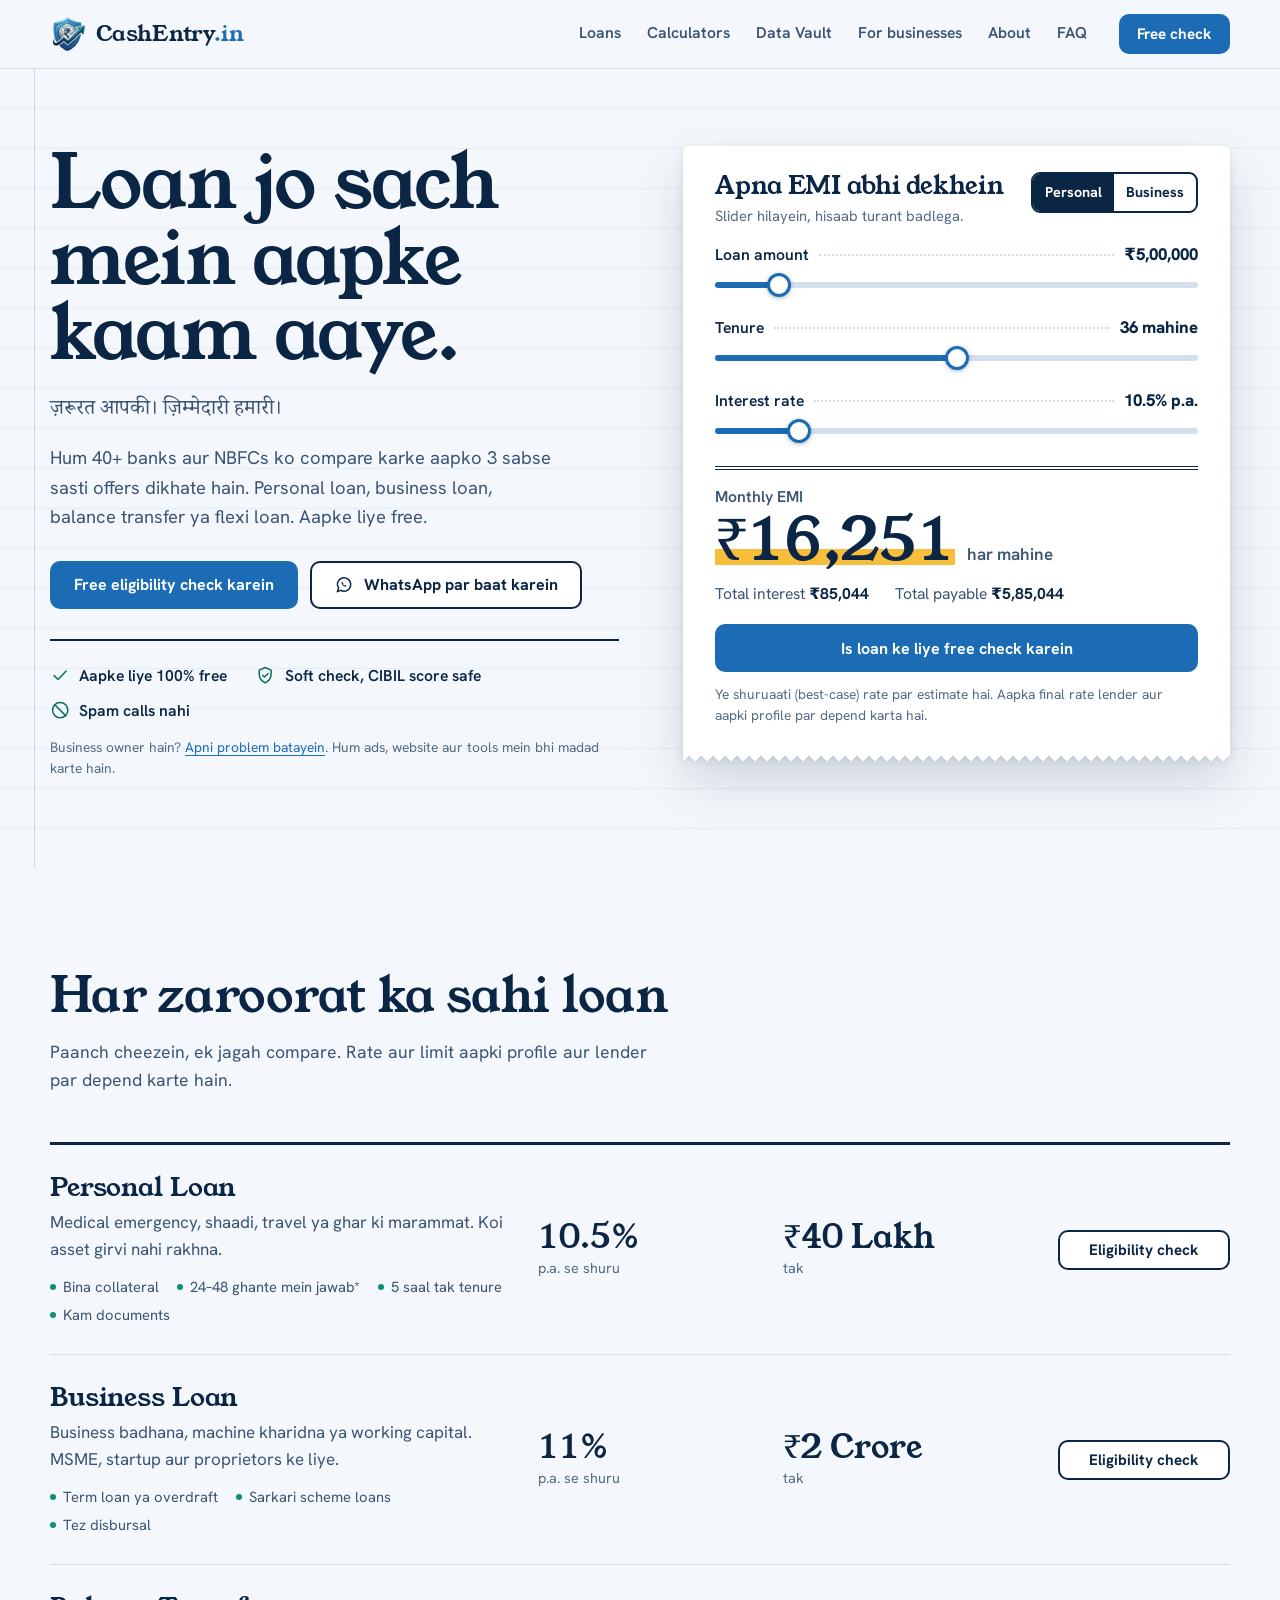
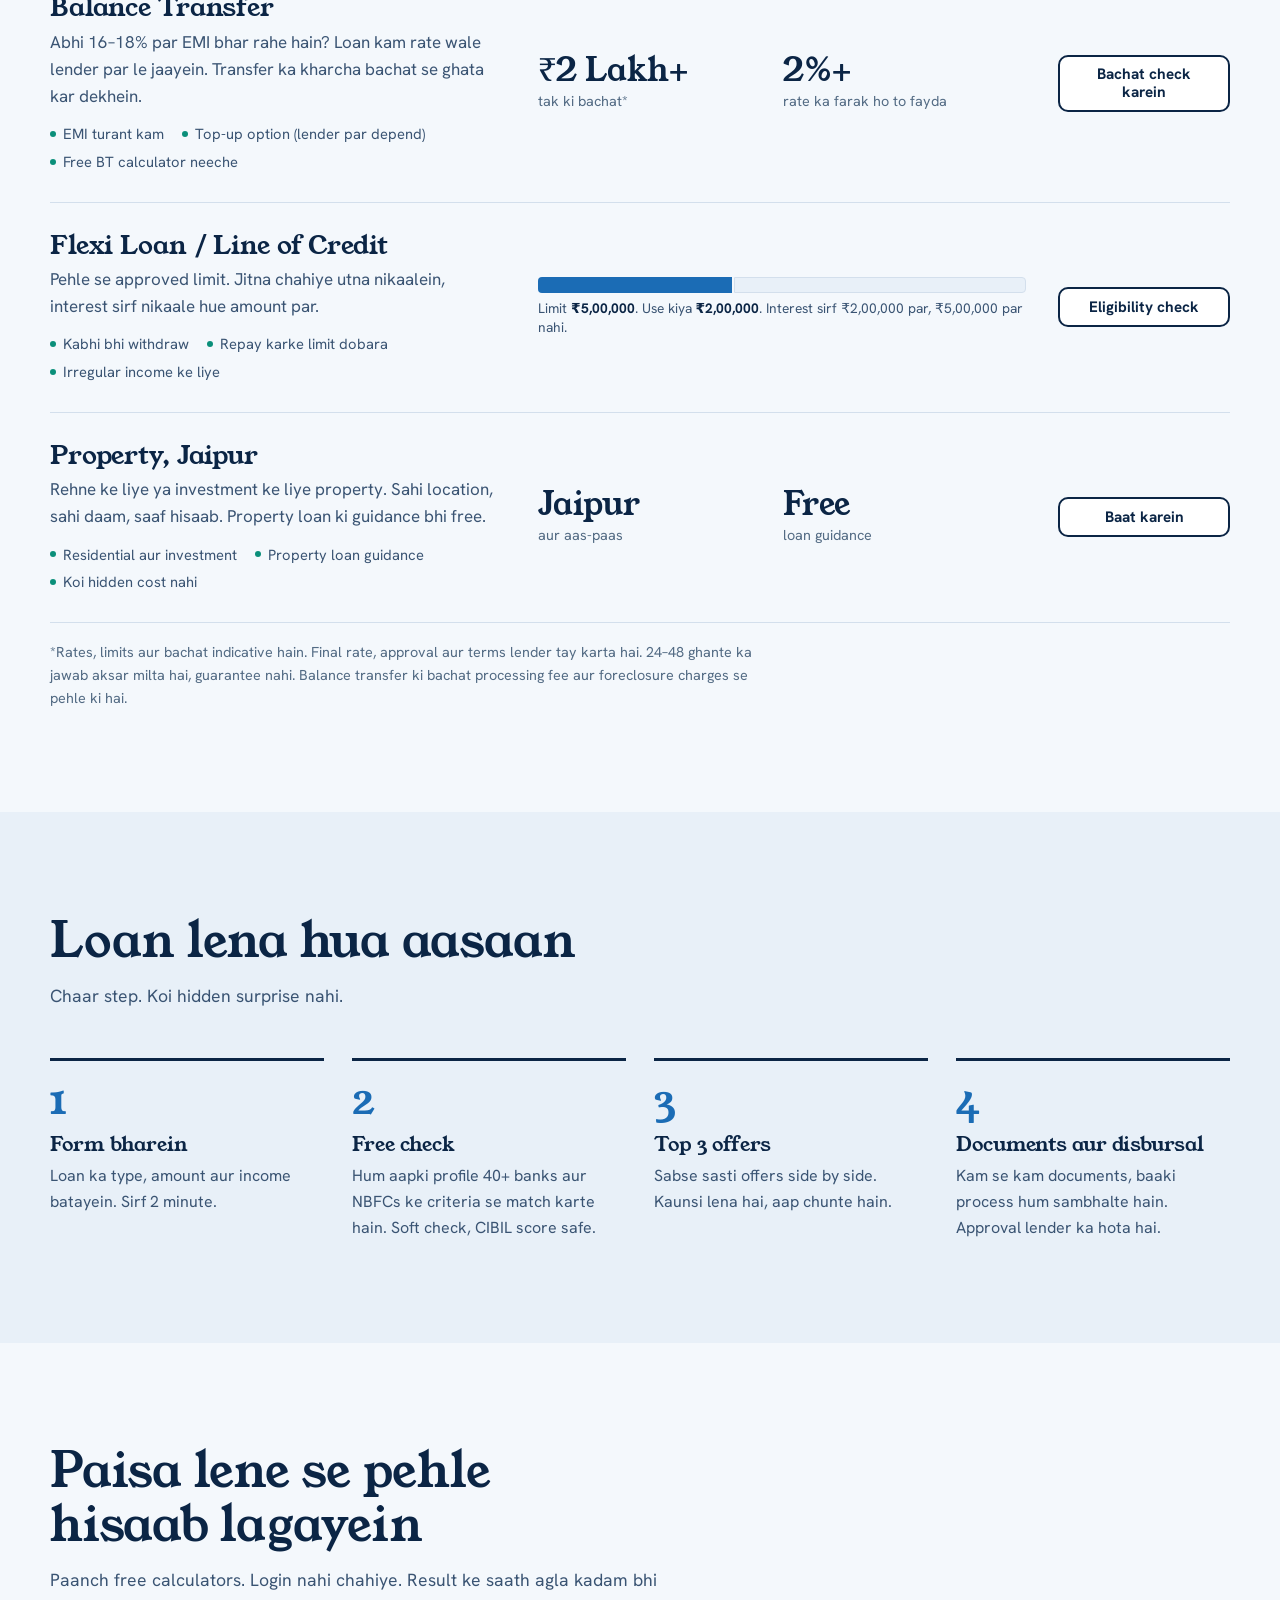
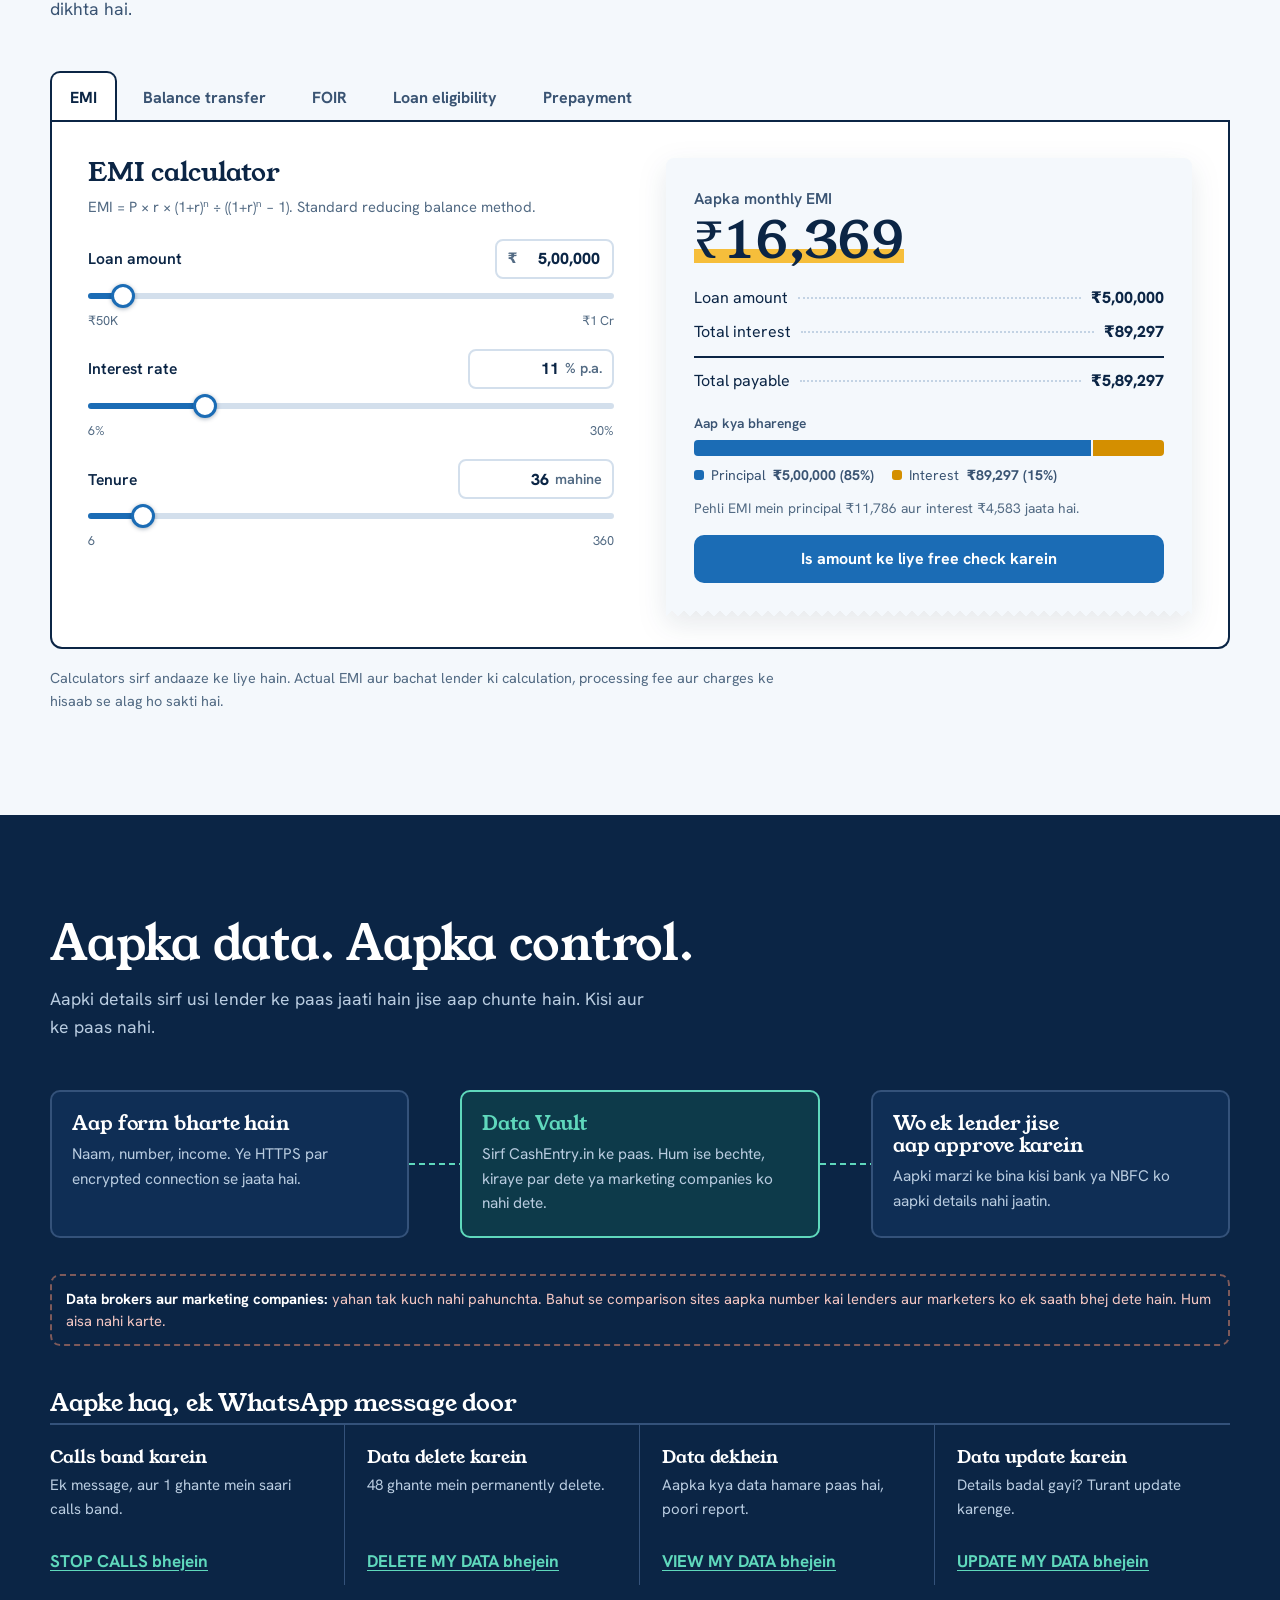
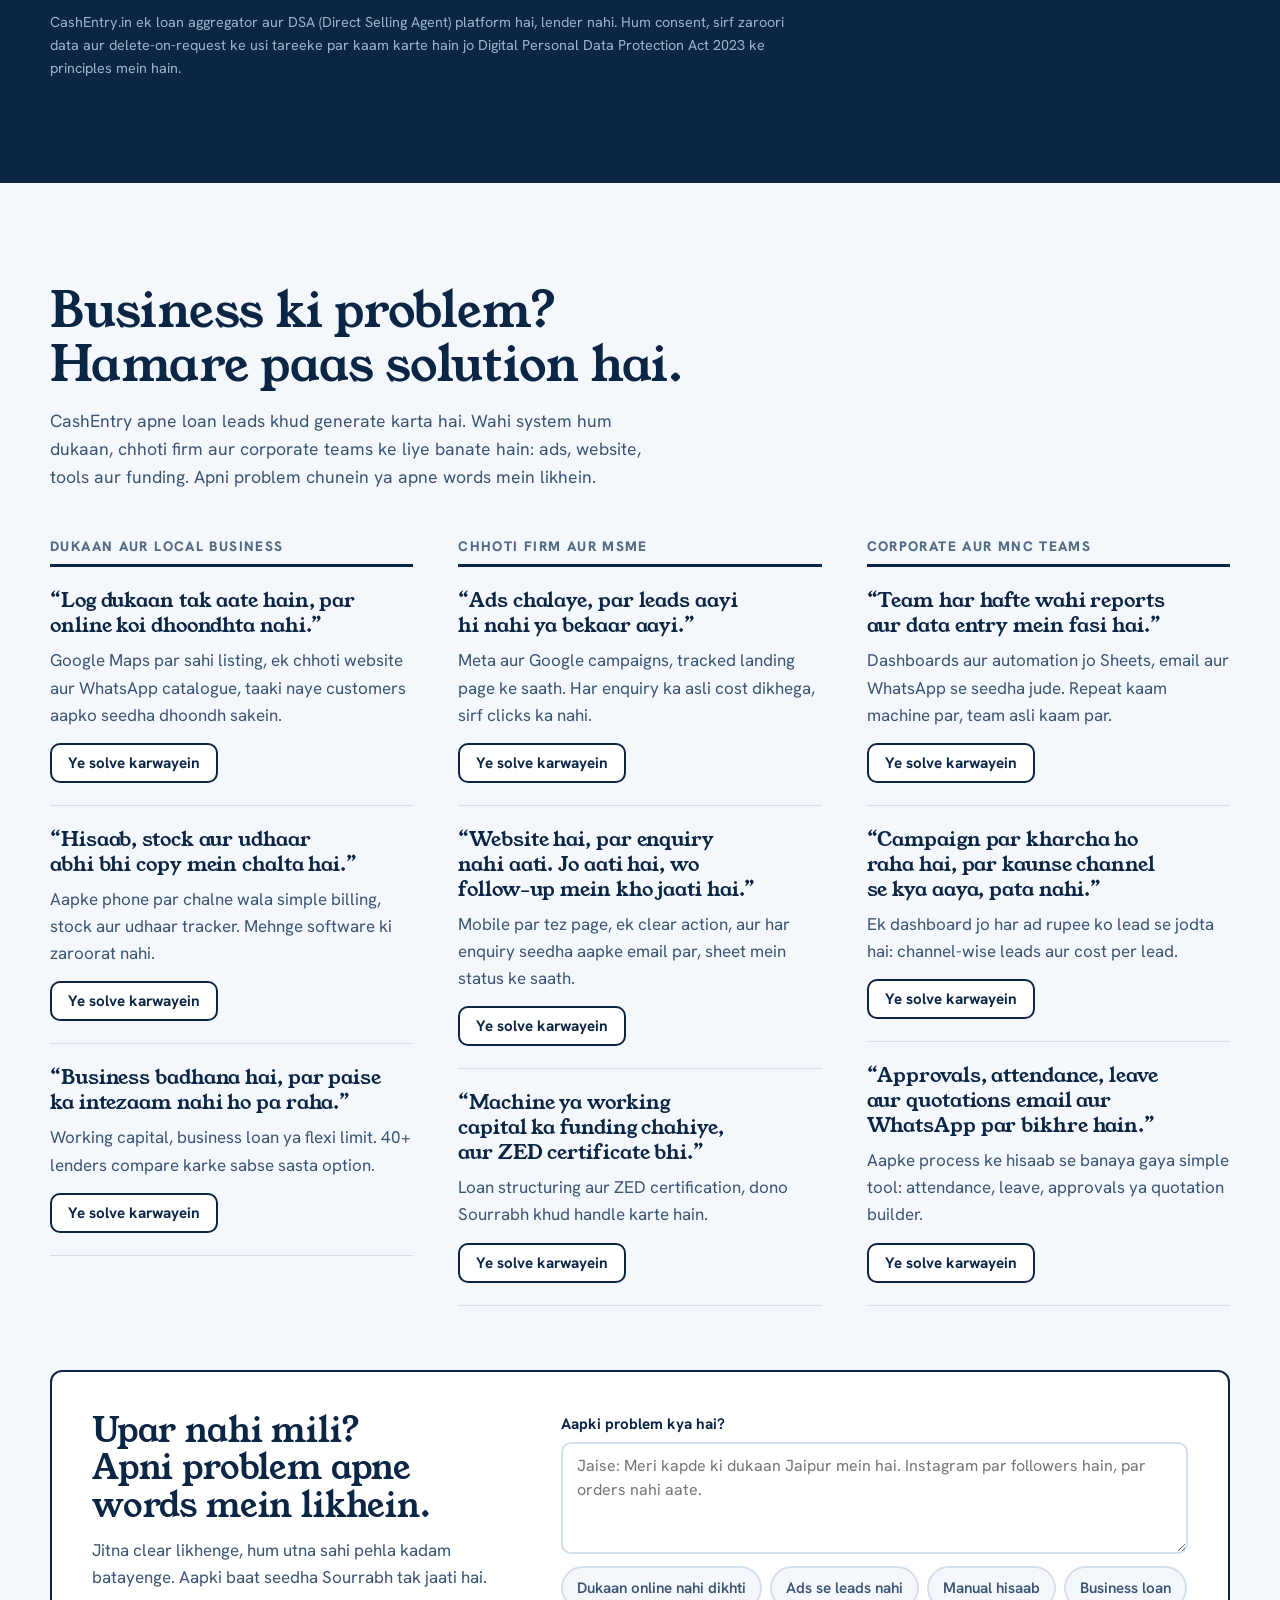
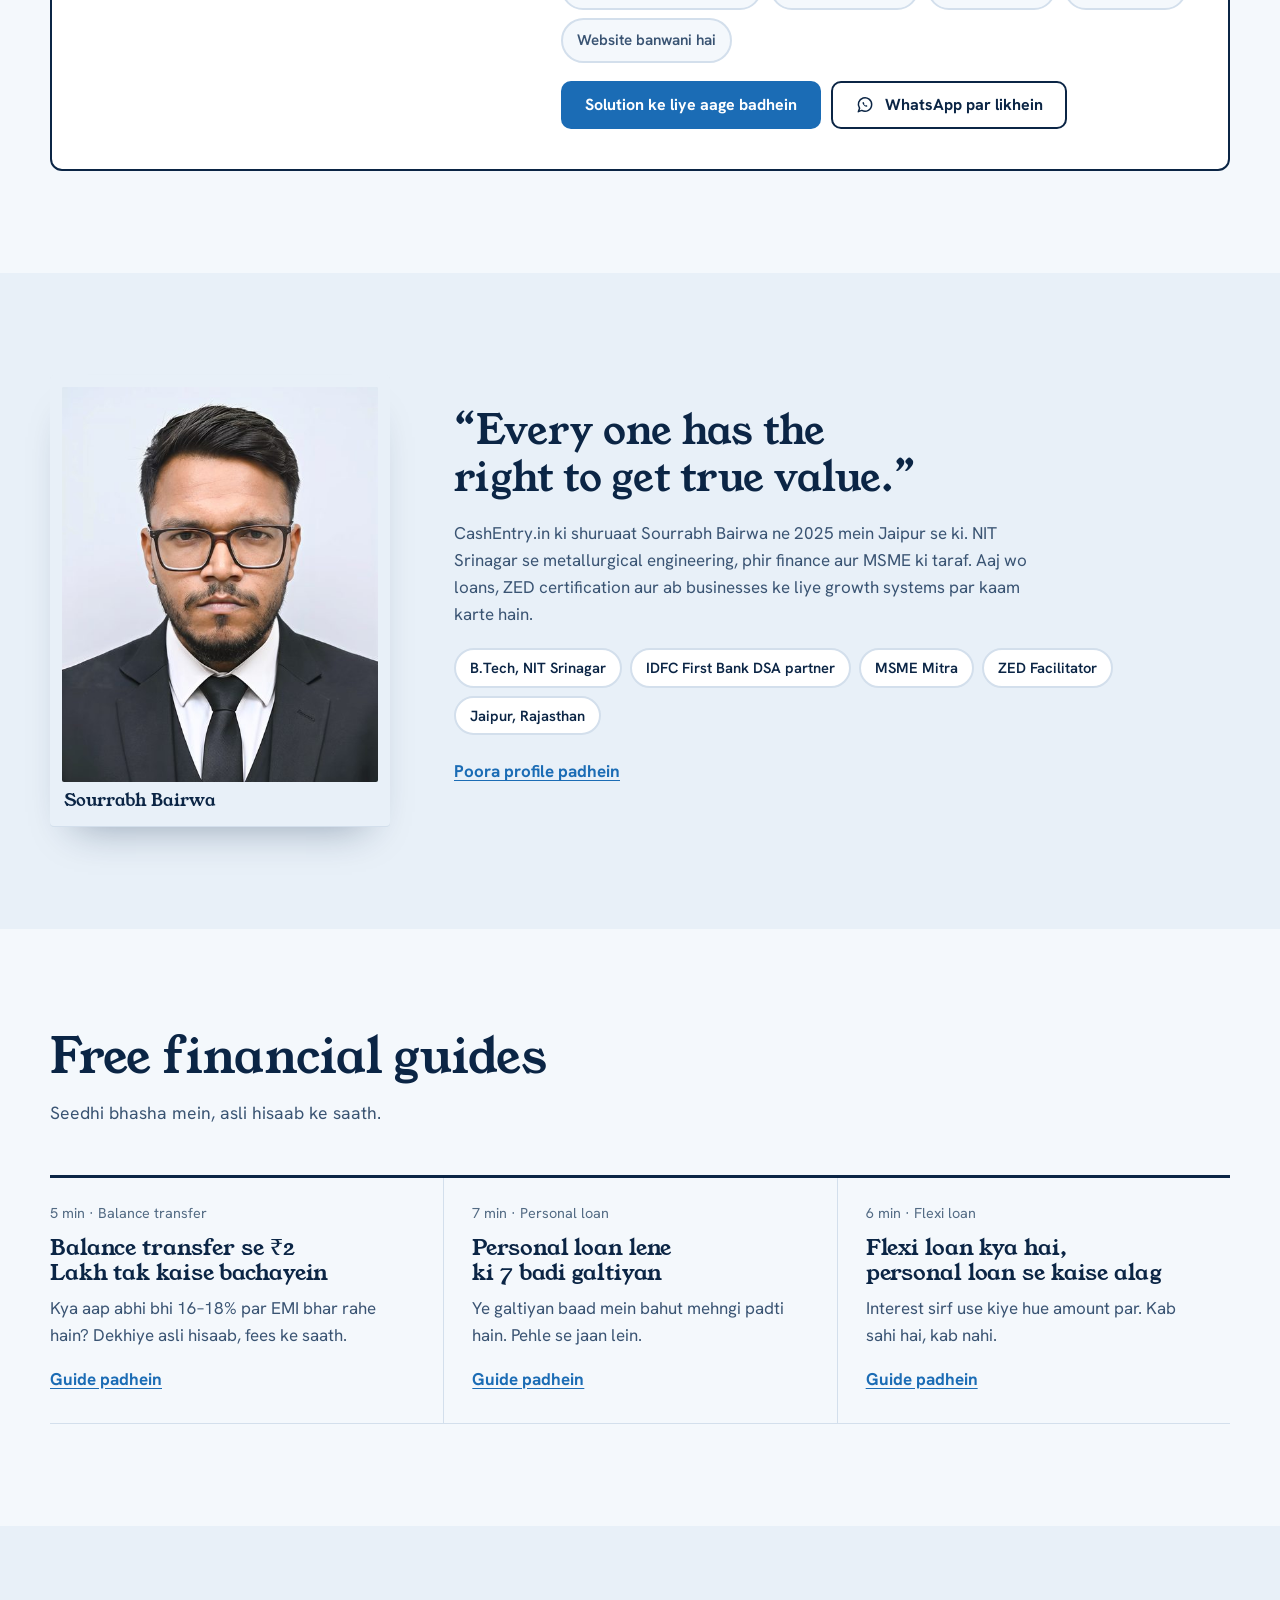
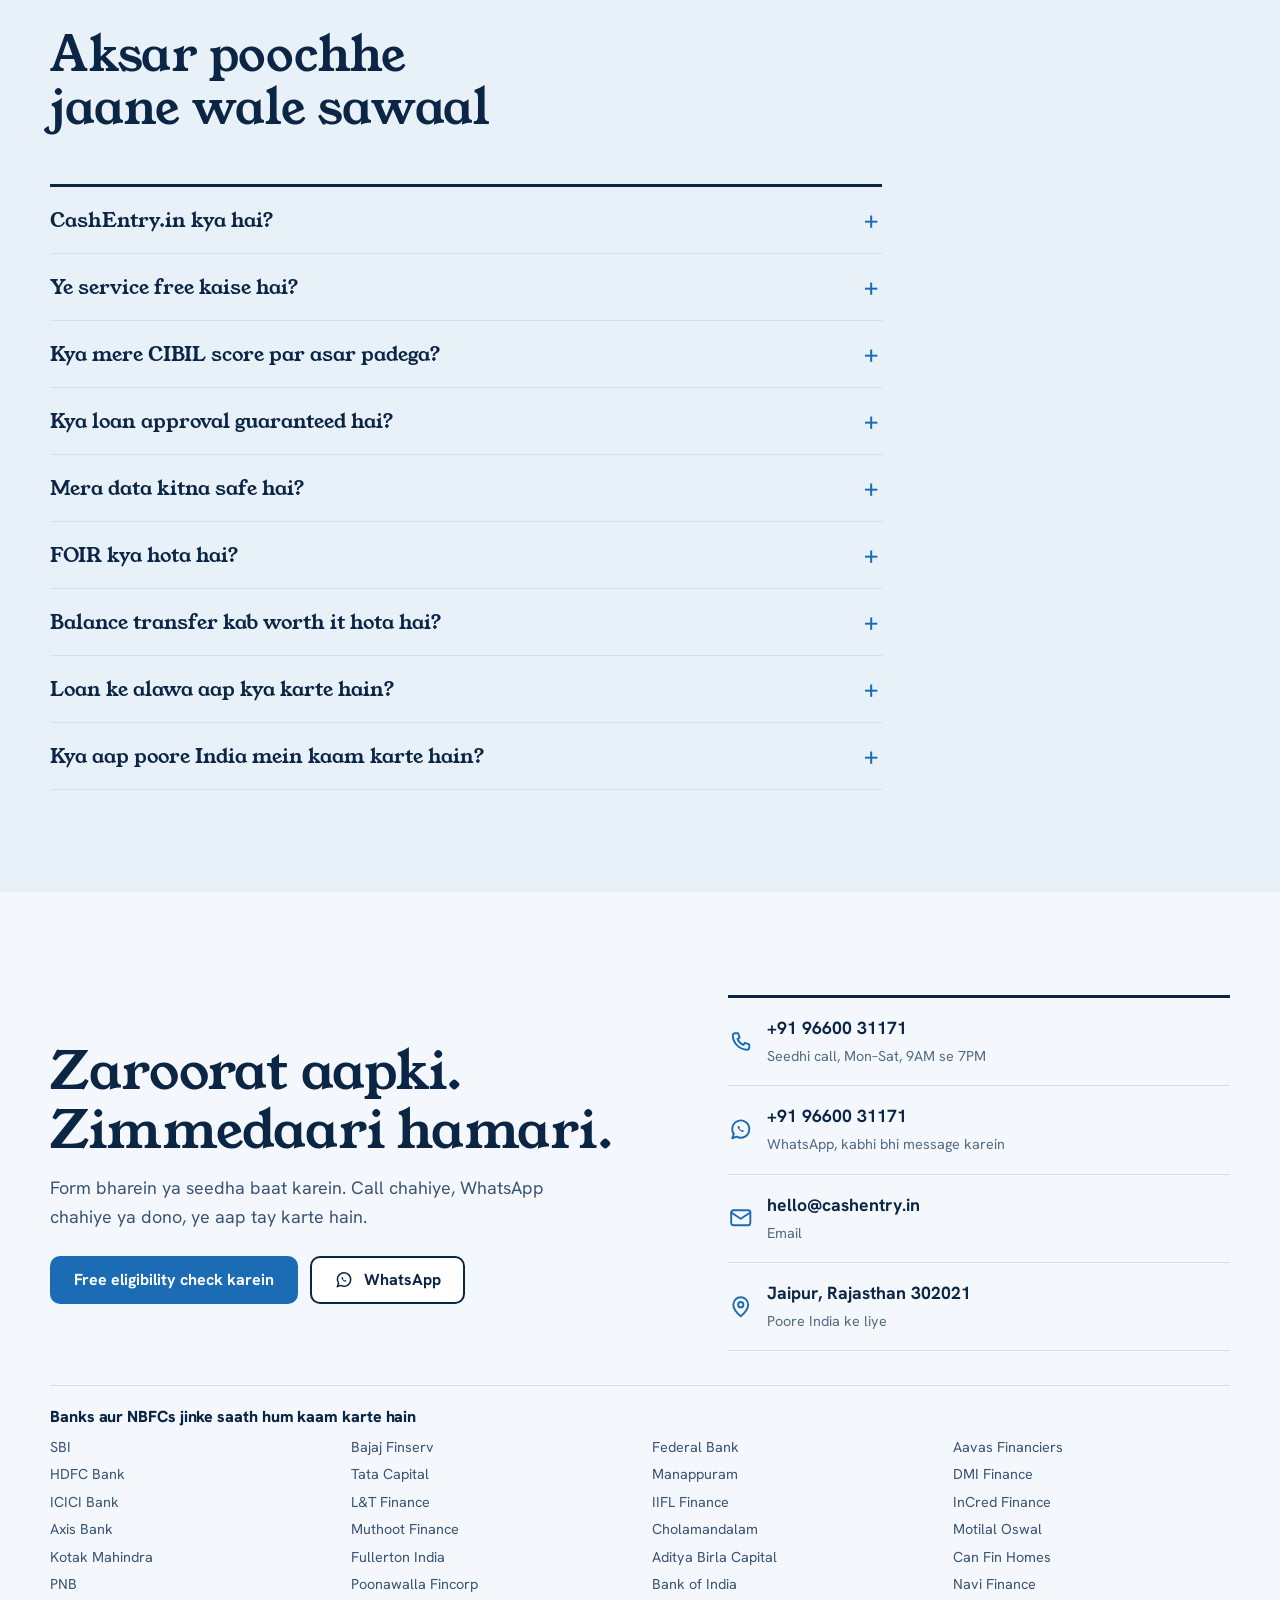
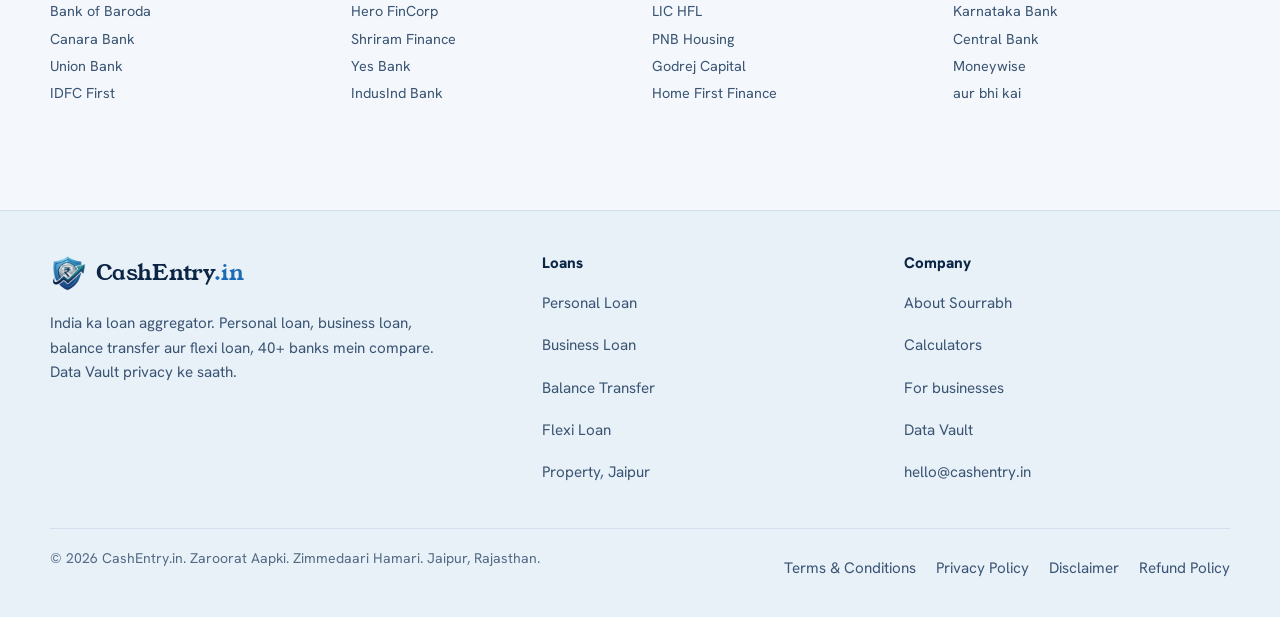
<file: index.html>
<!DOCTYPE html>
<html lang="en-IN">
<head>
<meta charset="utf-8">
<meta name="viewport" content="width=device-width, initial-scale=1">
<title>CashEntry.in | Compare Personal, Business & Balance Transfer Loans</title>
<meta name="description" content="Compare personal, business and balance transfer loans across 40+ banks. Free EMI calculators. Plus ads, websites and tools for shops, small firms and corporates.">
<meta name="robots" content="index, follow, max-image-preview:large">
<meta name="author" content="CashEntry.in">
<meta name="theme-color" content="#1B6CB5">
<link rel="canonical" href="https://cashentry.in/">
<link rel="icon" type="image/png" href="favicon.png">
<link rel="apple-touch-icon" href="favicon.png">
<meta name="geo.region" content="IN-RJ">
<meta name="geo.placename" content="Jaipur">
<meta property="og:type" content="website">
<meta property="og:url" content="https://cashentry.in/">
<meta property="og:site_name" content="CashEntry.in">
<meta property="og:title" content="CashEntry.in | Compare Personal, Business & Balance Transfer Loans">
<meta property="og:description" content="Compare personal, business and balance transfer loans across 40+ banks. Free EMI calculators. Plus ads, websites and tools for shops, small firms and corporates.">
<meta property="og:image" content="https://cashentry.in/favicon.png">
<meta property="og:locale" content="en_IN">
<meta name="twitter:card" content="summary">
<script type="application/ld+json">
{
 "@context": "https://schema.org",
 "@graph": [
  {
   "@type": "FinancialService",
   "name": "CashEntry.in",
   "url": "https://cashentry.in",
   "logo": "https://cashentry.in/favicon.png",
   "image": "https://cashentry.in/favicon.png",
   "description": "Loan aggregator and DSA platform. Compare personal loans, business loans, balance transfers and flexi loans across 40+ banks and NBFCs.",
   "slogan": "Zaroorat Aapki. Zimmedaari Hamari.",
   "email": "hello@cashentry.in",
   "telephone": "+919660031171",
   "address": {
    "@type": "PostalAddress",
    "addressLocality": "Jaipur",
    "addressRegion": "Rajasthan",
    "postalCode": "302021",
    "addressCountry": "IN"
   },
   "geo": {
    "@type": "GeoCoordinates",
    "latitude": 26.9124,
    "longitude": 75.7873
   },
   "openingHoursSpecification": {
    "@type": "OpeningHoursSpecification",
    "dayOfWeek": [
     "Monday",
     "Tuesday",
     "Wednesday",
     "Thursday",
     "Friday",
     "Saturday"
    ],
    "opens": "09:00",
    "closes": "19:00"
   },
   "areaServed": {
    "@type": "Country",
    "name": "India"
   },
   "serviceType": [
    "Personal Loan",
    "Business Loan",
    "Balance Transfer",
    "Flexi Loan",
    "Loan Aggregator",
    "DSA Services",
    "Lead generation campaigns",
    "Website development",
    "Business tools and automation",
    "MSME consulting"
   ],
   "sameAs": [
    "https://instagram.com/thesourrabhbairwa"
   ]
  },
  {
   "@type": "FAQPage",
   "mainEntity": [
    {
     "@type": "Question",
     "name": "CashEntry.in kya hai?",
     "acceptedAnswer": {
      "@type": "Answer",
      "text": "CashEntry.in ek loan aggregator aur DSA (Direct Selling Agent) platform hai. Hum khud loan nahi dete. Hum aapki profile ke hisaab se 40+ banks aur NBFCs compare karke best offers dikhate hain: personal loan, business loan, balance transfer aur flexi loan."
     }
    },
    {
     "@type": "Question",
     "name": "Ye service free kaise hai?",
     "acceptedAnswer": {
      "@type": "Answer",
      "text": "Aapse hum koi fee nahi lete: na consultation, na processing. Jab loan disburse hota hai, tab lender hume commission deta hai. Agar koi CashEntry.in ke naam par paise maange, to hello@cashentry.in par turant report karein."
     }
    },
    {
     "@type": "Question",
     "name": "Kya mere CIBIL score par asar padega?",
     "acceptedAnswer": {
      "@type": "Answer",
      "text": "Hamare eligibility check se aapka score nahi girta. Jab aap kisi ek lender ko formally apply karte hain, tab wo apni credit inquiry karta hai. Isiliye hum kai banks mein ek saath apply karne se bachate hain, kyunki har hard inquiry score par asar daal sakti hai."
     }
    },
    {
     "@type": "Question",
     "name": "Kya loan approval guaranteed hai?",
     "acceptedAnswer": {
      "@type": "Answer",
      "text": "Nahi. Approval, rate aur terms lender tay karta hai, aapki credit profile, income aur KYC ke hisaab se. Hum aapko sahi lender tak pahunchne mein madad karte hain, approval ki guarantee nahi dete."
     }
    },
    {
     "@type": "Question",
     "name": "Mera data kitna safe hai?",
     "acceptedAnswer": {
      "@type": "Answer",
      "text": "Aapka data sirf CashEntry.in ke paas rehta hai aur sirf usi lender ko jaata hai jise aap approve karte hain. Hum use kisi third-party marketing company ko nahi bechte. WhatsApp par \"DELETE MY DATA\" bhejne par 48 ghante mein data permanently delete ho jaata hai."
     }
    },
    {
     "@type": "Question",
     "name": "FOIR kya hota hai?",
     "acceptedAnswer": {
      "@type": "Answer",
      "text": "FOIR ka matlab Fixed Obligation to Income Ratio. Formula: total monthly EMIs ÷ monthly income × 100. Zyada tar lenders 50–70% tak ki limit rakhte hain. FOIR jitna kam, approval ke chance utne behtar."
     }
    },
    {
     "@type": "Question",
     "name": "Balance transfer kab worth it hota hai?",
     "acceptedAnswer": {
      "@type": "Answer",
      "text": "Jab naye aur purane rate mein 2% ya usse zyada ka farak ho, baaki tenure 12 mahine se zyada ho, aur processing fee aur foreclosure charges bachat se kam hon. Hamara balance transfer calculator transfer ka kharcha ghata kar net bachat aur break-even mahine batata hai."
     }
    },
    {
     "@type": "Question",
     "name": "Loan ke alawa aap kya karte hain?",
     "acceptedAnswer": {
      "@type": "Answer",
      "text": "Loan CashEntry ka core kaam hai. Iske saath hum dukaan, chhoti firm aur corporate teams ke liye ads, website aur business tools bhi banate hain. Apni problem \"For businesses\" section mein likhein, hum batayenge pehla kadam kya hoga."
     }
    },
    {
     "@type": "Question",
     "name": "Kya aap poore India mein kaam karte hain?",
     "acceptedAnswer": {
      "@type": "Answer",
      "text": "Haan. Hum Jaipur, Rajasthan se kaam karte hain aur poore India mein loan services dete hain. Property help abhi Jaipur aur aas-paas ke liye hai."
     }
    }
   ]
  }
 ]
}
</script>
<link rel="preconnect" href="https://fonts.googleapis.com">
<link rel="preconnect" href="https://fonts.gstatic.com" crossorigin>
<link rel="stylesheet" href="https://fonts.googleapis.com/css2?family=Hanken+Grotesk:wght@400;500;600;700;800&family=Noto+Serif+Devanagari:wght@400&family=Young+Serif&display=swap">
<style>
/* ---------------------------------------------------------------
   CashEntry.in v2
   Concept: an honest ledger. Ruled paper, a printed rate slip,
   one dark "vault" section. Everything else stays quiet.
   --------------------------------------------------------------- */
:root{
  --ink:#0B2545;          /* deep navy, body text + vault ground */
  --ink2:#3A5473;         /* secondary text */
  --ink3:#536B84;         /* tertiary, captions */
  --paper:#F4F8FC;        /* cool blue-white page */
  --paper2:#E8F0F8;       /* recessed bands */
  --white:#FFFFFF;
  --rule:#D3DFEC;
  --shield:#1B6CB5;       /* logo blue: actions, principal */
  --shield-d:#14548E;
  --arrow:#0A6F60;        /* logo teal (text-safe): savings, success */
  --arrow-m:#0A8F7A;      /* logo teal (marks) */
  --mint:#5FD8BC;         /* teal on dark */
  --amber:#D48F00;        /* interest / cost marks */
  --marigold:#F6BE3B;     /* highlighter only, never text */
  --alert:#B3261E;
  --f-display:'Young Serif','Noto Serif Devanagari',Georgia,'Times New Roman',serif;
  --f-body:'Hanken Grotesk','Noto Sans Devanagari',system-ui,-apple-system,'Segoe UI',Roboto,sans-serif;
  --gutter:clamp(16px,4vw,40px);
  --maxw:1180px;
  --r:10px;
}
*,*::before,*::after{box-sizing:border-box}
html{scroll-behavior:smooth;-webkit-text-size-adjust:100%;scroll-padding-top:84px}
body{margin:0;font-family:var(--f-body);font-size:1.0625rem;line-height:1.6;color:var(--ink);background:var(--paper);-webkit-font-smoothing:antialiased;text-rendering:optimizeLegibility}
img,svg{max-width:100%}
h1,h2,h3,h4{margin:0;font-family:var(--f-display);font-weight:400;line-height:1.12;letter-spacing:-.005em;text-wrap:balance}
p{margin:0}
ul,ol{margin:0;padding:0;list-style:none}
a{color:var(--shield);text-underline-offset:3px}
a:hover{color:var(--shield-d)}
button,input,select,textarea{font:inherit;color:inherit}
button{cursor:pointer}
.num{font-variant-numeric:tabular-nums lining-nums}
.sr{position:absolute;width:1px;height:1px;overflow:hidden;clip:rect(0 0 0 0);white-space:nowrap}
:focus-visible{outline:3px solid var(--marigold);outline-offset:2px;border-radius:4px}
.skip{position:absolute;left:12px;top:-60px;background:var(--ink);color:#fff;padding:10px 16px;border-radius:8px;z-index:200}
.skip:focus{top:12px}
.wrap{width:min(var(--maxw),100% - 2*var(--gutter));margin-inline:auto}
.section{padding-block:clamp(56px,8vw,104px)}
.band{background:var(--paper2)}
.ico{width:1.25em;height:1.25em;flex:none;stroke:currentColor;fill:none;stroke-width:1.8;stroke-linecap:round;stroke-linejoin:round}
.ico.fill{fill:currentColor;stroke:none}

/* section heads */
.head{max-width:44rem;margin-bottom:clamp(28px,4vw,48px)}
.head h2{font-size:clamp(1.9rem,1.2rem + 2.6vw,3rem)}
.head p{margin-top:14px;color:var(--ink2);font-size:1.1rem;max-width:38rem}

/* buttons */
.btn{display:inline-flex;align-items:center;justify-content:center;gap:10px;min-height:48px;padding:12px 22px;border-radius:var(--r);border:2px solid transparent;font-weight:700;font-size:1rem;line-height:1.2;text-decoration:none;text-align:center;transition:background-color .15s,border-color .15s,color .15s,transform .15s}
.btn-primary{background:var(--shield);color:#fff}
.btn-primary:hover{background:var(--shield-d);color:#fff}
.btn-ghost{background:var(--white);color:var(--ink);border-color:var(--ink)}
.btn-ghost:hover{background:var(--ink);color:#fff}
.btn-wa{background:#0F7A4A;color:#fff}
.btn-wa:hover{background:#0B6039;color:#fff}
.btn-sm{min-height:40px;padding:8px 16px;font-size:.95rem}
.btn-block{width:100%}
.btn[disabled]{opacity:.6;cursor:not-allowed}
.textlink{font-weight:700}

/* ---------- nav ---------- */
.nav{position:sticky;top:0;z-index:60;background:rgba(244,248,252,.94);backdrop-filter:saturate(1.4) blur(10px);-webkit-backdrop-filter:saturate(1.4) blur(10px);border-bottom:1px solid var(--rule)}
.nav .wrap{display:flex;align-items:center;gap:28px;min-height:68px}
.brand{display:inline-flex;align-items:center;gap:10px;text-decoration:none;color:var(--ink);font-family:var(--f-display);font-size:1.4rem;letter-spacing:-.01em}
.brand img{width:36px;height:36px;object-fit:contain}
.brand b{font-weight:400;color:var(--shield)}
.nav-links{display:flex;gap:26px;margin-left:auto}
.nav-links a{color:var(--ink2);text-decoration:none;font-weight:600;font-size:.98rem;padding:6px 0;border-bottom:2px solid transparent}
.nav-links a:hover{color:var(--ink);border-bottom-color:var(--marigold)}
.nav .btn{margin-left:4px}
.menu-btn{display:none;margin-left:auto;background:none;border:2px solid var(--ink);border-radius:8px;width:44px;height:44px;align-items:center;justify-content:center}
.mnav{display:none;border-top:1px solid var(--rule);background:var(--paper);padding:8px var(--gutter) 20px}
.mnav a{display:block;padding:14px 0;border-bottom:1px solid var(--rule);color:var(--ink);text-decoration:none;font-weight:600}
.mnav a.btn{display:flex;margin-top:16px;width:100%;padding:12px 22px;border-bottom:2px solid transparent;font-weight:700}
.mnav a.btn-primary{color:#fff}
.mnav.open{display:block}

/* ---------- hero ---------- */
.hero{position:relative;padding-block:clamp(36px,6vw,80px) clamp(56px,7vw,96px);overflow:hidden;
  background:
    repeating-linear-gradient(to bottom,transparent 0,transparent 39px,rgba(27,108,181,.085) 39px,rgba(27,108,181,.085) 40px),
    var(--paper)}
.hero::before{content:"";position:absolute;top:0;bottom:0;left:calc(max(var(--gutter),(100% - var(--maxw))/2) - 16px);width:1px;background:rgba(27,108,181,.22)}
.hero-grid{position:relative;display:grid;grid-template-columns:minmax(0,1.02fr) minmax(0,.98fr);gap:clamp(32px,5vw,72px);align-items:start}
.hero h1{font-size:clamp(2.55rem,1.15rem + 4.9vw,4.6rem);line-height:1.03;letter-spacing:-.015em}
.hero .hi{margin-top:18px;font-size:1.3rem;color:var(--ink2);font-family:var(--f-display)}
.hero .lede{margin-top:20px;max-width:32rem;font-size:1.15rem;color:var(--ink2)}
.hero-cta{display:flex;flex-wrap:wrap;gap:12px;margin-top:28px}
.assure{display:flex;flex-wrap:wrap;gap:10px 28px;margin-top:30px;padding-top:22px;border-top:2px solid var(--ink)}
.assure li{display:flex;align-items:center;gap:9px;font-weight:600;font-size:.98rem}
.assure .ico{color:var(--arrow);width:1.3em;height:1.3em}

/* ---------- the slip ---------- */
.slipwrap{position:relative;filter:drop-shadow(0 22px 26px rgba(11,37,69,.16)) drop-shadow(0 2px 3px rgba(11,37,69,.10));margin-bottom:12px}
.slip{position:relative;background:var(--white);padding:26px clamp(18px,3vw,32px) 30px;border-radius:6px 6px 0 0}
.slip::after{content:"";position:absolute;left:0;right:0;top:calc(100% - 1px);height:9px;
  background:
    linear-gradient(135deg,var(--white) 4.5px,transparent 0) 0 0/12px 9px repeat-x,
    linear-gradient(225deg,var(--white) 4.5px,transparent 0) 0 0/12px 9px repeat-x}
.slip-head{display:flex;align-items:flex-start;justify-content:space-between;gap:16px;margin-bottom:6px}
.slip-head h2{font-size:1.55rem}
.slip-head .sub{font-size:.92rem;color:var(--ink3);margin-top:4px}
.seg{display:inline-flex;border:2px solid var(--ink);border-radius:9px;overflow:hidden;flex:none}
.seg button{border:0;background:transparent;padding:7px 12px;font-weight:700;font-size:.9rem;color:var(--ink)}
.seg button[aria-pressed="true"]{background:var(--ink);color:#fff}
.lines{margin-top:14px;display:grid;gap:14px}
.line .top{display:flex;align-items:baseline;gap:10px}
.line label,.line .lbl{font-weight:600;font-size:.98rem}
.line .lead{flex:1;border-bottom:2px dotted var(--rule);transform:translateY(-4px);min-width:12px}
.line output{font-weight:800;font-size:1.05rem}
.total{margin-top:20px;padding-top:14px;border-top:4px double var(--ink)}
.total .k{font-weight:600;color:var(--ink2);font-size:.98rem}
.total .big{display:flex;align-items:baseline;flex-wrap:wrap;gap:8px 12px;margin-top:2px}
.total .amt{font-family:var(--f-display);font-size:clamp(2.6rem,2rem + 2.4vw,3.6rem);line-height:1.05;background:linear-gradient(transparent 64%,var(--marigold) 64%,var(--marigold) 90%,transparent 90%)}
.total .per{font-weight:600;color:var(--ink2)}
.pair{display:flex;flex-wrap:wrap;gap:6px 26px;margin-top:10px;font-size:.98rem;color:var(--ink2)}
.pair b{color:var(--ink)}
.fine{margin-top:12px;font-size:.86rem;color:var(--ink3);line-height:1.5}
.slip .btn{margin-top:18px}
.printing .slip{animation:print .7s cubic-bezier(.2,.7,.2,1) both}
@keyframes print{from{clip-path:inset(0 0 58% 0);transform:translateY(-10px)}to{clip-path:inset(0 0 -20px 0);transform:none}}

/* range sliders */
.range{--p:50%;-webkit-appearance:none;appearance:none;width:100%;height:30px;background:transparent;margin:2px 0 0;cursor:pointer;display:block}
.range::-webkit-slider-runnable-track{height:6px;border-radius:3px;background:linear-gradient(to right,var(--shield) var(--p),var(--rule) var(--p))}
.range::-moz-range-track{height:6px;border-radius:3px;background:var(--rule)}
.range::-moz-range-progress{height:6px;border-radius:3px;background:var(--shield)}
.range::-webkit-slider-thumb{-webkit-appearance:none;width:24px;height:24px;border-radius:50%;background:#fff;border:3px solid var(--shield);margin-top:-9px;box-shadow:0 1px 4px rgba(11,37,69,.35)}
.range::-moz-range-thumb{width:18px;height:18px;border-radius:50%;background:#fff;border:3px solid var(--shield);box-shadow:0 1px 4px rgba(11,37,69,.35)}
.range:focus-visible{outline:none}
.range:focus-visible::-webkit-slider-thumb{outline:3px solid var(--marigold);outline-offset:2px}
.range:focus-visible::-moz-range-thumb{outline:3px solid var(--marigold);outline-offset:2px}

/* ---------- application steps (inside the slip) ---------- */
.pane[hidden]{display:none}
.prog{display:flex;gap:6px;margin:0 0 16px}
.prog i{flex:1;height:5px;border-radius:3px;background:var(--rule)}
.prog i.on{background:var(--shield)}
.pane h3{font-size:1.45rem;outline:none}
.pane .hint{color:var(--ink2);font-size:.98rem;margin-top:6px}
.fields{display:grid;gap:16px;margin-top:18px}
.f label,.f .flabel{display:block;font-weight:700;font-size:.95rem;margin-bottom:6px}
.f input[type=text],.f input[type=tel],.f input[type=email],.f select,.f textarea{width:100%;min-height:48px;padding:10px 14px;background:var(--white);border:2px solid var(--rule);border-radius:var(--r);font-size:1rem}
.f select{appearance:none;-webkit-appearance:none;background-image:url("data:image/svg+xml,%3Csvg xmlns='http://www.w3.org/2000/svg' width='14' height='9' viewBox='0 0 14 9'%3E%3Cpath d='M1 1l6 6 6-6' fill='none' stroke='%230B2545' stroke-width='2' stroke-linecap='round' stroke-linejoin='round'/%3E%3C/svg%3E");background-repeat:no-repeat;background-position:right 14px center;padding-right:40px}
.f input:hover,.f select:hover,.f textarea:hover{border-color:#B5C7DB}
.f input:focus,.f select:focus,.f textarea:focus{outline:none;border-color:var(--shield);box-shadow:0 0 0 3px rgba(27,108,181,.2)}
.f.bad input,.f.bad select,.f.bad textarea{border-color:var(--alert)}
.f textarea{display:block;min-height:112px;line-height:1.5;resize:vertical}
.f .opt{font-weight:500;color:var(--ink3)}
.f .err{display:none;margin-top:6px;color:var(--alert);font-weight:600;font-size:.9rem}
.f.bad .err{display:block}
.two{display:grid;grid-template-columns:1fr 1fr;gap:14px}
.mob{display:flex}
.mob span{display:flex;align-items:center;padding:0 12px;border:2px solid var(--rule);border-right:0;border-radius:var(--r) 0 0 var(--r);background:var(--paper);font-weight:700;color:var(--ink2)}
.mob input{border-radius:0 var(--r) var(--r) 0 !important}
.choices{display:grid;grid-template-columns:1fr 1fr;gap:10px}
.choice{position:relative}
.choice input{position:absolute;opacity:0;inset:0;width:100%;height:100%;margin:0;cursor:pointer}
.choice span{display:flex;flex-direction:column;justify-content:center;min-height:56px;padding:10px 14px;border:2px solid var(--rule);border-radius:var(--r);background:var(--white);font-weight:700;line-height:1.25;transition:border-color .12s,background-color .12s}
.choice small{font-weight:500;color:var(--ink3);font-size:.82rem}
.choice input:hover+span{border-color:#B5C7DB}
.choice input:checked+span{border-color:var(--shield);background:#EAF3FB;box-shadow:inset 0 0 0 1px var(--shield)}
.choice input:focus-visible+span{outline:3px solid var(--marigold);outline-offset:2px}
.vaultnote{margin-top:16px;padding:12px 14px;background:var(--paper);border-left:4px solid var(--arrow-m);font-size:.9rem;color:var(--ink2);line-height:1.5}
.vaultnote b{color:var(--ink)}
.consent{display:flex;gap:12px;align-items:flex-start;margin-top:16px;font-size:.92rem;color:var(--ink2);line-height:1.5}
.consent input{width:22px;height:22px;margin:1px 0 0;flex:none;accent-color:var(--shield)}
.consent.bad{color:var(--alert)}
.actions{display:flex;gap:10px;margin-top:20px}
.actions .btn-back{flex:none}
.actions .btn-primary{flex:1}
.formerr{margin-top:12px;padding:12px 14px;background:#FCEDEC;border:2px solid var(--alert);border-radius:var(--r);color:#7A1913;font-weight:600;font-size:.95rem}
.done h3{color:var(--arrow)}
.done ul{margin-top:16px;display:grid;gap:10px}
.done li{display:flex;gap:10px;align-items:flex-start}
.done li .ico{color:var(--arrow);margin-top:3px}
.hp{position:absolute;left:-9999px;width:1px;height:1px;overflow:hidden}

/* ---------- rate board ---------- */
.board{border-top:3px solid var(--ink)}
.lrow{display:grid;grid-template-columns:minmax(0,1.5fr) minmax(0,.7fr) minmax(0,.8fr) 172px;gap:14px 32px;align-items:center;padding:28px 0;border-bottom:1px solid var(--rule)}
.lrow h3{font-size:1.65rem}
.lrow>.btn{width:100%}
.lrow .what{margin-top:6px;color:var(--ink2);max-width:34rem}
.ticks{display:flex;flex-wrap:wrap;gap:4px 18px;margin-top:12px;font-size:.92rem;color:var(--ink2)}
.ticks li{display:flex;align-items:center;gap:7px}
.ticks li::before{content:"";width:6px;height:6px;border-radius:50%;background:var(--arrow-m)}
.fig .v{font-family:var(--f-display);font-size:2rem;line-height:1.1;display:block}
.fig .l{font-size:.9rem;color:var(--ink3);margin-top:2px;display:block}
.flexbar{display:grid;gap:6px;min-width:0}
.flexbar .bar{display:flex;gap:2px;height:16px}
.flexbar .bar i{display:block;height:100%}
.flexbar .bar i:first-child{background:var(--shield);border-radius:4px 0 0 4px}
.flexbar .bar i:last-child{background:var(--paper2);border:1px solid var(--rule);border-radius:0 4px 4px 0}
.flexbar .cap{font-size:.86rem;color:var(--ink2);line-height:1.4}
.flexbar .cap b{color:var(--ink)}
.note{margin-top:18px;font-size:.9rem;color:var(--ink3);max-width:46rem}

/* ---------- process ---------- */
.steps{display:grid;grid-template-columns:repeat(4,minmax(0,1fr));gap:28px}
.steps li{padding-top:18px;border-top:3px solid var(--ink);position:relative}
.steps .n{font-family:var(--f-display);font-size:2.6rem;line-height:1;color:var(--shield)}
.steps h3{font-size:1.25rem;margin-top:12px}
.steps p{margin-top:8px;color:var(--ink2);font-size:1rem}

/* ---------- calculators ---------- */
.tabs{display:flex;gap:6px;border-bottom:2px solid var(--ink);overflow-x:auto;scrollbar-width:thin;-webkit-overflow-scrolling:touch}
.tabs button{flex:none;border:2px solid transparent;border-bottom:0;background:transparent;padding:12px 18px;font-weight:700;font-size:1rem;border-radius:10px 10px 0 0;color:var(--ink2);white-space:nowrap;margin-bottom:-2px}
.tabs button:hover{color:var(--ink)}
.tabs button[aria-selected="true"]{background:var(--white);border-color:var(--ink);color:var(--ink);position:relative}
.tabs button[aria-selected="true"]::after{content:"";position:absolute;left:0;right:0;bottom:-2px;height:2px;background:var(--white)}
.calc{background:var(--white);border:2px solid var(--ink);border-top:0;border-radius:0 0 12px 12px;padding:clamp(20px,3vw,36px)}
.calc[hidden]{display:none}
.calc-grid{display:grid;grid-template-columns:minmax(0,1fr) minmax(0,1fr);gap:clamp(24px,4vw,56px);align-items:start}
.calc h3{font-size:1.6rem}
.calc .formula{margin-top:8px;color:var(--ink3);font-size:.92rem}
.cfields{display:grid;gap:18px;margin-top:20px}
.cf .top{display:flex;align-items:center;gap:10px;margin-bottom:2px}
.cf label{font-weight:600;font-size:.98rem;flex:1}
.cf .numbox{display:flex;align-items:center;gap:4px;border:2px solid var(--rule);border-radius:8px;padding:0 10px;background:var(--white);min-height:40px}
.cf .numbox:focus-within{border-color:var(--shield);box-shadow:0 0 0 3px rgba(27,108,181,.2)}
.cf .numbox input{align-self:stretch;border:0;outline:none;width:9ch;text-align:right;font-weight:800;font-size:1rem;background:transparent;min-width:0}
.cf .numbox span{color:var(--ink3);font-weight:600;font-size:.9rem}
.cf .limits{display:flex;justify-content:space-between;color:var(--ink3);font-size:.8rem}
.chips{display:flex;gap:8px;flex-wrap:wrap}
.chips button{border:2px solid var(--rule);background:var(--white);border-radius:999px;padding:8px 16px;font-weight:700;min-height:40px}
.chips button[aria-pressed="true"]{background:var(--ink);border-color:var(--ink);color:#fff}
.res{background:var(--paper);border-radius:8px 8px 0 0;padding:clamp(18px,2.6vw,28px);position:relative;filter:drop-shadow(0 10px 14px rgba(11,37,69,.10))}
.res::after{content:"";position:absolute;left:0;right:0;top:calc(100% - 1px);height:9px;background:linear-gradient(135deg,var(--paper) 4.5px,transparent 0) 0 0/12px 9px repeat-x,linear-gradient(225deg,var(--paper) 4.5px,transparent 0) 0 0/12px 9px repeat-x}
.res .rk{font-weight:600;color:var(--ink2);font-size:.98rem}
.res .rbig{font-family:var(--f-display);font-size:clamp(2.2rem,1.8rem + 2vw,3.2rem);line-height:1.08;margin-top:2px;display:inline-block;background:linear-gradient(transparent 64%,var(--marigold) 64%,var(--marigold) 90%,transparent 90%)}
.res .rbig.good{background:linear-gradient(transparent 64%,rgba(95,216,188,.7) 64%,rgba(95,216,188,.7) 90%,transparent 90%)}
.rrows{margin-top:16px;display:grid;gap:9px}
.rrow{display:flex;align-items:baseline;gap:10px;font-size:1rem}
.rrow .lead{flex:1;border-bottom:2px dotted #C3D3E4;transform:translateY(-4px);min-width:10px}
.rrow b{font-weight:800}
.rrow.tot{padding-top:10px;border-top:2px solid var(--ink);margin-top:2px}
.verdict{margin-top:14px;padding:10px 14px;border-left:4px solid var(--shield);background:var(--white);font-weight:600;font-size:.96rem;line-height:1.5}
.verdict.good{border-left-color:var(--arrow-m)}
.verdict.warn{border-left-color:var(--amber)}
.verdict.bad{border-left-color:var(--alert)}
.res .btn{margin-top:16px}
/* bars */
.viz{margin-top:18px}
.viz .cap{font-size:.86rem;color:var(--ink2);font-weight:600;margin-bottom:6px}
.stack{display:flex;gap:2px;height:16px}
.stack i{display:block;min-width:3px}
.stack i:first-child{border-radius:4px 0 0 4px}
.stack i:last-child{border-radius:0 4px 4px 0}
.stack i:only-child{border-radius:4px}
.c-blue{background:var(--shield)}
.c-amber{background:var(--amber)}
.c-teal{background:var(--arrow-m)}
.legend{display:flex;flex-wrap:wrap;gap:4px 18px;margin-top:8px;font-size:.88rem;color:var(--ink2)}
.legend span{display:inline-flex;align-items:center;gap:7px}
.legend span::before{content:"";width:10px;height:10px;border-radius:3px;background:var(--c,var(--shield))}
.meter{position:relative;height:16px;background:var(--paper2);border-radius:4px;margin-top:22px}
.meter .fill{position:absolute;left:0;top:0;bottom:0;border-radius:4px;background:var(--shield)}
.meter .lim{position:absolute;top:-6px;bottom:-6px;width:2px;background:var(--ink)}
.meter .limlab{position:absolute;top:-24px;transform:translateX(-50%);font-size:.78rem;font-weight:700;white-space:nowrap}
.scale{display:flex;justify-content:space-between;font-size:.8rem;color:var(--ink3);margin-top:6px}
.lender{width:100%;border-collapse:collapse;margin-top:14px;font-size:.95rem}
.lender th,.lender td{text-align:left;padding:9px 8px;border-bottom:1px solid var(--rule)}
.lender th{font-size:.85rem;color:var(--ink3);font-weight:700}
.lender td:last-child,.lender th:last-child{text-align:right}
.lender tr.best td{font-weight:800}
.tblwrap{overflow-x:auto}
details.table{margin-top:16px;border-top:1px solid var(--rule);padding-top:12px}
details.table summary{cursor:pointer;font-weight:700;color:var(--shield)}
details.table table{width:100%;border-collapse:collapse;margin-top:10px;font-size:.9rem}
details.table th,details.table td{padding:6px 8px;text-align:right;border-bottom:1px solid var(--rule)}
details.table th:first-child,details.table td:first-child{text-align:left}
details.table th{color:var(--ink3);font-weight:700;position:sticky;top:0;background:var(--paper)}
.scroll{max-height:280px;overflow:auto}

/* ---------- vault (the dark section) ---------- */
.vault{background:var(--ink);color:#EAF2FA;position:relative}
.vault .head h2{color:#fff}
.vault .head p{color:#B9CCE0}
.vault a{color:var(--mint)}
.flow{display:grid;grid-template-columns:minmax(0,1fr) auto minmax(0,1fr) auto minmax(0,1fr);gap:0;align-items:stretch;margin-bottom:clamp(36px,5vw,60px)}
.node{border:2px solid #34527A;border-radius:10px;padding:20px;background:#0F2E55}
.node h3{font-size:1.25rem;color:#fff}
.node p{margin-top:8px;color:#B9CCE0;font-size:.96rem}
.node.core{border-color:var(--mint);background:#0D3A4A}
.node.core h3{color:var(--mint)}
.link{align-self:center;width:clamp(28px,4vw,56px);height:2px;background:repeating-linear-gradient(90deg,var(--mint) 0 6px,transparent 6px 10px)}
.nolink{margin-top:14px;padding:12px 14px;border:2px dashed #7E5A5A;border-radius:10px;color:#F2C6C2;font-size:.92rem;line-height:1.5}
.nolink b{color:#fff}
.rights{display:grid;grid-template-columns:repeat(4,minmax(0,1fr));gap:0;border-top:2px solid #34527A}
.right{padding:22px 22px 4px 0;border-right:1px solid #34527A;padding-left:22px}
.right:first-child{padding-left:0}
.right:last-child{border-right:0}
.right h3{font-size:1.15rem;color:#fff}
.right p{margin-top:6px;color:#B9CCE0;font-size:.94rem;min-height:3.9em}
.right a{display:inline-block;margin-top:10px;font-weight:700;padding:6px 0}
.rights-title{margin:0 0 6px;font-size:1.5rem;color:#fff}
.vault-cta{margin-top:30px}

/* ---------- for businesses: problems we solve ---------- */
.segs{display:grid;grid-template-columns:repeat(3,minmax(0,1fr));gap:clamp(28px,3.5vw,56px)}
.seg-h{font-family:var(--f-body);font-weight:800;font-size:.86rem;letter-spacing:.1em;text-transform:uppercase;color:var(--ink3);padding-bottom:10px}
.prob{border-top:3px solid var(--ink)}
.prob li{display:flex;flex-direction:column;align-items:flex-start;padding:22px 0;border-bottom:1px solid var(--rule)}
.prob h4{font-size:1.22rem;line-height:1.28}
.prob p{margin-top:8px;color:var(--ink2)}
.prob .btn{margin-top:14px}
.ask{margin-top:clamp(36px,5vw,64px);display:grid;grid-template-columns:minmax(0,.8fr) minmax(0,1.2fr);gap:clamp(24px,4vw,56px);align-items:start;background:var(--white);border:2px solid var(--ink);border-radius:12px;padding:clamp(22px,3.5vw,40px)}
.ask h3{font-size:clamp(1.5rem,1.1rem + 1.4vw,2.1rem)}
.ask>div:first-child p{margin-top:12px;color:var(--ink2);max-width:28rem}
.ex{display:flex;flex-wrap:wrap;gap:8px;margin-top:12px}
.ex button{min-height:40px;padding:8px 14px;border:2px solid var(--rule);border-radius:999px;background:var(--paper);font-size:.95rem;font-weight:600;color:var(--ink2);transition:border-color .12s,color .12s}
.ex button:hover{border-color:var(--shield);color:var(--ink)}
.ask-actions{display:flex;flex-wrap:wrap;gap:10px;margin-top:18px}
.topic{margin:0;padding:10px 14px;background:var(--paper);border-left:4px solid var(--marigold);color:var(--ink2);font-size:.95rem}
.topic b{color:var(--ink)}
#d-biz .fields{margin-top:16px}
#bizDone ul{margin-top:16px;display:grid;gap:10px;list-style:none;padding-left:0}
#bizDone li{display:flex;gap:10px;align-items:flex-start;margin-top:0}
#bizDone li .ico{color:var(--arrow);margin-top:3px}
#bizDone h2{color:var(--arrow);outline:none}
.nudge{position:fixed;right:20px;bottom:20px;z-index:80;width:min(340px,100% - 32px);background:var(--white);border:2px solid var(--ink);border-radius:12px;padding:16px 48px 16px 16px;box-shadow:0 18px 40px -18px rgba(11,37,69,.5);animation:nudge-in .25s ease-out}
.nudge[hidden]{display:none}
.nudge p{color:var(--ink2);font-size:.98rem;line-height:1.45}
.nudge p b{color:var(--ink)}
.nudge .btn{margin-top:12px}
.nudge .nx{position:absolute;top:4px;right:4px;width:44px;height:44px;border:0;border-radius:50%;background:none;display:flex;align-items:center;justify-content:center;color:var(--ink2)}
.nudge .nx:hover{background:var(--paper2)}
@keyframes nudge-in{from{opacity:0;transform:translateY(10px)}to{opacity:1;transform:none}}
@media (prefers-reduced-motion:reduce){.nudge{animation:none}}

/* ---------- founder ---------- */
.founder{display:grid;grid-template-columns:minmax(0,340px) minmax(0,1fr);gap:clamp(28px,5vw,72px);align-items:center}
.portrait{margin:0;position:relative;background:var(--paper2);padding:12px 12px 44px;border-radius:4px;box-shadow:0 1px 0 var(--rule),0 24px 40px -24px rgba(11,37,69,.4);max-width:340px}
.portrait img{display:block;width:100%;height:auto;aspect-ratio:4/5;object-fit:cover;object-position:center 20%;border-radius:2px;background:#dfe7f1}
.portrait figcaption{position:absolute;left:14px;right:14px;bottom:12px;font-family:var(--f-display);font-size:1.05rem}
.founder blockquote{margin:0;font-family:var(--f-display);font-size:clamp(1.6rem,1.1rem + 2vw,2.5rem);line-height:1.18;text-wrap:balance}
.founder .bio{margin-top:18px;color:var(--ink2);max-width:36rem}
.creds{display:flex;flex-wrap:wrap;gap:8px;margin-top:20px}
.creds li{padding:6px 14px;border:2px solid var(--rule);border-radius:999px;font-weight:600;font-size:.92rem;background:var(--white)}
.founder .textlink{display:inline-block;margin-top:14px;padding-block:9px}

/* ---------- guides ---------- */
.guides{display:grid;grid-template-columns:repeat(3,minmax(0,1fr));gap:0;border-top:3px solid var(--ink)}
.guide{padding:24px 28px 24px 0;border-bottom:1px solid var(--rule);display:flex;flex-direction:column;align-items:flex-start;gap:10px}
.guide+.guide{padding-left:28px;border-left:1px solid var(--rule)}
.guide .meta{font-size:.9rem;color:var(--ink3)}
.guide h3{font-size:1.4rem}
.guide p{color:var(--ink2)}
.guide button{margin-top:auto;background:none;border:0;padding:6px 0;font-weight:700;color:var(--shield);text-decoration:underline;text-underline-offset:3px}

/* ---------- faq ---------- */
.faq{max-width:52rem;border-top:3px solid var(--ink)}
.faq details{border-bottom:1px solid var(--rule)}
.faq summary{cursor:pointer;padding:20px 40px 20px 0;font-family:var(--f-display);font-size:1.25rem;list-style:none;position:relative;line-height:1.3}
.faq summary::-webkit-details-marker{display:none}
.faq summary::after{content:"+";position:absolute;right:4px;top:50%;transform:translateY(-50%);font-family:var(--f-body);font-size:1.6rem;font-weight:500;color:var(--shield)}
.faq details[open] summary::after{content:"\2212"}
.faq details p{padding:0 0 22px;color:var(--ink2);max-width:42rem}

/* ---------- final cta / contact ---------- */
.final{display:grid;grid-template-columns:minmax(0,1.1fr) minmax(0,.9fr);gap:clamp(28px,5vw,72px);align-items:center}
.final h2{font-size:clamp(2rem,1.2rem + 3vw,3.3rem)}
.final p{margin-top:14px;color:var(--ink2);font-size:1.12rem;max-width:34rem}
.final .hero-cta{margin-top:24px}
.reach{border-top:3px solid var(--ink)}
.reach li{padding:16px 0;border-bottom:1px solid var(--rule);display:flex;align-items:center;gap:14px}
.reach .ico{color:var(--shield);width:1.5em;height:1.5em}
.reach b{display:block;font-size:1.1rem}
.reach small{color:var(--ink3);font-size:.9rem}
.reach a{text-decoration:none;color:var(--ink)}
.reach a:hover b{color:var(--shield)}

/* ---------- footer ---------- */
.foot{background:var(--paper2);border-top:1px solid var(--rule);padding-block:44px 28px}
.foot-top{display:grid;grid-template-columns:minmax(0,1.4fr) minmax(0,1fr) minmax(0,1fr);gap:36px}
.foot p{color:var(--ink2);font-size:.95rem;margin-top:12px;max-width:26rem}
.foot h4{font-family:var(--f-body);font-weight:800;font-size:.95rem;margin-bottom:10px}
.foot li a,.foot li button{color:var(--ink2);text-decoration:none;font-size:.95rem;padding:9px 0;display:inline-block;background:none;border:0;text-align:left}
.foot li a:hover,.foot li button:hover{color:var(--shield);text-decoration:underline}
.foot-bottom{margin-top:34px;padding-top:18px;border-top:1px solid var(--rule);color:var(--ink3);font-size:.88rem;display:flex;flex-wrap:wrap;gap:8px 24px;justify-content:space-between}
.panel-list{columns:4 170px;column-gap:24px;margin-top:8px;color:var(--ink2);font-size:.9rem;line-height:1.9}
.panel-list li{break-inside:avoid}
.lenders{margin-top:34px;padding-top:22px;border-top:1px solid var(--rule)}
.lenders h3{font-family:var(--f-body);font-weight:800;font-size:1rem}

/* ---------- dialogs ---------- */
dialog{border:0;padding:0;background:transparent;max-width:none;max-height:none;width:100%;height:100%;overflow:auto;color:var(--ink)}
dialog:not([open]){display:none}
dialog::backdrop{background:rgba(11,37,69,.72)}
.sheet{position:relative;background:var(--white);width:min(760px,100% - 24px);margin:clamp(12px,4vh,48px) auto;border-radius:12px;padding:clamp(22px,4vw,44px)}
.sheet .x{position:absolute;top:12px;right:12px;width:44px;height:44px;border:0;border-radius:50%;background:var(--paper2);display:flex;align-items:center;justify-content:center}
.sheet .x:hover{background:var(--rule)}
.sheet h2{font-size:clamp(1.7rem,1.2rem + 1.6vw,2.4rem);padding-right:40px}
.sheet .meta{color:var(--ink3);margin-top:8px;font-size:.92rem}
.sheet h3{font-family:var(--f-body);font-weight:800;font-size:1.1rem;margin-top:26px}
.sheet p,.sheet li{margin-top:10px;color:var(--ink2);max-width:42rem}
.sheet ul{list-style:disc;padding-left:22px}
.sheet .callout{margin-top:20px;padding:14px 18px;background:var(--paper);border-left:4px solid var(--shield);color:var(--ink);font-weight:600;max-width:none}
.sheet .callout.gold{border-left-color:var(--marigold)}
.sheet .callout.good{border-left-color:var(--arrow-m)}
.sheet .end{margin-top:28px;padding-top:20px;border-top:1px solid var(--rule);display:flex;flex-wrap:wrap;gap:10px}
.sheet table{border-collapse:collapse;margin-top:12px;width:100%;font-size:.98rem}
.sheet td,.sheet th{padding:8px 10px;border-bottom:1px solid var(--rule);text-align:left}
.sheet th{color:var(--ink3);font-size:.88rem}

/* ---------- mobile dock ---------- */
.dock{display:none;position:fixed;left:0;right:0;bottom:0;z-index:70;background:var(--white);border-top:2px solid var(--ink);padding:10px var(--gutter) calc(10px + env(safe-area-inset-bottom,0px));gap:10px}
.dock .btn{flex:1;min-height:46px;padding:10px 12px}
.dock[hidden]{display:none}

/* ---------- responsive ---------- */
@media (max-width:1020px){
  .lrow{grid-template-columns:minmax(0,1fr) minmax(0,1fr);gap:18px 24px}
  .lrow>div:first-child{grid-column:1/-1}
  .lrow .btn{grid-column:1/-1;justify-self:start}
  .steps{grid-template-columns:repeat(2,minmax(0,1fr))}
  .rights{grid-template-columns:repeat(2,minmax(0,1fr))}
  .right:nth-child(2){border-right:0}
  .right:nth-child(3){padding-left:0;border-top:1px solid #34527A;margin-top:22px}
  .right:nth-child(4){border-top:1px solid #34527A;margin-top:22px}
  .right:nth-child(3),.right:nth-child(4){padding-top:22px}
  .guides{grid-template-columns:1fr}
  .segs{grid-template-columns:minmax(0,1fr);gap:36px}
  .guide,.guide+.guide{padding:22px 0;border-left:0}
}
@media (max-width:900px){
  .nav-links,.nav>.wrap>.btn{display:none}
  .menu-btn{display:inline-flex}
  .hero-grid,.calc-grid,.ask,.founder,.final{grid-template-columns:minmax(0,1fr)}
  .hero::before{display:none}
  .portrait{max-width:280px}
  .flow{grid-template-columns:1fr}
  .link{width:2px;height:28px;margin-inline:auto;background:repeating-linear-gradient(180deg,var(--mint) 0 6px,transparent 6px 10px)}
  .foot-top{grid-template-columns:1fr 1fr}
  .foot-top>div:first-child{grid-column:1/-1}
}
@media (max-width:720px){
  .dock{display:flex}
  .nudge{right:16px;left:16px;width:auto;bottom:calc(84px + env(safe-area-inset-bottom,0px))}
  body{padding-bottom:72px}
  .two{grid-template-columns:1fr}
  .steps{grid-template-columns:1fr}
  .tabs button{padding:12px 14px}
  .rights{grid-template-columns:1fr}
  .right,.right:first-child,.right:nth-child(3),.right:nth-child(4){padding:20px 0 6px;border-right:0;border-top:1px solid #34527A;margin-top:0}
  .right p{min-height:0}
  .choices{grid-template-columns:1fr 1fr}
  .slip-head{flex-direction:column}
}
@media (max-width:420px){
  .choices{grid-template-columns:1fr}
  .hero-cta .btn{width:100%}
  .foot-top{grid-template-columns:1fr}
}
@media (prefers-reduced-motion:reduce){
  html{scroll-behavior:auto}
  *,*::before,*::after{animation:none !important;transition:none !important}
}

</style>
</head>
<body id="page">
<svg width="0" height="0" style="position:absolute" aria-hidden="true" focusable="false">
  <symbol id="i-check" viewBox="0 0 24 24"><path d="M5 12.5l4.5 4.5L19 7"/></symbol>
  <symbol id="i-shield" viewBox="0 0 24 24"><path d="M12 3l7 3v5c0 4.5-3 8-7 10-4-2-7-5.5-7-10V6l7-3z"/><path d="M9 12l2.2 2.2L15.5 10"/></symbol>
  <symbol id="i-lock" viewBox="0 0 24 24"><rect x="5" y="11" width="14" height="9" rx="2"/><path d="M8 11V8a4 4 0 018 0v3"/></symbol>
  <symbol id="i-ban" viewBox="0 0 24 24"><circle cx="12" cy="12" r="9"/><path d="M5.6 5.6l12.8 12.8"/></symbol>
  <symbol id="i-wa" viewBox="0 0 24 24"><path d="M20 11.5a8 8 0 01-11.9 7L4 20l1.5-4.1A8 8 0 1120 11.5z"/><path d="M9.2 8.6c-.3.6-.2 1.6.9 3 1.1 1.4 2.3 2.2 3.4 2.4.7.1 1.3-.4 1.5-.9l-1.6-1-.8.6c-.6-.2-1.6-1.2-1.9-1.8l.6-.8-1-1.6-1.1.1z" class="fill" stroke="none" fill="currentColor"/></symbol>
  <symbol id="i-phone" viewBox="0 0 24 24"><path d="M6.5 4h3l1.5 4-2 1.5a10 10 0 005.5 5.5L16 13l4 1.5v3a2 2 0 01-2 2A14 14 0 014.5 6a2 2 0 012-2z"/></symbol>
  <symbol id="i-mail" viewBox="0 0 24 24"><rect x="3" y="5" width="18" height="14" rx="2"/><path d="M3 7l9 6 9-6"/></symbol>
  <symbol id="i-pin" viewBox="0 0 24 24"><path d="M12 21s7-6.2 7-11a7 7 0 10-14 0c0 4.8 7 11 7 11z"/><circle cx="12" cy="10" r="2.5"/></symbol>
  <symbol id="i-menu" viewBox="0 0 24 24"><path d="M4 7h16M4 12h16M4 17h16"/></symbol>
  <symbol id="i-x" viewBox="0 0 24 24"><path d="M6 6l12 12M18 6L6 18"/></symbol>
  <symbol id="i-trash" viewBox="0 0 24 24"><path d="M5 7h14M9 7V4h6v3M7 7l1 13h8l1-13"/></symbol>
  <symbol id="i-eye" viewBox="0 0 24 24"><path d="M2 12s4-7 10-7 10 7 10 7-4 7-10 7S2 12 2 12z"/><circle cx="12" cy="12" r="3"/></symbol>
  <symbol id="i-edit" viewBox="0 0 24 24"><path d="M4 20h4L19 9l-4-4L4 16v4z"/></symbol>
</svg>

<a class="skip" href="#main">Main content par jaayein</a>

<header class="nav">
  <div class="wrap">
    <a class="brand" href="#top" aria-label="CashEntry.in home"><img src="favicon.png" alt="" width="36" height="36"><span>CashEntry<b>.in</b></span></a>
    <nav class="nav-links" aria-label="Main">
      <a href="#loans">Loans</a>
      <a href="#calculators">Calculators</a>
      <a href="#vault">Data Vault</a>
      <a href="#business">For businesses</a>
      <a href="#founder">About</a>
      <a href="#faq">FAQ</a>
    </nav>
    <a class="btn btn-primary btn-sm" href="#apply" data-apply="">Free check</a>
    <button class="menu-btn" id="menuBtn" type="button" aria-expanded="false" aria-controls="mnav" aria-label="Menu kholein"><svg class="ico"><use href="#i-menu"/></svg></button>
  </div>
  <nav class="mnav" id="mnav" aria-label="Mobile">
    <a href="#loans">Loans</a>
    <a href="#calculators">Calculators</a>
    <a href="#vault">Data Vault</a>
    <a href="#business">For businesses</a>
    <a href="#founder">About</a>
    <a href="#faq">FAQ</a>
    <a class="btn btn-primary" href="#apply" data-apply="">Free eligibility check</a>
  </nav>
</header>

<main id="main">
<!-- ================= HERO ================= -->
<section class="hero" id="top">
  <div class="wrap hero-grid">
    <div>
      <h1>Loan jo sach mein aapke kaam aaye.</h1>
      <p class="hi" lang="hi">ज़रूरत आपकी। ज़िम्मेदारी हमारी।</p>
      <p class="lede">Hum 40+ banks aur NBFCs ko compare karke aapko 3 sabse sasti offers dikhate hain. Personal loan, business loan, balance transfer ya flexi loan. Aapke liye free.</p>
      <div class="hero-cta">
        <a class="btn btn-primary" href="#apply" data-apply="">Free eligibility check karein</a>
        <a class="btn btn-ghost" href="https://wa.me/919660031171?text=Hello%20CashEntry.in%2C%20main%20loan%20ke%20baare%20mein%20baat%20karna%20chahta%20hoon" target="_blank" rel="noopener"><svg class="ico"><use href="#i-wa"/></svg>WhatsApp par baat karein</a>
      </div>
      <ul class="assure">
        <li><svg class="ico"><use href="#i-check"/></svg>Aapke liye 100% free</li>
        <li><svg class="ico"><use href="#i-shield"/></svg>Soft check, CIBIL score safe</li>
        <li><svg class="ico"><use href="#i-ban"/></svg>Spam calls nahi</li>
      </ul>
      <p class="fine" style="margin-top:14px">Business owner hain? <a href="#business">Apni problem batayein</a>. Hum ads, website aur tools mein bhi madad karte hain.</p>
    </div>

    <!-- the slip: rate estimate that turns into the application -->
    <div class="slipwrap printing" id="apply">
      <div class="slip" id="slip" data-state="quote">

        <!-- quote -->
        <div class="pane" data-pane="quote">
          <div class="slip-head">
            <div>
              <h2>Apna EMI abhi dekhein</h2>
              <p class="sub">Slider hilayein, hisaab turant badlega.</p>
            </div>
            <div class="seg" role="group" aria-label="Loan ka type">
              <button type="button" data-qtype="personal" aria-pressed="true">Personal</button>
              <button type="button" data-qtype="business" aria-pressed="false">Business</button>
            </div>
          </div>
          <div class="lines">
            <div class="line">
              <div class="top"><label for="q-amt">Loan amount</label><span class="lead"></span><output id="q-amt-o" class="num" for="q-amt">₹5,00,000</output></div>
              <input class="range" id="q-amt" type="range" min="50000" max="4000000" step="10000" value="500000">
            </div>
            <div class="line">
              <div class="top"><label for="q-ten">Tenure</label><span class="lead"></span><output id="q-ten-o" class="num" for="q-ten">36 mahine</output></div>
              <input class="range" id="q-ten" type="range" min="12" max="84" step="6" value="36">
            </div>
            <div class="line">
              <div class="top"><label for="q-rate">Interest rate</label><span class="lead"></span><output id="q-rate-o" class="num" for="q-rate">10.5% p.a.</output></div>
              <input class="range" id="q-rate" type="range" min="8" max="24" step="0.25" value="10.5">
            </div>
          </div>
          <div class="total" aria-live="polite">
            <div class="k">Monthly EMI</div>
            <div class="big"><span class="amt num" id="q-emi">₹16,247</span><span class="per">har mahine</span></div>
            <div class="pair"><span>Total interest <b class="num" id="q-int">₹0</b></span><span>Total payable <b class="num" id="q-tot">₹0</b></span></div>
          </div>
          <button class="btn btn-primary btn-block" type="button" data-apply="">Is loan ke liye free check karein</button>
          <p class="fine">Ye shuruaati (best-case) rate par estimate hai. Aapka final rate lender aur aapki profile par depend karta hai.</p>
        </div>

        <!-- application -->
        <form id="leadForm" novalidate autocomplete="on">
          <div class="pane" data-pane="s1" hidden>
            <div class="prog" aria-hidden="true"><i class="on"></i><i></i><i></i></div>
            <h3 tabindex="-1">Kaunsa loan chahiye?</h3>
            <p class="hint">Step 1 of 3. Sirf 2 minute lagenge.</p>
            <div class="fields">
              <div class="f" data-field="loanType">
                <span class="flabel" id="l-type">Loan ka type</span>
                <div class="choices" role="radiogroup" aria-labelledby="l-type">
                  <label class="choice"><input type="radio" name="loanType" value="Personal Loan" checked><span>Personal Loan<small>Bina collateral</small></span></label>
                  <label class="choice"><input type="radio" name="loanType" value="Business Loan"><span>Business Loan<small>MSME, startup, proprietor</small></span></label>
                  <label class="choice"><input type="radio" name="loanType" value="Balance Transfer"><span>Balance Transfer<small>Purana loan, kam rate</small></span></label>
                  <label class="choice"><input type="radio" name="loanType" value="Flexi Loan / Line of Credit"><span>Flexi Loan<small>Interest sirf use par</small></span></label>
                  <label class="choice"><input type="radio" name="loanType" value="Property (Jaipur)"><span>Property, Jaipur<small>Kharidna ya property loan</small></span></label>
                </div>
              </div>
              <div class="f" data-field="amount">
                <label for="f-amount">Kitna amount chahiye?</label>
                <select id="f-amount" name="amount" required>
                  <option value="">Amount chunein</option>
                  <option>Up to ₹1 Lakh</option>
                  <option>₹1–5 Lakh</option>
                  <option>₹5–10 Lakh</option>
                  <option>₹10–25 Lakh</option>
                  <option>₹25–50 Lakh</option>
                  <option>₹50 Lakh – 1 Cr</option>
                  <option>Above ₹1 Cr</option>
                </select>
                <div class="err">Amount chunein.</div>
              </div>
            </div>
            <div class="actions"><button class="btn btn-primary" type="button" data-next="s2">Aage badhein</button></div>
            <p class="fine"><button type="button" class="textlink" data-go="quote" style="background:none;border:0;padding:0;color:var(--shield);text-decoration:underline;font:inherit;font-weight:700;cursor:pointer">EMI slip par wapas jaayein</button></p>
          </div>

          <div class="pane" data-pane="s2" hidden>
            <div class="prog" aria-hidden="true"><i class="on"></i><i class="on"></i><i></i></div>
            <h3 tabindex="-1">Aapki income ka andaaza</h3>
            <p class="hint">Step 2 of 3. Isse hum sahi lenders match karte hain.</p>
            <div class="fields">
              <div class="f" data-field="company">
                <label for="f-company">Company ya business ka naam</label>
                <input type="text" id="f-company" name="company" placeholder="Kahan kaam karte hain" autocomplete="organization" required>
                <div class="err">Company ya business ka naam likhein.</div>
              </div>
              <div class="f" data-field="salary">
                <label for="f-salary">Monthly income</label>
                <select id="f-salary" name="salary" required>
                  <option value="">Income chunein</option>
                  <option>Below ₹15,000</option>
                  <option>₹15,000 – ₹25,000</option>
                  <option>₹25,000 – ₹40,000</option>
                  <option>₹40,000 – ₹60,000</option>
                  <option>₹60,000 – ₹1 Lakh</option>
                  <option>Above ₹1 Lakh</option>
                </select>
                <div class="err">Monthly income chunein.</div>
              </div>
              <div class="two">
                <div class="f">
                  <label for="f-existing">Chal rahe loans</label>
                  <select id="f-existing" name="existingLoans">
                    <option>No existing loans</option>
                    <option>1 loan</option>
                    <option>2 loans</option>
                    <option>3 loans</option>
                    <option>4+ loans</option>
                  </select>
                </div>
                <div class="f">
                  <label for="f-emi">Abhi ki monthly EMI</label>
                  <select id="f-emi" name="monthlyEMI">
                    <option>No EMI</option>
                    <option>Below ₹5,000</option>
                    <option>₹5,000 – ₹10,000</option>
                    <option>₹10,000 – ₹20,000</option>
                    <option>₹20,000 – ₹40,000</option>
                    <option>Above ₹40,000</option>
                  </select>
                </div>
              </div>
            </div>
            <div class="actions"><button class="btn btn-ghost btn-back" type="button" data-go="s1">Peeche</button><button class="btn btn-primary" type="button" data-next="s3">Aage badhein</button></div>
          </div>

          <div class="pane" data-pane="s3" hidden>
            <div class="prog" aria-hidden="true"><i class="on"></i><i class="on"></i><i class="on"></i></div>
            <h3 tabindex="-1">Bas ek aakhri step</h3>
            <p class="hint">Step 3 of 3. Hum aapko kaise contact karein?</p>
            <div class="fields">
              <div class="f" data-field="name">
                <label for="f-name">Poora naam</label>
                <input type="text" id="f-name" name="name" placeholder="Aapka poora naam" autocomplete="name" required>
                <div class="err">Apna naam likhein.</div>
              </div>
              <div class="f" data-field="mobile">
                <label for="f-mobile">Mobile number</label>
                <div class="mob"><span>+91</span><input type="tel" id="f-mobile" name="mobile" placeholder="10-digit number" inputmode="numeric" autocomplete="tel-national" required></div>
                <div class="err">6, 7, 8 ya 9 se shuru hone wala 10-digit number likhein.</div>
              </div>
              <div class="f">
                <span class="flabel" id="l-call">Call kab karein?</span>
                <div class="choices" role="radiogroup" aria-labelledby="l-call">
                  <label class="choice"><input type="radio" name="callPref" value="Anytime 9AM-7PM" checked><span>Kabhi bhi<small>9AM to 7PM</small></span></label>
                  <label class="choice"><input type="radio" name="callPref" value="Morning 9AM-12PM"><span>Subah<small>9AM to 12PM</small></span></label>
                  <label class="choice"><input type="radio" name="callPref" value="Evening 4PM-7PM"><span>Shaam<small>4PM to 7PM</small></span></label>
                  <label class="choice"><input type="radio" name="callPref" value="WhatsApp Only - No Calls"><span>Call mat karo<small>Sirf WhatsApp</small></span></label>
                </div>
              </div>
            </div>
            <div class="vaultnote"><b>Data Vault:</b> aapka data kisi ko becha nahi jaata. WhatsApp par "STOP CALLS" bhejein to calls band. "DELETE MY DATA" bhejein to 48 ghante mein delete.</div>
            <label class="consent" id="consentRow"><input type="checkbox" id="f-consent" required><span>Main apni call preference ke hisaab se CashEntry.in ke contact karne se sehmat hoon. Main <a href="#" data-open="d-terms">Terms</a> aur <a href="#" data-open="d-privacy">Privacy Policy</a> se sehmat hoon, aur WhatsApp par "STOP" bhejkar kabhi bhi consent wapas le sakta hoon.</span></label>
            <div class="hp" aria-hidden="true"><label>Website<input type="text" id="f-site" name="website" tabindex="-1" autocomplete="off"></label></div>
            <div class="formerr" id="formErr" role="alert" hidden></div>
            <div class="actions"><button class="btn btn-ghost btn-back" type="button" data-go="s2">Peeche</button><button class="btn btn-primary" type="submit" id="submitBtn">Mere liye offers dhundhein</button></div>
          </div>

          <div class="pane done" data-pane="done" hidden>
            <h3 tabindex="-1">Request mil gayi.</h3>
            <p class="hint" id="doneLine">Hum aapko jald contact karenge.</p>
            <ul>
              <li><svg class="ico"><use href="#i-check"/></svg><span>Hum 40+ lenders mein aapki eligibility check karenge.</span></li>
              <li><svg class="ico"><use href="#i-check"/></svg><span>Aapko top 3 sabse sasti offers dikhayenge. Chunna aapko hai.</span></li>
              <li><svg class="ico"><use href="#i-check"/></svg><span>Koi documents abhi nahi chahiye.</span></li>
            </ul>
            <div class="actions" style="flex-wrap:wrap">
              <a class="btn btn-wa" href="https://wa.me/919660031171?text=Hello%20CashEntry.in%2C%20maine%20abhi%20form%20bhara%20hai" target="_blank" rel="noopener"><svg class="ico"><use href="#i-wa"/></svg>WhatsApp par message karein</a>
              <button class="btn btn-ghost" type="button" data-go="quote">Ek aur EMI dekhein</button>
            </div>
            <p class="fine">Calls nahi chahiye? WhatsApp par <a href="https://wa.me/919660031171?text=STOP%20CALLS" target="_blank" rel="noopener">"STOP CALLS"</a> bhejein.</p>
          </div>
        </form>
      </div>
    </div>
  </div>
</section>

<!-- ================= LOANS ================= -->
<section class="section" id="loans">
  <div class="wrap">
    <div class="head">
      <h2>Har zaroorat ka sahi loan</h2>
      <p>Paanch cheezein, ek jagah compare. Rate aur limit aapki profile aur lender par depend karte hain.</p>
    </div>
    <div class="board">
      <article class="lrow">
        <div>
          <h3>Personal Loan</h3>
          <p class="what">Medical emergency, shaadi, travel ya ghar ki marammat. Koi asset girvi nahi rakhna.</p>
          <ul class="ticks"><li>Bina collateral</li><li>24–48 ghante mein jawab*</li><li>5 saal tak tenure</li><li>Kam documents</li></ul>
        </div>
        <div class="fig"><span class="v num">10.5%</span><span class="l">p.a. se shuru</span></div>
        <div class="fig"><span class="v num">₹40 Lakh</span><span class="l">tak</span></div>
        <button class="btn btn-ghost btn-sm" type="button" data-apply="Personal Loan">Eligibility check</button>
      </article>
      <article class="lrow">
        <div>
          <h3>Business Loan</h3>
          <p class="what">Business badhana, machine kharidna ya working capital. MSME, startup aur proprietors ke liye.</p>
          <ul class="ticks"><li>Term loan ya overdraft</li><li>Sarkari scheme loans</li><li>Tez disbursal</li></ul>
        </div>
        <div class="fig"><span class="v num">11%</span><span class="l">p.a. se shuru</span></div>
        <div class="fig"><span class="v num">₹2 Crore</span><span class="l">tak</span></div>
        <button class="btn btn-ghost btn-sm" type="button" data-apply="Business Loan">Eligibility check</button>
      </article>
      <article class="lrow">
        <div>
          <h3>Balance Transfer</h3>
          <p class="what">Abhi 16–18% par EMI bhar rahe hain? Loan kam rate wale lender par le jaayein. Transfer ka kharcha bachat se ghata kar dekhein.</p>
          <ul class="ticks"><li>EMI turant kam</li><li>Top-up option (lender par depend)</li><li>Free BT calculator neeche</li></ul>
        </div>
        <div class="fig"><span class="v num">₹2 Lakh+</span><span class="l">tak ki bachat*</span></div>
        <div class="fig"><span class="v num">2%+</span><span class="l">rate ka farak ho to fayda</span></div>
        <button class="btn btn-ghost btn-sm" type="button" data-apply="Balance Transfer">Bachat check karein</button>
      </article>
      <article class="lrow">
        <div>
          <h3>Flexi Loan / Line of Credit</h3>
          <p class="what">Pehle se approved limit. Jitna chahiye utna nikaalein, interest sirf nikaale hue amount par.</p>
          <ul class="ticks"><li>Kabhi bhi withdraw</li><li>Repay karke limit dobara</li><li>Irregular income ke liye</li></ul>
        </div>
        <div class="flexbar" style="grid-column:span 2">
          <div class="bar" role="img" aria-label="5 lakh ki limit mein se 2 lakh use hua, 3 lakh free"><i style="flex:2"></i><i style="flex:3"></i></div>
          <div class="cap">Limit <b>₹5,00,000</b>. Use kiya <b>₹2,00,000</b>. Interest sirf ₹2,00,000 par, ₹5,00,000 par nahi.</div>
        </div>
        <button class="btn btn-ghost btn-sm" type="button" data-apply="Flexi Loan / Line of Credit">Eligibility check</button>
      </article>
      <article class="lrow">
        <div>
          <h3>Property, Jaipur</h3>
          <p class="what">Rehne ke liye ya investment ke liye property. Sahi location, sahi daam, saaf hisaab. Property loan ki guidance bhi free.</p>
          <ul class="ticks"><li>Residential aur investment</li><li>Property loan guidance</li><li>Koi hidden cost nahi</li></ul>
        </div>
        <div class="fig"><span class="v num">Jaipur</span><span class="l">aur aas-paas</span></div>
        <div class="fig"><span class="v num">Free</span><span class="l">loan guidance</span></div>
        <button class="btn btn-ghost btn-sm" type="button" data-apply="Property (Jaipur)">Baat karein</button>
      </article>
    </div>
    <p class="note">*Rates, limits aur bachat indicative hain. Final rate, approval aur terms lender tay karta hai. 24–48 ghante ka jawab aksar milta hai, guarantee nahi. Balance transfer ki bachat processing fee aur foreclosure charges se pehle ki hai.</p>
  </div>
</section>

<!-- ================= PROCESS ================= -->
<section class="section band" id="process">
  <div class="wrap">
    <div class="head">
      <h2>Loan lena hua aasaan</h2>
      <p>Chaar step. Koi hidden surprise nahi.</p>
    </div>
    <ol class="steps">
      <li><div class="n">1</div><h3>Form bharein</h3><p>Loan ka type, amount aur income batayein. Sirf 2 minute.</p></li>
      <li><div class="n">2</div><h3>Free check</h3><p>Hum aapki profile 40+ banks aur NBFCs ke criteria se match karte hain. Soft check, CIBIL score safe.</p></li>
      <li><div class="n">3</div><h3>Top 3 offers</h3><p>Sabse sasti offers side by side. Kaunsi lena hai, aap chunte hain.</p></li>
      <li><div class="n">4</div><h3>Documents aur disbursal</h3><p>Kam se kam documents, baaki process hum sambhalte hain. Approval lender ka hota hai.</p></li>
    </ol>
  </div>
</section>

<!-- ================= CALCULATORS ================= -->
<section class="section" id="calculators">
  <div class="wrap">
    <div class="head">
      <h2>Paisa lene se pehle hisaab lagayein</h2>
      <p>Paanch free calculators. Login nahi chahiye. Result ke saath agla kadam bhi dikhta hai.</p>
    </div>
    <div class="tabs" role="tablist" aria-label="Calculators" id="tabs">
      <button role="tab" id="t-emi" aria-controls="p-emi" aria-selected="true" data-tab="emi">EMI</button>
      <button role="tab" id="t-bt" aria-controls="p-bt" aria-selected="false" tabindex="-1" data-tab="bt">Balance transfer</button>
      <button role="tab" id="t-foir" aria-controls="p-foir" aria-selected="false" tabindex="-1" data-tab="foir">FOIR</button>
      <button role="tab" id="t-eli" aria-controls="p-eli" aria-selected="false" tabindex="-1" data-tab="eli">Loan eligibility</button>
      <button role="tab" id="t-pp" aria-controls="p-pp" aria-selected="false" tabindex="-1" data-tab="pp">Prepayment</button>
    </div>
    <div class="calc" role="tabpanel" id="p-emi" aria-labelledby="t-emi"></div>
    <div class="calc" role="tabpanel" id="p-bt" aria-labelledby="t-bt" hidden></div>
    <div class="calc" role="tabpanel" id="p-foir" aria-labelledby="t-foir" hidden></div>
    <div class="calc" role="tabpanel" id="p-eli" aria-labelledby="t-eli" hidden></div>
    <div class="calc" role="tabpanel" id="p-pp" aria-labelledby="t-pp" hidden></div>
    <noscript><p class="note">Calculators chalane ke liye JavaScript chahiye.</p></noscript>
    <p class="note">Calculators sirf andaaze ke liye hain. Actual EMI aur bachat lender ki calculation, processing fee aur charges ke hisaab se alag ho sakti hai.</p>
  </div>
</section>

<!-- ================= DATA VAULT ================= -->
<section class="section vault" id="vault">
  <div class="wrap">
    <div class="head">
      <h2>Aapka data. Aapka control.</h2>
      <p>Aapki details sirf usi lender ke paas jaati hain jise aap chunte hain. Kisi aur ke paas nahi.</p>
    </div>
    <div class="flow">
      <div class="node">
        <h3>Aap form bharte hain</h3>
        <p>Naam, number, income. Ye HTTPS par encrypted connection se jaata hai.</p>
      </div>
      <div class="link" aria-hidden="true"></div>
      <div class="node core">
        <h3>Data Vault</h3>
        <p>Sirf CashEntry.in ke paas. Hum ise bechte, kiraye par dete ya marketing companies ko nahi dete.</p>
      </div>
      <div class="link" aria-hidden="true"></div>
      <div class="node">
        <h3>Wo ek lender jise aap approve karein</h3>
        <p>Aapki marzi ke bina kisi bank ya NBFC ko aapki details nahi jaatin.</p>
      </div>
    </div>
    <p class="nolink" style="margin-top:-24px;margin-bottom:44px"><b>Data brokers aur marketing companies:</b> yahan tak kuch nahi pahunchta. Bahut se comparison sites aapka number kai lenders aur marketers ko ek saath bhej dete hain. Hum aisa nahi karte.</p>
    <h3 class="rights-title">Aapke haq, ek WhatsApp message door</h3>
    <div class="rights">
      <div class="right"><h3>Calls band karein</h3><p>Ek message, aur 1 ghante mein saari calls band.</p><a href="https://wa.me/919660031171?text=STOP%20CALLS" target="_blank" rel="noopener">STOP CALLS bhejein</a></div>
      <div class="right"><h3>Data delete karein</h3><p>48 ghante mein permanently delete.</p><a href="https://wa.me/919660031171?text=DELETE%20MY%20DATA" target="_blank" rel="noopener">DELETE MY DATA bhejein</a></div>
      <div class="right"><h3>Data dekhein</h3><p>Aapka kya data hamare paas hai, poori report.</p><a href="https://wa.me/919660031171?text=VIEW%20MY%20DATA" target="_blank" rel="noopener">VIEW MY DATA bhejein</a></div>
      <div class="right"><h3>Data update karein</h3><p>Details badal gayi? Turant update karenge.</p><a href="https://wa.me/919660031171?text=UPDATE%20MY%20DATA" target="_blank" rel="noopener">UPDATE MY DATA bhejein</a></div>
    </div>
    <p class="note" style="color:#9DB4CC;margin-top:26px">CashEntry.in ek loan aggregator aur DSA (Direct Selling Agent) platform hai, lender nahi. Hum consent, sirf zaroori data aur delete-on-request ke usi tareeke par kaam karte hain jo Digital Personal Data Protection Act 2023 ke principles mein hain.</p>
  </div>
</section>

<!-- ================= FOR BUSINESSES ================= -->
<section class="section" id="business">
  <div class="wrap">
    <div class="head">
      <h2>Business ki problem? Hamare paas solution hai.</h2>
      <p>CashEntry apne loan leads khud generate karta hai. Wahi system hum dukaan, chhoti firm aur corporate teams ke liye banate hain: ads, website, tools aur funding. Apni problem chunein ya apne words mein likhein.</p>
    </div>

    <div class="segs">
      <div class="pcol">
        <h3 class="seg-h">Dukaan aur local business</h3>
        <ul class="prob">
          <li>
            <h4>“Log dukaan tak aate hain, par online koi dhoondhta nahi.”</h4>
            <p>Google Maps par sahi listing, ek chhoti website aur WhatsApp catalogue, taaki naye customers aapko seedha dhoondh sakein.</p>
            <button class="btn btn-ghost btn-sm" type="button" data-biz="Customers do not find us online" data-seg="Shop / local business">Ye solve karwayein</button>
          </li>
          <li>
            <h4>“Hisaab, stock aur udhaar abhi bhi copy mein chalta hai.”</h4>
            <p>Aapke phone par chalne wala simple billing, stock aur udhaar tracker. Mehnge software ki zaroorat nahi.</p>
            <button class="btn btn-ghost btn-sm" type="button" data-biz="Billing, stock and udhaar tracking" data-seg="Shop / local business">Ye solve karwayein</button>
          </li>
          <li>
            <h4>“Business badhana hai, par paise ka intezaam nahi ho pa raha.”</h4>
            <p>Working capital, business loan ya flexi limit. 40+ lenders compare karke sabse sasta option.</p>
            <button class="btn btn-ghost btn-sm" type="button" data-biz="Working capital or business loan" data-seg="Shop / local business">Ye solve karwayein</button>
          </li>
        </ul>
      </div>

      <div class="pcol">
        <h3 class="seg-h">Chhoti firm aur MSME</h3>
        <ul class="prob">
          <li>
            <h4>“Ads chalaye, par leads aayi hi nahi ya bekaar aayi.”</h4>
            <p>Meta aur Google campaigns, tracked landing page ke saath. Har enquiry ka asli cost dikhega, sirf clicks ka nahi.</p>
            <button class="btn btn-ghost btn-sm" type="button" data-biz="Ads bring no leads or poor leads" data-seg="Small firm / MSME">Ye solve karwayein</button>
          </li>
          <li>
            <h4>“Website hai, par enquiry nahi aati. Jo aati hai, wo follow-up mein kho jaati hai.”</h4>
            <p>Mobile par tez page, ek clear action, aur har enquiry seedha aapke email par, sheet mein status ke saath.</p>
            <button class="btn btn-ghost btn-sm" type="button" data-biz="Website gets no enquiries, follow-up is missed" data-seg="Small firm / MSME">Ye solve karwayein</button>
          </li>
          <li>
            <h4>“Machine ya working capital ka funding chahiye, aur ZED certificate bhi.”</h4>
            <p>Loan structuring aur ZED certification, dono Sourrabh khud handle karte hain.</p>
            <button class="btn btn-ghost btn-sm" type="button" data-biz="Funding and ZED certification" data-seg="Small firm / MSME">Ye solve karwayein</button>
          </li>
        </ul>
      </div>

      <div class="pcol">
        <h3 class="seg-h">Corporate aur MNC teams</h3>
        <ul class="prob">
          <li>
            <h4>“Team har hafte wahi reports aur data entry mein fasi hai.”</h4>
            <p>Dashboards aur automation jo Sheets, email aur WhatsApp se seedha jude. Repeat kaam machine par, team asli kaam par.</p>
            <button class="btn btn-ghost btn-sm" type="button" data-biz="Manual reports and data entry" data-seg="Corporate / MNC">Ye solve karwayein</button>
          </li>
          <li>
            <h4>“Campaign par kharcha ho raha hai, par kaunse channel se kya aaya, pata nahi.”</h4>
            <p>Ek dashboard jo har ad rupee ko lead se jodta hai: channel-wise leads aur cost per lead.</p>
            <button class="btn btn-ghost btn-sm" type="button" data-biz="No clear view of campaign spend and results" data-seg="Corporate / MNC">Ye solve karwayein</button>
          </li>
          <li>
            <h4>“Approvals, attendance, leave aur quotations email aur WhatsApp par bikhre hain.”</h4>
            <p>Aapke process ke hisaab se banaya gaya simple tool: attendance, leave, approvals ya quotation builder.</p>
            <button class="btn btn-ghost btn-sm" type="button" data-biz="Approvals, attendance and quotations are scattered" data-seg="Corporate / MNC">Ye solve karwayein</button>
          </li>
        </ul>
      </div>
    </div>

    <div class="ask" id="ask">
      <div>
        <h3>Upar nahi mili? Apni problem apne words mein likhein.</h3>
        <p>Jitna clear likhenge, hum utna sahi pehla kadam batayenge. Aapki baat seedha Sourrabh tak jaati hai.</p>
      </div>
      <div>
        <div class="f">
          <label for="ask-text">Aapki problem kya hai?</label>
          <textarea id="ask-text" rows="3" maxlength="600" placeholder="Jaise: Meri kapde ki dukaan Jaipur mein hai. Instagram par followers hain, par orders nahi aate."></textarea>
        </div>
        <div class="ex" role="group" aria-label="Example problems, tap to use">
          <button type="button" data-ex="Meri dukaan Google par nahi dikhti.">Dukaan online nahi dikhti</button>
          <button type="button" data-ex="Ads chalaye par leads nahi aayi.">Ads se leads nahi</button>
          <button type="button" data-ex="Staff ka attendance aur hisaab manual hai.">Manual hisaab</button>
          <button type="button" data-ex="Business ke liye loan chahiye.">Business loan</button>
          <button type="button" data-ex="Apni website banwani hai.">Website banwani hai</button>
        </div>
        <div class="ask-actions">
          <button class="btn btn-primary" type="button" id="askGo">Solution ke liye aage badhein</button>
          <a class="btn btn-ghost" href="https://wa.me/919660031171?text=Hello%20CashEntry%2C%20mujhe%20apne%20business%20ke%20liye%20leads%2C%20website%20ya%20tool%20ke%20baare%20mein%20baat%20karni%20hai" target="_blank" rel="noopener"><svg class="ico"><use href="#i-wa"/></svg>WhatsApp par likhein</a>
        </div>
      </div>
    </div>
  </div>
</section>

<!-- ================= FOUNDER ================= -->
<section class="section band" id="founder">
  <div class="wrap founder">
    <figure class="portrait">
      <img src="sourabh-web.jpg" srcset="sourabh-sm.jpg 480w, sourabh-web.jpg 900w" sizes="(max-width:900px) 280px, 316px" alt="Sourrabh Bairwa, founder of CashEntry.in" width="900" height="1125" loading="lazy">
      <figcaption>Sourrabh Bairwa</figcaption>
    </figure>
    <div>
      <blockquote>“Every one has the right to get true value.”</blockquote>
      <p class="bio">CashEntry.in ki shuruaat Sourrabh Bairwa ne 2025 mein Jaipur se ki. NIT Srinagar se metallurgical engineering, phir finance aur MSME ki taraf. Aaj wo loans, ZED certification aur ab businesses ke liye growth systems par kaam karte hain.</p>
      <ul class="creds">
        <li>B.Tech, NIT Srinagar</li>
        <li>IDFC First Bank DSA partner</li>
        <li>MSME Mitra</li>
        <li>ZED Facilitator</li>
        <li>Jaipur, Rajasthan</li>
      </ul>
      <a class="textlink" href="myabout.html">Poora profile padhein</a>
    </div>
  </div>
</section>

<!-- ================= GUIDES ================= -->
<section class="section" id="guides">
  <div class="wrap">
    <div class="head">
      <h2>Free financial guides</h2>
      <p>Seedhi bhasha mein, asli hisaab ke saath.</p>
    </div>
    <div class="guides">
      <article class="guide">
        <span class="meta">5 min · Balance transfer</span>
        <h3>Balance transfer se ₹2 Lakh tak kaise bachayein</h3>
        <p>Kya aap abhi bhi 16–18% par EMI bhar rahe hain? Dekhiye asli hisaab, fees ke saath.</p>
        <button type="button" data-open="d-g1">Guide padhein</button>
      </article>
      <article class="guide">
        <span class="meta">7 min · Personal loan</span>
        <h3>Personal loan lene ki 7 badi galtiyan</h3>
        <p>Ye galtiyan baad mein bahut mehngi padti hain. Pehle se jaan lein.</p>
        <button type="button" data-open="d-g2">Guide padhein</button>
      </article>
      <article class="guide">
        <span class="meta">6 min · Flexi loan</span>
        <h3>Flexi loan kya hai, personal loan se kaise alag</h3>
        <p>Interest sirf use kiye hue amount par. Kab sahi hai, kab nahi.</p>
        <button type="button" data-open="d-g3">Guide padhein</button>
      </article>
    </div>
  </div>
</section>

<!-- ================= FAQ ================= -->
<section class="section band" id="faq">
  <div class="wrap">
    <div class="head">
      <h2>Aksar poochhe jaane wale sawaal</h2>
    </div>
    <div class="faq" id="faqList">
      <details><summary>CashEntry.in kya hai?</summary><p>CashEntry.in ek loan aggregator aur DSA (Direct Selling Agent) platform hai. Hum khud loan nahi dete. Hum aapki profile ke hisaab se 40+ banks aur NBFCs compare karke best offers dikhate hain: personal loan, business loan, balance transfer aur flexi loan.</p></details>
      <details><summary>Ye service free kaise hai?</summary><p>Aapse hum koi fee nahi lete: na consultation, na processing. Jab loan disburse hota hai, tab lender hume commission deta hai. Agar koi CashEntry.in ke naam par paise maange, to hello@cashentry.in par turant report karein.</p></details>
      <details><summary>Kya mere CIBIL score par asar padega?</summary><p>Hamare eligibility check se aapka score nahi girta. Jab aap kisi ek lender ko formally apply karte hain, tab wo apni credit inquiry karta hai. Isiliye hum kai banks mein ek saath apply karne se bachate hain, kyunki har hard inquiry score par asar daal sakti hai.</p></details>
      <details><summary>Kya loan approval guaranteed hai?</summary><p>Nahi. Approval, rate aur terms lender tay karta hai, aapki credit profile, income aur KYC ke hisaab se. Hum aapko sahi lender tak pahunchne mein madad karte hain, approval ki guarantee nahi dete.</p></details>
      <details><summary>Mera data kitna safe hai?</summary><p>Aapka data sirf CashEntry.in ke paas rehta hai aur sirf usi lender ko jaata hai jise aap approve karte hain. Hum use kisi third-party marketing company ko nahi bechte. WhatsApp par "DELETE MY DATA" bhejne par 48 ghante mein data permanently delete ho jaata hai.</p></details>
      <details><summary>FOIR kya hota hai?</summary><p>FOIR ka matlab Fixed Obligation to Income Ratio. Formula: total monthly EMIs ÷ monthly income × 100. Zyada tar lenders 50–70% tak ki limit rakhte hain. FOIR jitna kam, approval ke chance utne behtar.</p></details>
      <details><summary>Balance transfer kab worth it hota hai?</summary><p>Jab naye aur purane rate mein 2% ya usse zyada ka farak ho, baaki tenure 12 mahine se zyada ho, aur processing fee aur foreclosure charges bachat se kam hon. Hamara balance transfer calculator transfer ka kharcha ghata kar net bachat aur break-even mahine batata hai.</p></details>
      <details><summary>Loan ke alawa aap kya karte hain?</summary><p>Loan CashEntry ka core kaam hai. Iske saath hum dukaan, chhoti firm aur corporate teams ke liye ads, website aur business tools bhi banate hain. Apni problem "For businesses" section mein likhein, hum batayenge pehla kadam kya hoga.</p></details>
      <details><summary>Kya aap poore India mein kaam karte hain?</summary><p>Haan. Hum Jaipur, Rajasthan se kaam karte hain aur poore India mein loan services dete hain. Property help abhi Jaipur aur aas-paas ke liye hai.</p></details>
    </div>
  </div>
</section>

<!-- ================= FINAL ================= -->
<section class="section" id="contact">
  <div class="wrap final">
    <div>
      <h2>Zaroorat aapki. Zimmedaari hamari.</h2>
      <p>Form bharein ya seedha baat karein. Call chahiye, WhatsApp chahiye ya dono, ye aap tay karte hain.</p>
      <div class="hero-cta">
        <a class="btn btn-primary" href="#apply" data-apply="">Free eligibility check karein</a>
        <a class="btn btn-ghost" href="https://wa.me/919660031171?text=Hello%20CashEntry.in%2C%20main%20loan%20ke%20baare%20mein%20baat%20karna%20chahta%20hoon" target="_blank" rel="noopener"><svg class="ico"><use href="#i-wa"/></svg>WhatsApp</a>
      </div>
    </div>
    <ul class="reach">
      <li><svg class="ico"><use href="#i-phone"/></svg><a href="tel:+919660031171"><b class="num">+91 96600 31171</b><small>Seedhi call, Mon–Sat, 9AM se 7PM</small></a></li>
      <li><svg class="ico"><use href="#i-wa"/></svg><a href="https://wa.me/919660031171" target="_blank" rel="noopener"><b class="num">+91 96600 31171</b><small>WhatsApp, kabhi bhi message karein</small></a></li>
      <li><svg class="ico"><use href="#i-mail"/></svg><a href="mailto:hello@cashentry.in"><b>hello@cashentry.in</b><small>Email</small></a></li>
      <li><svg class="ico"><use href="#i-pin"/></svg><div><b>Jaipur, Rajasthan 302021</b><small>Poore India ke liye</small></div></li>
    </ul>
  </div>
  <div class="wrap lenders">
    <h3>Banks aur NBFCs jinke saath hum kaam karte hain</h3>
    <ul class="panel-list">
      <li>SBI</li><li>HDFC Bank</li><li>ICICI Bank</li><li>Axis Bank</li><li>Kotak Mahindra</li><li>PNB</li><li>Bank of Baroda</li><li>Canara Bank</li><li>Union Bank</li><li>IDFC First</li><li>Bajaj Finserv</li><li>Tata Capital</li><li>L&amp;T Finance</li><li>Muthoot Finance</li><li>Fullerton India</li><li>Poonawalla Fincorp</li><li>Hero FinCorp</li><li>Shriram Finance</li><li>Yes Bank</li><li>IndusInd Bank</li><li>Federal Bank</li><li>Manappuram</li><li>IIFL Finance</li><li>Cholamandalam</li><li>Aditya Birla Capital</li><li>Bank of India</li><li>LIC HFL</li><li>PNB Housing</li><li>Godrej Capital</li><li>Home First Finance</li><li>Aavas Financiers</li><li>DMI Finance</li><li>InCred Finance</li><li>Motilal Oswal</li><li>Can Fin Homes</li><li>Navi Finance</li><li>Karnataka Bank</li><li>Central Bank</li><li>Moneywise</li><li>aur bhi kai</li>
    </ul>
  </div>
</section>
</main>

<footer class="foot">
  <div class="wrap">
    <div class="foot-top">
      <div>
        <a class="brand" href="#top"><img src="favicon.png" alt="" width="36" height="36"><span>CashEntry<b>.in</b></span></a>
        <p>India ka loan aggregator. Personal loan, business loan, balance transfer aur flexi loan, 40+ banks mein compare. Data Vault privacy ke saath.</p>
      </div>
      <div>
        <h4>Loans</h4>
        <ul>
          <li><a href="#loans">Personal Loan</a></li>
          <li><a href="#loans">Business Loan</a></li>
          <li><a href="#loans">Balance Transfer</a></li>
          <li><a href="#loans">Flexi Loan</a></li>
          <li><a href="#loans">Property, Jaipur</a></li>
        </ul>
      </div>
      <div>
        <h4>Company</h4>
        <ul>
          <li><a href="myabout.html">About Sourrabh</a></li>
          <li><a href="#calculators">Calculators</a></li>
          <li><a href="#business">For businesses</a></li>
          <li><a href="#vault">Data Vault</a></li>
          <li><a href="mailto:hello@cashentry.in">hello@cashentry.in</a></li>
        </ul>
      </div>
    </div>
    <div class="foot-bottom">
      <span>© 2026 CashEntry.in. Zaroorat Aapki. Zimmedaari Hamari. Jaipur, Rajasthan.</span>
      <ul style="display:flex;flex-wrap:wrap;gap:4px 20px">
        <li><button type="button" data-open="d-terms">Terms &amp; Conditions</button></li>
        <li><button type="button" data-open="d-privacy">Privacy Policy</button></li>
        <li><button type="button" data-open="d-disclaimer">Disclaimer</button></li>
        <li><button type="button" data-open="d-refund">Refund Policy</button></li>
      </ul>
    </div>
  </div>
</footer>

<div class="dock" id="dock">
  <a class="btn btn-primary" href="#apply" data-apply="">Free check</a>
  <a class="btn btn-wa" href="https://wa.me/919660031171?text=Hello%20CashEntry.in%2C%20main%20loan%20ke%20baare%20mein%20baat%20karna%20chahta%20hoon" target="_blank" rel="noopener"><svg class="ico"><use href="#i-wa"/></svg>WhatsApp</a>
</div>

<!-- ================= BUSINESS ENQUIRY ================= -->
<aside class="nudge" id="nudge" role="status" hidden>
  <button class="nx" type="button" data-nudge-close aria-label="Band karein"><svg class="ico"><use href="#i-x"/></svg></button>
  <p><b>Business ki koi problem?</b> Batayein, hum solution ka pehla kadam batayenge.</p>
  <button class="btn btn-primary btn-sm" type="button" data-biz="" data-seg="">Problem batayein</button>
</aside>

<dialog id="d-biz" aria-labelledby="d-biz-t"><div class="sheet">
  <button class="x" type="button" data-close aria-label="Band karein"><svg class="ico"><use href="#i-x"/></svg></button>

  <div id="bizFormWrap">
    <h2 id="d-biz-t">Apni problem batayein</h2>
    <p class="meta">Aapki baat seedha Sourrabh tak jaati hai. Wo khud aapse sampark karenge.</p>
    <form id="bizForm" novalidate>
      <div class="fields">
        <input type="hidden" id="b-area" name="problemArea">
        <p class="topic" id="b-topic" hidden>Topic: <b id="b-topic-t"></b></p>
        <div class="f" data-field="problem">
          <label for="b-problem">Aapki problem kya hai?</label>
          <textarea id="b-problem" name="problem" rows="4" maxlength="1500" placeholder="Jaise: Meri dukaan Jaipur mein hai. Log dukaan par aate hain, par online orders nahi aate." required></textarea>
          <div class="err">Thoda likhein: kam se kam 10 akshar.</div>
        </div>
        <div class="f">
          <span class="flabel" id="l-btype">Aap kaun hain?</span>
          <div class="choices" role="radiogroup" aria-labelledby="l-btype">
            <label class="choice"><input type="radio" name="businessType" value="Shop / local business"><span>Dukaan<small>Local business</small></span></label>
            <label class="choice"><input type="radio" name="businessType" value="Small firm / MSME"><span>Chhoti firm<small>MSME, manufacturer</small></span></label>
            <label class="choice"><input type="radio" name="businessType" value="Corporate / MNC"><span>Corporate<small>Badi company, MNC</small></span></label>
            <label class="choice"><input type="radio" name="businessType" value="Startup / other" checked><span>Startup ya kuch aur<small>Freelancer, naya kaam</small></span></label>
          </div>
        </div>
        <div class="f" data-field="bname">
          <label for="b-bname">Business ya company ka naam</label>
          <input type="text" id="b-bname" name="businessName" placeholder="Aapke business ka naam" autocomplete="organization" required>
          <div class="err">Business ka naam likhein.</div>
        </div>
        <div class="two">
          <div class="f" data-field="name">
            <label for="b-name">Aapka naam</label>
            <input type="text" id="b-name" name="name" placeholder="Poora naam" autocomplete="name" required>
            <div class="err">Apna naam likhein.</div>
          </div>
          <div class="f" data-field="mobile">
            <label for="b-mobile">Mobile number</label>
            <div class="mob"><span>+91</span><input type="tel" id="b-mobile" name="mobile" placeholder="10-digit number" inputmode="numeric" autocomplete="tel-national" required></div>
            <div class="err">6, 7, 8 ya 9 se shuru hone wala 10-digit number likhein.</div>
          </div>
        </div>
        <div class="f" data-field="email">
          <label for="b-email">Email <span class="opt">(zaroori nahi)</span></label>
          <input type="email" id="b-email" name="email" placeholder="aap@company.com" autocomplete="email">
          <div class="err">Sahi email likhein, ya ise khaali chhod dein.</div>
        </div>
        <div class="f">
          <span class="flabel" id="l-bcall">Sampark kaise karein?</span>
          <div class="choices" role="radiogroup" aria-labelledby="l-bcall">
            <label class="choice"><input type="radio" name="bCallPref" value="Anytime 9AM-7PM" checked><span>Kabhi bhi<small>Call, 9AM to 7PM</small></span></label>
            <label class="choice"><input type="radio" name="bCallPref" value="Morning 9AM-12PM"><span>Subah<small>9AM to 12PM</small></span></label>
            <label class="choice"><input type="radio" name="bCallPref" value="Evening 4PM-7PM"><span>Shaam<small>4PM to 7PM</small></span></label>
            <label class="choice"><input type="radio" name="bCallPref" value="WhatsApp Only - No Calls"><span>Call mat karo<small>Sirf WhatsApp</small></span></label>
          </div>
        </div>
      </div>
      <label class="consent" id="bConsentRow"><input type="checkbox" id="b-consent" required><span>Main apni sampark preference ke hisaab se CashEntry.in ke contact karne se sehmat hoon. Main <a href="#" data-open="d-terms">Terms</a> aur <a href="#" data-open="d-privacy">Privacy Policy</a> se sehmat hoon, aur WhatsApp par "STOP" bhejkar kabhi bhi consent wapas le sakta hoon.</span></label>
      <div class="hp" aria-hidden="true"><label>Website<input type="text" id="b-site" name="website" tabindex="-1" autocomplete="off"></label></div>
      <div class="formerr" id="bizErr" role="alert" hidden></div>
      <div class="actions"><button class="btn btn-primary" type="submit" id="bizSubmit">Solution ke liye bhejein</button></div>
    </form>
  </div>

  <div id="bizDone" class="done" hidden>
    <h2 tabindex="-1" id="bizDoneT">Aapki problem mil gayi.</h2>
    <p class="meta" id="bizDoneLine">Hum aapse jald sampark karenge.</p>
    <ul>
      <li><svg class="ico"><use href="#i-check"/></svg><span>Sourrabh aapki problem khud padhenge.</span></li>
      <li><svg class="ico"><use href="#i-check"/></svg><span>Wo pehla kadam aur zaroorat padne par kuch sawaal lekar sampark karenge.</span></li>
      <li><svg class="ico"><use href="#i-check"/></svg><span>Bina samjhe koi package nahi bechte.</span></li>
    </ul>
    <div class="end">
      <a class="btn btn-wa" href="https://wa.me/919660031171?text=Hello%20CashEntry%2C%20maine%20abhi%20apni%20business%20problem%20bheji%20hai" target="_blank" rel="noopener"><svg class="ico"><use href="#i-wa"/></svg>WhatsApp par message karein</a>
      <button class="btn btn-ghost" type="button" data-close>Band karein</button>
    </div>
  </div>
</div></dialog>

<!-- ================= GUIDE DIALOGS ================= -->
<dialog id="d-g1" aria-labelledby="d-g1-t"><div class="sheet">
  <button class="x" type="button" data-close aria-label="Band karein"><svg class="ico"><use href="#i-x"/></svg></button>
  <h2 id="d-g1-t">Balance transfer se ₹2 Lakh tak kaise bachayein</h2>
  <p class="meta">Balance transfer guide · 5 min · 2026</p>
  <p>Agar aap 16% ya usse zyada rate wale loan ki EMI bhar rahe hain, to har mahine hazaron rupaye zyada de rahe ho sakte hain. Balance transfer mein aap apna baaki loan kam rate wale lender par le jaate hain.</p>
  <p class="callout gold">₹10 Lakh ka loan, 18% se 11% par, 5 saal mein: EMI ₹25,393 se ₹21,742. Bachat ₹3,651 har mahine, yaani takreeban ₹2.19 Lakh, fees se pehle.</p>
  <h3>Asli hisaab</h3>
  <div class="tblwrap"><table>
    <thead><tr><th>Loan</th><th>Purani EMI</th><th>Nayi EMI</th><th>Har mahine</th><th>Poori tenure</th></tr></thead>
    <tbody>
      <tr><td>₹3 Lakh, 24 mahine</td><td class="num">₹14,977</td><td class="num">₹13,982</td><td class="num">₹995</td><td class="num">₹23,877</td></tr>
      <tr><td>₹5 Lakh, 36 mahine</td><td class="num">₹18,076</td><td class="num">₹16,369</td><td class="num">₹1,707</td><td class="num">₹61,446</td></tr>
      <tr><td>₹10 Lakh, 60 mahine</td><td class="num">₹25,393</td><td class="num">₹21,742</td><td class="num">₹3,651</td><td class="num">₹2,19,060</td></tr>
    </tbody>
  </table></div>
  <p>Sabhi example 18% se 11% p.a. reducing balance par hain. Isme processing fee aur foreclosure charges shamil nahi hain.</p>
  <h3>Transfer ka kharcha zaroor jodein</h3>
  <p>Naye lender ki processing fee aur purane lender ke foreclosure charges bachat se ghatayein. Jo bachega wahi asli fayda hai. Hamare balance transfer calculator mein ye kharcha daalne ki jagah hai, aur wo break-even mahine bhi batata hai.</p>
  <h3>Kab transfer karna chahiye</h3>
  <ul>
    <li>Naye aur purane rate mein 2% ya usse zyada ka farak ho.</li>
    <li>Baaki tenure 12 mahine se zyada ho.</li>
    <li>CIBIL score achha ho, aam taur par 700 ya usse upar.</li>
    <li>Transfer ka kharcha bachat se kaafi kam ho.</li>
  </ul>
  <h3>Fayde</h3>
  <ul>
    <li>EMI kam hoti hai.</li>
    <li>Poore tenure mein total interest bachta hai.</li>
    <li>Kuch lenders top-up loan bhi dete hain.</li>
    <li>Chahein to tenure adjust kar sakte hain.</li>
  </ul>
  <div class="end"><a class="btn btn-primary" href="#calculators" data-close data-tabgo="bt">Balance transfer calculator kholein</a><a class="btn btn-ghost" href="#apply" data-close data-apply="Balance Transfer">Free check karein</a></div>
</div></dialog>

<dialog id="d-g2" aria-labelledby="d-g2-t"><div class="sheet">
  <button class="x" type="button" data-close aria-label="Band karein"><svg class="ico"><use href="#i-x"/></svg></button>
  <h2 id="d-g2-t">Personal loan lene ki 7 badi galtiyan</h2>
  <p class="meta">Personal loan guide · 7 min · 2026</p>
  <p>Personal loan kabhi kabhi zaroori hota hai. Lekin bahut log ye 7 galtiyan karte hain, jo baad mein mehngi padti hain.</p>
  <h3>1. Sirf apni bank ko check karna</h3>
  <p>Zyada tar log seedha apni hi bank jaate hain. Jab tak aap kam se kam 3 lenders ki offer side by side nahi dekhte, aapko pata nahi ki aapka rate achha hai ya nahi.</p>
  <h3>2. CIBIL score na dekhna</h3>
  <p>Apply karne se pehle apna score jaan lein. Score kam ho to pehle use sudharein, warna rate zyada milega ya loan reject ho sakta hai.</p>
  <h3>3. Processing fee ignore karna</h3>
  <p>Sirf interest rate mat dekhein. Processing fee, GST aur baaki charges jod kar poori laagat dekhein.</p>
  <h3>4. Zaroorat se zyada loan lena</h3>
  <p class="callout gold">Aapki saari EMIs milakar income ka 50% se zyada nahi honi chahiye.</p>
  <h3>5. Bahut lamba tenure</h3>
  <p>Zyada tenure ka matlab kam EMI, lekin total interest bahut zyada. Sabse chhota tenure chunein jo aap aaram se bhar sakein.</p>
  <h3>6. Kai banks mein ek saath apply karna</h3>
  <p class="callout">Har formal application par hard inquiry hoti hai, aur kai inquiries score girati hain. Pehle compare karein, phir sirf sabse achhe option mein apply karein.</p>
  <h3>7. Terms na padhna</h3>
  <p>Prepayment aur foreclosure charges, floating ya fixed rate, late payment penalty. Sign karne se pehle inhe dhyan se padhein.</p>
  <div class="end"><a class="btn btn-primary" href="#apply" data-close data-apply="Personal Loan">Free check karein</a><a class="btn btn-ghost" href="#calculators" data-close data-tabgo="foir">FOIR check karein</a></div>
</div></dialog>

<dialog id="d-g3" aria-labelledby="d-g3-t"><div class="sheet">
  <button class="x" type="button" data-close aria-label="Band karein"><svg class="ico"><use href="#i-x"/></svg></button>
  <h2 id="d-g3-t">Flexi loan kya hai, personal loan se kaise alag</h2>
  <p class="meta">Flexi loan guide · 6 min · 2026</p>
  <p>₹5 Lakh ki limit mili. Jo chahein nikalein, jab chahein wapas karein. Interest sirf nikaale hue amount par lagta hai.</p>
  <p class="callout good">Personal loan mein poore ₹5 Lakh par interest lagta hai. Flexi mein ₹2 Lakh nikaale to sirf ₹2 Lakh par. Wapas karne par limit phir ₹5 Lakh ho jaati hai.</p>
  <h3>Fayde</h3>
  <ul>
    <li>Sirf use kiye amount par interest.</li>
    <li>Emergency mein kabhi bhi withdraw.</li>
    <li>Repay karte hi limit dobara available.</li>
    <li>Kai lenders mein shuruaati period mein sirf interest dena hota hai.</li>
    <li>Irregular income wale logon ke liye upyogi.</li>
  </ul>
  <h3>Dhyan rakhne wali baatein</h3>
  <ul>
    <li>Kuch lenders par flexi ka rate term loan se thoda zyada hota hai.</li>
    <li>Fayda tab hai jab aap poori limit lambe time tak use nahi karte.</li>
    <li>Withdrawal aur repayment ke terms, aur prepayment charges lender ke hisaab se alag hote hain. Sign karne se pehle padhein.</li>
  </ul>
  <div class="end"><a class="btn btn-primary" href="#apply" data-close data-apply="Flexi Loan / Line of Credit">Flexi loan check karein</a><a class="btn btn-ghost" href="#calculators" data-close data-tabgo="emi">EMI calculator</a></div>
</div></dialog>

<!-- ================= LEGAL DIALOGS ================= -->
<dialog id="d-terms" aria-labelledby="d-terms-t"><div class="sheet">
  <button class="x" type="button" data-close aria-label="Band karein"><svg class="ico"><use href="#i-x"/></svg></button>
  <h2 id="d-terms-t">Terms &amp; Conditions</h2>
  <p class="meta">Last updated: May 2026 · CashEntry.in · Jaipur, Rajasthan</p>
  <p class="callout">By using CashEntry.in, you agree to these Terms &amp; Conditions. Please read carefully before submitting your information.</p>
  <h3>1. About CashEntry.in</h3>
  <p>CashEntry.in is a loan aggregator and Direct Selling Agent (DSA) platform. We do not directly lend money. We connect you with partner banks and NBFCs to find the best loan options for your needs.</p>
  <h3>2. Eligibility</h3>
  <p>To use our services, you must be an Indian citizen, at least 21 years of age, with a valid PAN card and Aadhaar card. Loan approval is subject to the lender's discretion and your credit profile.</p>
  <h3>3. Information Accuracy</h3>
  <p>You agree to provide accurate, complete and truthful information. Providing false information may result in loan rejection and potential legal action by the lender.</p>
  <h3>4. Our Role</h3>
  <ul><li>We are a facilitator, not a lender</li><li>Loan approval, rejection, rate and terms are decided by the bank/NBFC</li><li>We do not guarantee loan approval</li><li>Our service to customers is free of charge</li></ul>
  <h3>5. Communication Consent</h3>
  <p>By submitting the form, you consent to being contacted by CashEntry.in via call, SMS or WhatsApp regarding your loan inquiry. You can withdraw consent anytime by sending "STOP" on WhatsApp.</p>
  <h3>6. Intellectual Property</h3>
  <p>All content on CashEntry.in including logo, design, calculators and text is the property of CashEntry.in. Unauthorized use is prohibited.</p>
  <h3>7. Limitation of Liability</h3>
  <p>CashEntry.in shall not be liable for any loan rejection, interest rate changes, or financial loss arising from the use of our platform or reliance on information provided herein.</p>
  <h3>8. Governing Law</h3>
  <p>These terms are governed by the laws of India. Any disputes shall be subject to the jurisdiction of courts in Jaipur, Rajasthan.</p>
</div></dialog>

<dialog id="d-privacy" aria-labelledby="d-privacy-t"><div class="sheet">
  <button class="x" type="button" data-close aria-label="Band karein"><svg class="ico"><use href="#i-x"/></svg></button>
  <h2 id="d-privacy-t">Privacy Policy</h2>
  <p class="meta">Last updated: May 2026 · CashEntry.in · Jaipur, Rajasthan</p>
  <p class="callout">CashEntry.in is committed to protecting your privacy. We operate a strict Data Vault policy — your data is never sold to third parties. Ever.</p>
  <h3>1. What Data We Collect</h3>
  <ul><li>Full name and mobile number</li><li>Employment and income information</li><li>Loan requirement details</li><li>Existing loan and EMI information</li><li>Communication preferences</li></ul>
  <h3>2. How We Use Your Data</h3>
  <ul><li>To check your loan eligibility</li><li>To find the best loan offers for you</li><li>To contact you as per your stated preference</li><li>To share with only the lender you select</li></ul>
  <h3>3. Data Vault Promise</h3>
  <p>We NEVER sell, rent, trade or share your personal data with any third-party marketing company, aggregator or data broker. Your data is shared exclusively with the specific bank or NBFC you choose and approve.</p>
  <h3>4. Data Security</h3>
  <p>All data is protected with 256-bit SSL encryption. We follow industry-standard security practices to ensure your information is safe from unauthorized access.</p>
  <h3>5. Your Rights</h3>
  <ul><li><b>Stop Calls:</b> WhatsApp "STOP CALLS" — effective within 1 hour</li><li><b>Delete Data:</b> WhatsApp "DELETE MY DATA" — within 48 hours</li><li><b>View Data:</b> WhatsApp "VIEW MY DATA" — full report shared</li><li><b>Update Data:</b> WhatsApp "UPDATE MY DATA" — immediate</li></ul>
  <h3>6. Cookies</h3>
  <p>We use minimal cookies for website functionality only. We do not use tracking cookies or third-party advertising cookies.</p>
  <h3>7. Contact</h3>
  <p>For any privacy concerns, contact us at hello@cashentry.in or WhatsApp +91 96600 31171.</p>
</div></dialog>

<dialog id="d-disclaimer" aria-labelledby="d-disclaimer-t"><div class="sheet">
  <button class="x" type="button" data-close aria-label="Band karein"><svg class="ico"><use href="#i-x"/></svg></button>
  <h2 id="d-disclaimer-t">Disclaimer</h2>
  <p class="meta">Last updated: May 2026 · CashEntry.in · Jaipur, Rajasthan</p>
  <p class="callout">Please read this disclaimer carefully. CashEntry.in provides loan comparison and facilitation services only.</p>
  <h3>1. Not a Lender</h3>
  <p>CashEntry.in is NOT a bank or lending institution. We are a loan aggregator and DSA (Direct Selling Agent) platform. We do not disburse loans or hold any banking license.</p>
  <h3>2. No Loan Guarantee</h3>
  <p>Submitting an inquiry on CashEntry.in does not guarantee loan approval. All loans are subject to the lender's credit assessment, KYC verification and internal policies.</p>
  <h3>3. Interest Rates</h3>
  <p>Interest rates mentioned on this website are indicative and subject to change. Final rates are determined by the lender based on your credit profile, income and other factors.</p>
  <h3>4. Calculator Accuracy</h3>
  <p>The EMI, Balance Transfer and FOIR calculators on this website are for indicative purposes only. Actual EMI and savings may vary based on the lender's calculations and processing fees.</p>
  <h3>5. Third Party Links</h3>
  <p>CashEntry.in may reference bank names and NBFCs for informational purposes. We are not officially affiliated with or endorsed by these institutions unless specifically stated.</p>
  <h3>6. Financial Advice</h3>
  <p>Information on this website is for general guidance only and does not constitute financial, legal or investment advice. Please consult a qualified financial advisor before making loan decisions.</p>
  <h3>7. Regulatory Compliance</h3>
  <p>CashEntry.in operates in compliance with applicable RBI guidelines for DSA operations and data privacy regulations of India.</p>
</div></dialog>

<dialog id="d-refund" aria-labelledby="d-refund-t"><div class="sheet">
  <button class="x" type="button" data-close aria-label="Band karein"><svg class="ico"><use href="#i-x"/></svg></button>
  <h2 id="d-refund-t">Refund Policy</h2>
  <p class="meta">Last updated: May 2026 · CashEntry.in · Jaipur, Rajasthan</p>
  <p class="callout">CashEntry.in provides all loan comparison and advisory services completely FREE of charge to customers.</p>
  <h3>1. Free Service</h3>
  <p>Our loan aggregation, comparison, eligibility check and advisory services are provided at absolutely no cost to the customer. We earn our commission from the lending institution upon successful loan disbursement.</p>
  <h3>2. No Customer Charges</h3>
  <p>CashEntry.in does NOT charge any fee, processing charges, consultation fee or any other amount from loan applicants. If anyone claims to be from CashEntry.in and demands money, please report it immediately at hello@cashentry.in.</p>
  <h3>3. Lender Charges</h3>
  <p>Loan processing fees, documentation charges and other fees charged by the bank or NBFC are separate and governed by the respective lender's policies. CashEntry.in has no control over these charges.</p>
  <h3>4. Contact Us</h3>
  <p>For any concerns, contact us at hello@cashentry.in or WhatsApp +91 96600 31171.</p>
</div></dialog>

<script>
(() => {
'use strict';

/* ------------------------------------------------------------------
   Settings
   ------------------------------------------------------------------ */
// Paste the new Google Apps Script Web app URL here (it ends with /exec).
// While empty, forms show an error with the WhatsApp fallback instead of silently losing a lead.
const SCRIPT_URL = 'https://script.google.com/macros/s/AKfycbxNflpp8xII_RCAG-scQJQSI6MYwb9GV4N2dX0861syah2DF9GJvuiQquJVlJAMv17nUg/exec';
const PREVIEW = /*PREVIEW*/false;

/* ------------------------------------------------------------------
   Helpers
   ------------------------------------------------------------------ */
const $  = (s, r = document) => r.querySelector(s);
const $$ = (s, r = document) => Array.from(r.querySelectorAll(s));
const inr = n => (n < 0 ? '−' : '') + '₹' + Math.round(Math.abs(n)).toLocaleString('en-IN');
const fmtN = n => (Math.round(n * 100) / 100).toLocaleString('en-IN', { maximumFractionDigits: 2 });
const clamp = (n, lo, hi) => Math.min(hi, Math.max(lo, n));
const short = n => {
  if (n >= 1e7) return +(n / 1e7).toFixed(2) + ' Cr';
  if (n >= 1e5) return +(n / 1e5).toFixed(2) + ' L';
  if (n >= 1e3) return +(n / 1e3).toFixed(1) + 'K';
  return String(n);
};
const reduceMotion = () => window.matchMedia && matchMedia('(prefers-reduced-motion: reduce)').matches;

// EMI for principal P at annual rate (percent) over n months
function emi(P, annual, n) {
  const r = annual / 1200;
  if (!r) return P / n;
  const f = Math.pow(1 + r, n);
  return P * r * f / (f - 1);
}
// Principal that a given EMI can repay
function principalFor(E, annual, n) {
  const r = annual / 1200;
  if (!r) return E * n;
  const f = Math.pow(1 + r, n);
  return E * (f - 1) / (r * f);
}
function amountBucket(n) {
  if (n <= 100000) return 'Up to ₹1 Lakh';
  if (n <= 500000) return '₹1–5 Lakh';
  if (n <= 1000000) return '₹5–10 Lakh';
  if (n <= 2500000) return '₹10–25 Lakh';
  if (n <= 5000000) return '₹25–50 Lakh';
  if (n <= 10000000) return '₹50 Lakh – 1 Cr';
  return 'Above ₹1 Cr';
}
function track(evt, params) {
  try {
    (window.dataLayer = window.dataLayer || []).push(Object.assign({ event: evt }, params || {}));
    if (window.gtag) window.gtag('event', evt, params || {});
    if (evt === 'generate_lead' && window.fbq) window.fbq('track', 'Lead');
  } catch (_) { /* analytics must never break the page */ }
}
function setFill(range) {
  const p = (range.value - range.min) / (range.max - range.min) * 100;
  range.style.setProperty('--p', p + '%');
}

/* ------------------------------------------------------------------
   Nav
   ------------------------------------------------------------------ */
const menuBtn = $('#menuBtn'), mnav = $('#mnav');
menuBtn.addEventListener('click', () => {
  const open = mnav.classList.toggle('open');
  menuBtn.setAttribute('aria-expanded', open);
  menuBtn.setAttribute('aria-label', open ? 'Menu band karein' : 'Menu kholein');
});
mnav.addEventListener('click', e => { if (e.target.closest('a')) { mnav.classList.remove('open'); menuBtn.setAttribute('aria-expanded', 'false'); } });

/* ------------------------------------------------------------------
   Dialogs
   ------------------------------------------------------------------ */
function openDialog(id) {
  const d = document.getElementById(id);
  if (!d) return;
  if (typeof d.showModal === 'function') d.showModal(); else d.setAttribute('open', '');
  document.documentElement.style.overflow = 'hidden';
  d.scrollTop = 0;
}
$$('dialog').forEach(d => {
  d.addEventListener('click', e => { if (e.target === d) d.close(); });
  d.addEventListener('close', () => { if (!$('dialog[open]')) document.documentElement.style.overflow = ''; });
});
function closeAllDialogs() { $$('dialog[open]').forEach(d => d.close()); }

/* ------------------------------------------------------------------
   Hero slip: quote -> application
   ------------------------------------------------------------------ */
const slipWrap = $('.slipwrap'), slip = $('#slip'), form = $('#leadForm');
const TYPES = {
  personal: { min: 50000,  max: 4000000,  step: 10000, amt: 500000,  tenMax: 60, ten: 36, rate: 10.5 },
  business: { min: 100000, max: 20000000, step: 50000, amt: 1000000, tenMax: 84, ten: 36, rate: 11 }
};
let qtype = 'personal';
const qAmt = $('#q-amt'), qTen = $('#q-ten'), qRate = $('#q-rate');

function updateQuote() {
  const P = +qAmt.value, n = +qTen.value, rate = +qRate.value;
  const E = emi(P, rate, n), tot = E * n;
  $('#q-amt-o').textContent = inr(P);
  $('#q-ten-o').textContent = n + ' mahine';
  $('#q-rate-o').textContent = rate.toFixed(rate % 1 ? 2 : 1).replace(/(\.\d)0$/, '$1') + '% p.a.';
  $('#q-emi').textContent = inr(E);
  $('#q-int').textContent = inr(tot - P);
  $('#q-tot').textContent = inr(tot);
  [qAmt, qTen, qRate].forEach(setFill);
}
function setQType(t) {
  qtype = t;
  const c = TYPES[t];
  qAmt.min = c.min; qAmt.max = c.max; qAmt.step = c.step; qAmt.value = c.amt;
  qTen.max = c.tenMax; qTen.value = c.ten;
  qRate.value = c.rate;
  $$('[data-qtype]').forEach(b => b.setAttribute('aria-pressed', b.dataset.qtype === t));
  updateQuote();
}
$$('[data-qtype]').forEach(b => b.addEventListener('click', () => setQType(b.dataset.qtype)));
[qAmt, qTen, qRate].forEach(r => r.addEventListener('input', updateQuote));
setQType('personal');

const panes = $$('[data-pane]', slip);
let amountTouched = false;
$('#f-amount').addEventListener('change', () => { amountTouched = true; });

function setState(name, focus) {
  slip.dataset.state = name;
  panes.forEach(p => { p.hidden = p.dataset.pane !== name; });
  if (focus) {
    const h = $('[data-pane="' + name + '"] h3, [data-pane="' + name + '"] h2');
    if (h) h.focus({ preventScroll: true });
  }
}
function openApply(type, amt) {
  const state = slip.dataset.state;
  if (type) {
    const radio = $$('input[name="loanType"]').find(r => r.value === type);
    if (radio) radio.checked = true;
  } else if (state === 'quote' && qtype === 'business') {
    $$('input[name="loanType"]').find(r => r.value === 'Business Loan').checked = true;
  }
  if (amt) { $('#f-amount').value = amountBucket(+amt); amountTouched = true; }
  else if (!amountTouched) { $('#f-amount').value = amountBucket(+qAmt.value); }
  if (state === 'quote' || state === 'done') setState('s1', false);
  slipWrap.scrollIntoView({ behavior: reduceMotion() ? 'auto' : 'smooth', block: 'start' });
  setTimeout(() => { const h = $('[data-pane="' + slip.dataset.state + '"] h3'); if (h) h.focus({ preventScroll: true }); }, reduceMotion() ? 0 : 450);
  track('apply_open', { loan_type: type || '' });
}

// validation
function fieldOf(inp) { return inp.closest('[data-field]'); }
function validField(inp) {
  const v = inp.value.trim();
  if (inp.id === 'f-mobile') return /^[6-9]\d{9}$/.test(v);
  if (inp.id === 'f-name') return v.length >= 2;
  if (inp.id === 'f-company') return v.length >= 2;
  if (inp.tagName === 'SELECT') return v !== '';
  return true;
}
function validatePane(name) {
  const pane = $('[data-pane="' + name + '"]');
  let first = null;
  $$('[data-field]', pane).forEach(f => {
    const inp = $('input:not([type=radio]), select', f);
    if (!inp) return;
    const ok = validField(inp);
    f.classList.toggle('bad', !ok);
    inp.setAttribute('aria-invalid', ok ? 'false' : 'true');
    if (!ok && !first) first = inp;
  });
  if (name === 's3') {
    const c = $('#f-consent'), row = $('#consentRow');
    row.classList.toggle('bad', !c.checked);
    if (!c.checked && !first) first = c;
  }
  if (first) { first.focus(); return false; }
  return true;
}
form.addEventListener('input', e => {
  const f = fieldOf(e.target);
  if (f && f.classList.contains('bad') && validField(e.target)) { f.classList.remove('bad'); e.target.setAttribute('aria-invalid', 'false'); }
  if (e.target.id === 'f-mobile') {
    let v = e.target.value.replace(/\D/g, '');
    if (v.length > 10) v = v.replace(/^(91|0)/, '');   // pasted +91 / 0 prefix
    e.target.value = v.slice(0, 10);
  }
  if (e.target.id === 'f-consent' && e.target.checked) $('#consentRow').classList.remove('bad');
});

// step navigation and other delegated clicks
document.addEventListener('click', e => {
  const t = e.target;
  const ap = t.closest('[data-apply]');
  if (ap) { e.preventDefault(); closeAllDialogs(); if (mnav.classList.contains('open')) mnav.classList.remove('open'); openApply(ap.dataset.apply || '', ap.dataset.amt); return; }
  const bz = t.closest('[data-biz]');
  if (bz) {
    e.preventDefault();
    const h = bz.closest('li') && bz.closest('li').querySelector('h4');
    openBiz(bz.dataset.biz, bz.dataset.seg, h ? h.textContent.replace(/[\u201C\u201D]/g, '').trim() : '');
    return;
  }
  const op = t.closest('[data-open]');
  if (op) { e.preventDefault(); openDialog(op.dataset.open); return; }
  const cl = t.closest('[data-close]');
  if (cl) {
    const d = cl.closest('dialog');
    if (cl.dataset.tabgo) { e.preventDefault(); if (d) d.close(); showTab(cl.dataset.tabgo); $('#calculators').scrollIntoView({ behavior: reduceMotion() ? 'auto' : 'smooth' }); }
    else if (d) { if (cl.tagName === 'BUTTON') d.close(); else d.close(); }
    return;
  }
  const nx = t.closest('[data-next]');
  if (nx) {
    const cur = slip.dataset.state;
    if (validatePane(cur)) { setState(nx.dataset.next, true); track('apply_step', { step: nx.dataset.next }); }
    return;
  }
  const go = t.closest('[data-go]');
  if (go) { setState(go.dataset.go, go.dataset.go !== 'quote'); if (go.dataset.go === 'quote') { const h = $('[data-pane="quote"] h2'); if (h) { h.setAttribute('tabindex', '-1'); h.focus({ preventScroll: true }); } } }
});

// campaign attribution
const ATTR_KEYS = ['utm_source', 'utm_medium', 'utm_campaign', 'utm_term', 'utm_content', 'gclid', 'fbclid'];
function attribution() {
  const out = {};
  let saved = {};
  try { saved = JSON.parse(sessionStorage.getItem('ce_attr') || '{}'); } catch (_) {}
  const q = new URLSearchParams(location.search);
  ATTR_KEYS.forEach(k => { if (q.get(k)) saved[k] = q.get(k); });
  try { sessionStorage.setItem('ce_attr', JSON.stringify(saved)); } catch (_) {}
  ATTR_KEYS.forEach(k => { out[k] = saved[k] || ''; });
  return out;
}
attribution();

// Send one lead to the Apps Script. no-cors: the response cannot be read, so a resolved fetch counts as sent.
async function sendLead(payload) {
  if (PREVIEW) { await new Promise(r => setTimeout(r, 500)); return; }
  if (!SCRIPT_URL) throw new Error('SCRIPT_URL is not set');
  const ctl = new AbortController();
  const to = setTimeout(() => ctl.abort(), 20000);
  try {
    await fetch(SCRIPT_URL, { method: 'POST', mode: 'no-cors', headers: { 'Content-Type': 'text/plain;charset=utf-8' }, body: JSON.stringify(payload), signal: ctl.signal });
  } finally { clearTimeout(to); }
}
const pageInfo = () => ({
  source: 'CashEntry.in Website',
  timestamp: new Date().toISOString(),
  landingPage: location.pathname + (location.search ? '?' + location.search.slice(1, 200) : ''),
  referrer: document.referrer || ''
});
const SEND_ERR = 'Request nahi ja saki. Internet check karke dobara koshish karein, ya WhatsApp par +91 96600 31171 par message karein.';

const CALL_TEXT = {
  'Anytime 9AM-7PM': 'Hum aapko 9AM se 7PM ke beech call karenge.',
  'Morning 9AM-12PM': 'Hum aapko subah 9AM se 12PM ke beech call karenge.',
  'Evening 4PM-7PM': 'Hum aapko shaam 4PM se 7PM ke beech call karenge.',
  'WhatsApp Only - No Calls': 'Hum aapko sirf WhatsApp par message karenge. Koi call nahi.'
};

form.addEventListener('submit', async e => {
  e.preventDefault();
  for (const step of ['s1', 's2', 's3']) {
    if (!validatePane(step)) { if (slip.dataset.state !== step) setState(step, false); validatePane(step); return; }
  }
  const btn = $('#submitBtn'), err = $('#formErr');
  err.hidden = true;
  const val = id => $('#' + id).value.trim();
  const radio = n => ($('input[name="' + n + '"]:checked', form) || {}).value || '';
  const payload = Object.assign({
    formType: 'loan',
    name: val('f-name'),
    mobile: val('f-mobile'),
    company: val('f-company'),
    salary: $('#f-salary').value,
    loanType: radio('loanType'),
    amount: $('#f-amount').value,
    existingLoans: $('#f-existing').value,
    monthlyEMI: $('#f-emi').value,
    callPref: radio('callPref')
  }, pageInfo(), attribution());

  const finish = () => {
    $('#doneLine').textContent = CALL_TEXT[payload.callPref] || 'Hum aapko jald contact karenge.';
    setState('done', true);
    track('generate_lead', { loan_type: payload.loanType, amount: payload.amount });
    form.reset();
    amountTouched = false;
    $('#f-consent').checked = false;
  };

  if ($('#f-site').value) { finish(); return; }   // honeypot: bots get a fake success

  btn.disabled = true;
  const label = btn.textContent;
  btn.textContent = 'Bhej rahe hain...';
  try {
    await sendLead(payload);
    finish();
  } catch (_) {
    err.textContent = SEND_ERR;
    err.hidden = false;
  } finally {
    btn.disabled = false;
    btn.textContent = label;
  }
});

/* ------------------------------------------------------------------
   Calculators
   ------------------------------------------------------------------ */
const row = (l, v, tot) => '<div class="rrow' + (tot ? ' tot' : '') + '"><span>' + l + '</span><span class="lead"></span><b class="num">' + v + '</b></div>';
const legendItem = (color, label, val) => '<span style="--c:' + color + '">' + label + ' <b class="num">' + val + '</b></span>';
const cta = (label, type, amt) => '<button class="btn btn-primary btn-block" type="button" data-apply="' + type + '" data-amt="' + Math.round(amt) + '">' + label + '</button>';

function fieldHTML(f) {
  return '<div class="cf"><div class="top"><label for="' + f.id + '-n">' + f.label + '</label>' +
    '<div class="numbox">' + (f.pre ? '<span>' + f.pre + '</span>' : '') +
    '<input id="' + f.id + '-n" type="text" inputmode="decimal" autocomplete="off">' +
    (f.suf ? '<span>' + f.suf + '</span>' : '') + '</div></div>' +
    '<input class="range" id="' + f.id + '" type="range" min="' + f.min + '" max="' + f.max + '" step="' + f.step + '" value="' + f.value + '" aria-label="' + f.label + '">' +
    '<div class="limits"><span>' + f.lo + '</span><span>' + f.hi + '</span></div></div>';
}
function chipsHTML(c) {
  return '<div class="cf"><div class="top"><span class="flabel" id="' + c.id + '-l" style="font-weight:600">' + c.label + '</span></div>' +
    '<div class="chips" role="group" aria-labelledby="' + c.id + '-l">' +
    c.options.map(o => '<button type="button" data-chip="' + o + '" aria-pressed="' + (o === c.value) + '">' + o + '%</button>').join('') +
    '</div><div class="limits" style="margin-top:6px"><span>' + c.hint + '</span></div></div>';
}

function makeCalc(id, spec) {
  const root = $('#p-' + id);
  const S = {};
  spec.fields.forEach(f => { S[f.key] = f.value; });
  if (spec.chip) S[spec.chip.key] = spec.chip.value;
  root.innerHTML = '<div class="calc-grid"><div><h3>' + spec.title + '</h3><p class="formula">' + spec.formula + '</p><div class="cfields">' +
    spec.fields.map(fieldHTML).join('') + (spec.chip ? chipsHTML(spec.chip) : '') +
    '</div></div><div><div class="res" aria-live="polite"></div></div></div>';
  const out = $('.res', root);
  let used = false;

  function update() {
    const wasOpen = $('details.table', out) && $('details.table', out).open;
    out.innerHTML = spec.render(S);
    const d = $('details.table', out);
    if (d && wasOpen) d.open = true;
  }
  spec.fields.forEach(f => {
    const rng = $('#' + f.id, root), num = $('#' + f.id + '-n', root);
    num.value = fmtN(f.value);
    setFill(rng);
    rng.addEventListener('input', () => {
      S[f.key] = +rng.value; num.value = fmtN(S[f.key]); setFill(rng); update();
      if (!used) { used = true; track('calc_use', { calc: id }); }
    });
    num.addEventListener('input', () => {
      const n = parseFloat(num.value.replace(/,/g, ''));
      if (!isFinite(n)) return;
      S[f.key] = clamp(n, f.min, f.max);
      rng.value = S[f.key]; setFill(rng); update();
      if (!used) { used = true; track('calc_use', { calc: id }); }
    });
    num.addEventListener('blur', () => { num.value = fmtN(S[f.key]); });
  });
  if (spec.chip) {
    $$('[data-chip]', root).forEach(b => b.addEventListener('click', () => {
      S[spec.chip.key] = +b.dataset.chip;
      $$('[data-chip]', root).forEach(x => x.setAttribute('aria-pressed', x === b));
      update();
    }));
  }
  update();
}

/* --- EMI --- */
makeCalc('emi', {
  title: 'EMI calculator',
  formula: 'EMI = P × r × (1+r)ⁿ ÷ ((1+r)ⁿ − 1). Standard reducing balance method.',
  fields: [
    { key: 'amt',  id: 'emi-amt',  label: 'Loan amount',   pre: '₹', min: 50000, max: 10000000, step: 10000, value: 500000, lo: '₹50K', hi: '₹1 Cr' },
    { key: 'rate', id: 'emi-rate', label: 'Interest rate', suf: '% p.a.', min: 6, max: 30, step: 0.1, value: 11, lo: '6%', hi: '30%' },
    { key: 'ten',  id: 'emi-ten',  label: 'Tenure',        suf: 'mahine', min: 6, max: 360, step: 6, value: 36, lo: '6', hi: '360' }
  ],
  render: s => {
    const E = emi(s.amt, s.rate, s.ten), tot = E * s.ten, int = tot - s.amt;
    const fi = s.amt * s.rate / 1200, fp = E - fi;
    const pp = Math.round(s.amt / tot * 100), ip = 100 - pp;
    return '<div class="rk">Aapka monthly EMI</div><div class="rbig num">' + inr(E) + '</div>' +
      '<div class="rrows">' + row('Loan amount', inr(s.amt)) + row('Total interest', inr(int)) + row('Total payable', inr(tot), true) + '</div>' +
      '<div class="viz"><div class="cap">Aap kya bharenge</div>' +
      '<div class="stack" role="img" aria-label="Principal ' + inr(s.amt) + ', interest ' + inr(int) + '"><i class="c-blue" style="flex:' + s.amt + '"></i><i class="c-amber" style="flex:' + Math.max(int, 1) + '"></i></div>' +
      '<div class="legend">' + legendItem('var(--shield)', 'Principal', inr(s.amt) + ' (' + pp + '%)') + legendItem('var(--amber)', 'Interest', inr(int) + ' (' + ip + '%)') + '</div></div>' +
      '<p class="fine">Pehli EMI mein principal ' + inr(fp) + ' aur interest ' + inr(fi) + ' jaata hai.</p>' +
      cta('Is amount ke liye free check karein', 'Personal Loan', s.amt);
  }
});

/* --- Balance transfer --- */
makeCalc('bt', {
  title: 'Balance transfer savings',
  formula: 'Purana aur naya EMI compare karein, phir transfer ka kharcha ghatayein.',
  fields: [
    { key: 'amt',  id: 'bt-amt',  label: 'Baaki loan amount',   pre: '₹', min: 50000, max: 10000000, step: 10000, value: 300000, lo: '₹50K', hi: '₹1 Cr' },
    { key: 'r1',   id: 'bt-r1',   label: 'Abhi ka rate',        suf: '% p.a.', min: 8, max: 36, step: 0.1, value: 18, lo: '8%', hi: '36%' },
    { key: 'r2',   id: 'bt-r2',   label: 'Naya rate',           suf: '% p.a.', min: 7, max: 30, step: 0.1, value: 11, lo: '7%', hi: '30%' },
    { key: 'n',    id: 'bt-n',    label: 'Baaki tenure',        suf: 'mahine', min: 6, max: 240, step: 1, value: 24, lo: '6', hi: '240' },
    { key: 'cost', id: 'bt-cost', label: 'Transfer ka kharcha (processing fee + foreclosure)', pre: '₹', min: 0, max: 500000, step: 500, value: 0, lo: '₹0', hi: '₹5 L' }
  ],
  render: s => {
    const e1 = emi(s.amt, s.r1, s.n), e2 = emi(s.amt, s.r2, s.n);
    const per = e1 - e2, gross = per * s.n, net = gross - s.cost;
    const be = per > 0 && s.cost > 0 ? Math.ceil(s.cost / per) : 0;
    const t1 = e1 * s.n, t2 = e2 * s.n + s.cost, mx = Math.max(t1, t2);
    let v, cls;
    if (s.r2 >= s.r1) { cls = 'bad'; v = 'Naya rate purane se kam nahi hai, isliye transfer se bachat nahi hogi.'; }
    else if (net <= 0) { cls = 'warn'; v = 'Transfer ka kharcha bachat se zyada hai. Is haalat mein transfer worth it nahi.'; }
    else if (s.r1 - s.r2 < 2 || s.n < 12) { cls = 'warn'; v = 'Bachat hai, lekin rate ka farak 2% se kam ya tenure 12 mahine se kam hai. Kharcha ek baar phir check karein.'; }
    else { cls = 'good'; v = 'Transfer worth it lagta hai. Kharcha ghatane ke baad ' + inr(net) + ' ki net bachat.'; }
    return '<div class="rk">Net bachat, kharcha ghatane ke baad</div><div class="rbig num ' + (net > 0 ? 'good' : '') + '">' + inr(net) + '</div>' +
      '<div class="rrows">' + row('Abhi ki EMI', inr(e1)) + row('Nayi EMI', inr(e2)) + row('Har mahine ki bachat', inr(per)) +
      row('Poore tenure ki bachat', inr(gross)) + row('Transfer ka kharcha', inr(s.cost)) +
      (be ? row('Kharcha wapas aane mein', be + ' mahine') : '') + '</div>' +
      '<div class="verdict ' + cls + '">' + v + '</div>' +
      (s.cost === 0 ? '<p class="fine">Kharcha ₹0 maana gaya hai. Naye lender ki processing fee aur purane lender ka foreclosure charge poochhkar upar daalein.</p>' : '') +
      '<div class="viz"><div class="cap">Baaki tenure mein kul kitna dena hoga</div>' +
      '<div class="stack" role="img" aria-label="Abhi ' + inr(t1) + ', transfer ke baad ' + inr(t2) + '"><i class="c-amber" style="flex:0 0 ' + (t1 / mx * 100) + '%"></i></div>' +
      '<div class="stack" style="margin-top:6px"><i class="c-blue" style="flex:0 0 ' + (t2 / mx * 100) + '%"></i></div>' +
      '<div class="legend">' + legendItem('var(--amber)', 'Abhi ke loan par', inr(t1)) + legendItem('var(--shield)', 'Transfer ke baad, kharche ke saath', inr(t2)) + '</div></div>' +
      cta('Balance transfer ka free check karein', 'Balance Transfer', s.amt);
  }
});

/* --- FOIR --- */
makeCalc('foir', {
  title: 'FOIR eligibility check',
  formula: 'FOIR = (total monthly EMIs ÷ monthly income) × 100. Jitna kam, utna behtar.',
  fields: [
    { key: 'inc', id: 'foir-inc', label: 'Gross monthly income', pre: '₹', min: 10000, max: 500000, step: 1000, value: 50000, lo: '₹10K', hi: '₹5 L' },
    { key: 'ex',  id: 'foir-ex',  label: 'Chal rahi EMIs',       pre: '₹', min: 0, max: 200000, step: 500, value: 10000, lo: '₹0', hi: '₹2 L' },
    { key: 'nw',  id: 'foir-nw',  label: 'Nayi loan ki EMI',     pre: '₹', min: 0, max: 200000, step: 500, value: 8000, lo: '₹0', hi: '₹2 L' }
  ],
  chip: { key: 'lim', id: 'foir-lim', label: 'Lender ki FOIR limit', options: [50, 60, 70], value: 50, hint: 'Zyada tar lenders 50 se 70% rakhte hain.' },
  render: s => {
    const tot = s.ex + s.nw, f = s.inc ? tot / s.inc * 100 : 0, L = s.lim;
    const room = Math.max(0, s.inc * L / 100 - s.ex);
    let cls, label, adv;
    if (f <= L * 0.6) { cls = 'good'; label = 'Bahut achha'; adv = 'Aap aaram se eligible hain. Behtar rate ke chance zyada.'; }
    else if (f <= L) { cls = 'good'; label = 'Eligible'; adv = 'Zyada tar lenders is FOIR par approve kar sakte hain.'; }
    else if (f <= L + 15) { cls = 'warn'; label = 'Limit se upar'; adv = 'Sirf kuch lenders approve kar sakte hain. Nayi EMI kam karein ya tenure badhayein.'; }
    else { cls = 'bad'; label = 'Bahut zyada'; adv = 'Pehle chal rahi EMIs kam karein, phir apply karein.'; }
    const w = Math.min(f, 100);
    return '<div class="rk">Aapka FOIR</div><div class="rbig num ' + (cls === 'good' ? 'good' : '') + '">' + f.toFixed(1) + '%</div>' +
      '<div class="meter" role="img" aria-label="FOIR ' + f.toFixed(1) + ' percent, limit ' + L + ' percent"><div class="fill" style="width:' + w + '%;background:' + (f <= L ? 'var(--shield)' : 'var(--amber)') + '"></div><div class="lim" style="left:' + L + '%"></div><div class="limlab" style="left:' + L + '%">Limit ' + L + '%</div></div>' +
      '<div class="scale"><span>0%</span><span>100%</span></div>' +
      '<div class="rrows">' + row('Total EMIs (chalu + nayi)', inr(tot)) + row(L + '% limit par max EMI', inr(s.inc * L / 100)) + row('Nayi EMI ke liye jagah', inr(room), true) + '</div>' +
      '<div class="verdict ' + cls + '"><b>' + label + '.</b> ' + adv + '</div>' +
      cta('Free eligibility check karein', 'Personal Loan', 0).replace(' data-amt="0"', '');
  }
});

/* --- Loan eligibility --- */
makeCalc('eli', {
  title: 'Loan eligibility',
  formula: 'Income aur EMIs se dekhein ki lender aapko maximum kitna loan de sakta hai.',
  fields: [
    { key: 'inc',  id: 'eli-inc',  label: 'Monthly income', pre: '₹', min: 10000, max: 500000, step: 1000, value: 50000, lo: '₹10K', hi: '₹5 L' },
    { key: 'ex',   id: 'eli-ex',   label: 'Chal rahi EMIs', pre: '₹', min: 0, max: 200000, step: 500, value: 8000, lo: '₹0', hi: '₹2 L' },
    { key: 'rate', id: 'eli-rate', label: 'Interest rate',  suf: '% p.a.', min: 8, max: 24, step: 0.25, value: 11, lo: '8%', hi: '24%' },
    { key: 'ten',  id: 'eli-ten',  label: 'Tenure',         suf: 'mahine', min: 12, max: 84, step: 6, value: 36, lo: '12', hi: '84' }
  ],
  chip: { key: 'f', id: 'eli-f', label: 'Lender ki FOIR policy', options: [50, 60, 70], value: 60, hint: 'Har lender ki policy alag hoti hai.' },
  render: s => {
    const calc = F => {
      const maxE = s.inc * F / 100, avail = Math.max(0, maxE - s.ex);
      const loan = avail > 0 ? principalFor(avail, s.rate, s.ten) : 0;
      const ne = loan > 0 ? emi(loan, s.rate, s.ten) : 0;
      return { F, maxE, avail, loan, ne };
    };
    const c = calc(s.f), tot = c.ne * s.ten, int = tot - c.loan;
    const foir = s.inc ? (s.ex + c.ne) / s.inc * 100 : 0;
    let cls, label;
    if (c.loan >= 500000) { cls = 'good'; label = 'Mazboot eligibility'; }
    else if (c.loan >= 100000) { cls = 'warn'; label = 'Theek-thaak eligibility'; }
    else { cls = 'bad'; label = 'Kam eligibility. Chal rahi EMIs kam karein.'; }
    const prof = [[50, 'Sakht policy'], [60, 'Aam policy'], [70, 'Flexible policy']].map(p => ({ name: p[1], ...calc(p[0]) }));
    let tips = '';
    if (s.ex > s.inc * 0.3) tips += '<li>Chal rahi EMIs zyada hain. Kuch loans pehle close karein.</li>';
    if (s.rate > 14) tips += '<li>Rate high hai. Balance transfer se rate kam karwayein.</li>';
    if (s.ten < 36) tips += '<li>Tenure badhayein. EMI kam hogi aur maximum loan badhega.</li>';
    tips += '<li>Co-applicant jodne se milaakar income badh sakti hai.</li>';
    return '<div class="rk">Maximum loan eligibility</div><div class="rbig num ' + (cls === 'good' ? 'good' : '') + '">' + inr(c.loan) + '</div>' +
      '<div class="verdict ' + cls + '">' + label + '</div>' +
      '<div class="rrows">' + row('Nayi EMI', inr(c.ne)) + row(s.f + '% par max EMI', inr(c.maxE)) + row('Nayi EMI ke liye jagah', inr(c.avail)) +
      row('Loan ke baad FOIR', foir.toFixed(1) + '%') + row('Total interest', inr(int)) + row('Total payable', inr(tot), true) + '</div>' +
      '<div class="tblwrap"><table class="lender"><thead><tr><th>Lender policy</th><th>Max loan</th><th>EMI</th></tr></thead><tbody>' +
      prof.map(p => '<tr' + (p.F === s.f ? ' class="best"' : '') + '><td>' + p.name + ' (' + p.F + '%)</td><td class="num">' + inr(p.loan) + '</td><td class="num">' + inr(p.ne) + '</td></tr>').join('') +
      '</tbody></table></div>' +
      '<p class="fine">Ye teen typical FOIR profiles hain, kisi ek bank ki policy nahi. Asli limit aapki profile aur lender par depend karti hai.</p>' +
      '<ul class="ticks" style="flex-direction:column;margin-top:10px">' + tips + '</ul>' +
      cta('Is eligibility par free check karein', 'Personal Loan', c.loan);
  }
});

/* --- Prepayment --- */
makeCalc('pp', {
  title: 'Prepayment saver',
  formula: 'EMI ke saath thoda extra bharein. Wo seedha principal mein jaata hai, interest kam hota hai.',
  fields: [
    { key: 'amt',   id: 'pp-amt',   label: 'Loan amount',      pre: '₹', min: 50000, max: 5000000, step: 10000, value: 500000, lo: '₹50K', hi: '₹50 L' },
    { key: 'rate',  id: 'pp-rate',  label: 'Interest rate',    suf: '% p.a.', min: 7, max: 24, step: 0.5, value: 12, lo: '7%', hi: '24%' },
    { key: 'ten',   id: 'pp-ten',   label: 'Tenure',           suf: 'mahine', min: 12, max: 360, step: 6, value: 48, lo: '12', hi: '360' },
    { key: 'extra', id: 'pp-extra', label: 'Extra har mahine', pre: '₹', min: 500, max: 50000, step: 500, value: 2000, lo: '₹500', hi: '₹50K' }
  ],
  render: s => {
    const r = s.rate / 1200, E = emi(s.amt, s.rate, s.ten);
    const normalTot = E * s.ten, normalInt = normalTot - s.amt;
    let bal = s.amt, intPaid = 0, m = 0, rows = '';
    while (bal > 0.01 && m < 720) {
      m++;
      const im = bal * r, prin = Math.min(E - im + s.extra, bal);
      intPaid += im; bal = Math.max(0, bal - prin);
      if (m <= 60) rows += '<tr><td>' + m + '</td><td class="num">' + inr(im + prin) + '</td><td class="num">' + inr(prin) + '</td><td class="num">' + inr(im) + '</td><td class="num">' + inr(bal) + '</td></tr>';
    }
    const saved = Math.max(0, normalInt - intPaid), mSaved = Math.max(0, s.ten - m);
    return '<div class="rk">Interest ki bachat</div><div class="rbig num good">' + inr(saved) + '</div>' +
      '<div class="rrows">' + row('Loan kitna jaldi khatam', mSaved + ' mahine pehle') + row('Bina extra: EMI', inr(E)) + row('Extra ke saath: har mahine', inr(E + s.extra)) + '</div>' +
      '<div class="tblwrap"><table class="lender"><thead><tr><th></th><th>Bina extra</th><th>Extra ke saath</th></tr></thead><tbody>' +
      '<tr><td>Tenure</td><td class="num">' + s.ten + ' mahine</td><td class="num">' + m + ' mahine</td></tr>' +
      '<tr><td>Total interest</td><td class="num">' + inr(normalInt) + '</td><td class="num">' + inr(intPaid) + '</td></tr>' +
      '<tr class="best"><td>Total payable</td><td class="num">' + inr(normalTot) + '</td><td class="num">' + inr(s.amt + intPaid) + '</td></tr></tbody></table></div>' +
      '<div class="viz"><div class="cap">Interest</div>' +
      '<div class="stack" role="img" aria-label="Extra ke saath interest ' + inr(intPaid) + ', bachat ' + inr(saved) + '"><i class="c-blue" style="flex:' + Math.max(intPaid, 1) + '"></i><i class="c-teal" style="flex:' + Math.max(saved, 0.0001) + '"></i></div>' +
      '<div class="cap" style="margin-top:14px">Samay</div>' +
      '<div class="stack" role="img" aria-label="' + m + ' mahine lage, ' + mSaved + ' mahine bache"><i class="c-blue" style="flex:' + m + '"></i><i class="c-teal" style="flex:' + Math.max(mSaved, 0.0001) + '"></i></div>' +
      '<div class="legend">' + legendItem('var(--shield)', 'Extra ke saath', inr(intPaid) + ' aur ' + m + ' mahine') + legendItem('var(--arrow-m)', 'Bachat', inr(saved) + ' aur ' + mSaved + ' mahine') + '</div></div>' +
      '<details class="table"><summary>Mahine-dar breakdown</summary><div class="scroll"><table><thead><tr><th>Mahina</th><th>Payment</th><th>Principal</th><th>Interest</th><th>Balance</th></tr></thead><tbody>' + rows + '</tbody></table></div>' +
      (m > 60 ? '<p class="fine">Pehle 60 mahine dikhaye gaye, kul ' + m + '.</p>' : '') + '</details>' +
      cta('Balance transfer ke saath aur bachayein', 'Balance Transfer', s.amt);
  }
});

/* --- tabs --- */
const tabBtns = $$('#tabs [role=tab]');
function showTab(name) {
  tabBtns.forEach(b => {
    const on = b.dataset.tab === name;
    b.setAttribute('aria-selected', on);
    b.tabIndex = on ? 0 : -1;
    $('#p-' + b.dataset.tab).hidden = !on;
  });
}
tabBtns.forEach((b, i) => {
  b.addEventListener('click', () => showTab(b.dataset.tab));
  b.addEventListener('keydown', e => {
    let j = null;
    if (e.key === 'ArrowRight') j = (i + 1) % tabBtns.length;
    else if (e.key === 'ArrowLeft') j = (i - 1 + tabBtns.length) % tabBtns.length;
    else if (e.key === 'Home') j = 0;
    else if (e.key === 'End') j = tabBtns.length - 1;
    if (j !== null) { e.preventDefault(); tabBtns[j].focus(); showTab(tabBtns[j].dataset.tab); }
  });
});

/* ------------------------------------------------------------------
   Business enquiry: problem prompt, dialog form, nudge
   ------------------------------------------------------------------ */
const bizForm = $('#bizForm');
const showBizForm = () => { $('#bizFormWrap').hidden = false; $('#bizDone').hidden = true; };
function openBiz(area, seg, text) {
  closeAllDialogs();
  if (mnav.classList.contains('open')) mnav.classList.remove('open');
  showBizForm();
  $('#b-area').value = area || '';
  $('#b-topic').hidden = !area;
  $('#b-topic-t').textContent = area || '';
  if (seg) { const r = $$('input[name="businessType"]').find(x => x.value === seg); if (r) r.checked = true; }
  if (text && text.trim()) $('#b-problem').value = text.trim();
  openDialog('d-biz');
  setTimeout(() => { const f = $('#b-problem'); if (f) f.focus({ preventScroll: true }); }, 60);
  hideNudge(true);
  track('biz_open', { area: area || '' });
}

// on-page prompt box
$$('[data-ex]').forEach(b => b.addEventListener('click', () => {
  const t = $('#ask-text'); t.value = b.dataset.ex; t.focus();
}));
$('#askGo').addEventListener('click', () => openBiz('', '', $('#ask-text').value));

// validation
function bizValid(inp) {
  const v = inp.value.trim();
  switch (inp.id) {
    case 'b-problem': return v.length >= 10;
    case 'b-bname': case 'b-name': return v.length >= 2;
    case 'b-mobile': return /^[6-9]\d{9}$/.test(v);
    case 'b-email': return v === '' || /^[^\s@]+@[^\s@]+\.[^\s@]{2,}$/.test(v);
  }
  return true;
}
function bizValidateAll() {
  let first = null;
  $$('[data-field]', bizForm).forEach(f => {
    const inp = $('input, textarea', f);
    const ok = bizValid(inp);
    f.classList.toggle('bad', !ok);
    inp.setAttribute('aria-invalid', ok ? 'false' : 'true');
    if (!ok && !first) first = inp;
  });
  const c = $('#b-consent'), row = $('#bConsentRow');
  row.classList.toggle('bad', !c.checked);
  if (!c.checked && !first) first = c;
  if (first) { first.focus(); return false; }
  return true;
}
bizForm.addEventListener('input', e => {
  const f = e.target.closest('[data-field]');
  if (f && f.classList.contains('bad') && bizValid(e.target)) { f.classList.remove('bad'); e.target.setAttribute('aria-invalid', 'false'); }
  if (e.target.id === 'b-mobile') {
    let v = e.target.value.replace(/\D/g, '');
    if (v.length > 10) v = v.replace(/^(91|0)/, '');
    e.target.value = v.slice(0, 10);
  }
  if (e.target.id === 'b-consent' && e.target.checked) $('#bConsentRow').classList.remove('bad');
});

bizForm.addEventListener('submit', async e => {
  e.preventDefault();
  if (!bizValidateAll()) return;
  const btn = $('#bizSubmit'), err = $('#bizErr');
  err.hidden = true;
  const val = id => $('#' + id).value.trim();
  const radio = n => ($('input[name="' + n + '"]:checked', bizForm) || {}).value || '';
  const payload = Object.assign({
    formType: 'business',
    name: val('b-name'),
    mobile: val('b-mobile'),
    email: val('b-email'),
    businessName: val('b-bname'),
    businessType: radio('businessType'),
    problemArea: val('b-area'),
    problem: val('b-problem'),
    callPref: radio('bCallPref')
  }, pageInfo(), attribution());

  const finish = () => {
    $('#bizDoneLine').textContent = CALL_TEXT[payload.callPref] || 'Hum aapse jald sampark karenge.';
    $('#bizFormWrap').hidden = true;
    $('#bizDone').hidden = false;
    $('#bizDone').closest('dialog').scrollTop = 0;
    $('#bizDoneT').focus({ preventScroll: true });
    track('generate_lead', { lead_type: 'business', area: payload.problemArea, business_type: payload.businessType });
    bizForm.reset();
    $('#b-area').value = '';
    $('#ask-text').value = '';
  };
  if ($('#b-site').value) { finish(); return; }   // honeypot: bots get a fake success

  btn.disabled = true;
  const label = btn.textContent;
  btn.textContent = 'Bhej rahe hain...';
  try {
    await sendLead(payload);
    finish();
  } catch (_) {
    err.textContent = SEND_ERR;
    err.hidden = false;
  } finally {
    btn.disabled = false;
    btn.textContent = label;
  }
});

// nudge: appears once per visit, after the visitor has spent a few seconds in the business section
const nudge = $('#nudge'), bizSec = $('#business');
let nudgeDone = false, nudgeTimer = 0;
try { nudgeDone = sessionStorage.getItem('ce_nudge') === '1'; } catch (_) {}
function hideNudge(remember) {
  clearTimeout(nudgeTimer);
  nudge.hidden = true;
  if (remember) { nudgeDone = true; try { sessionStorage.setItem('ce_nudge', '1'); } catch (_) {} }
}
$('[data-nudge-close]').addEventListener('click', () => hideNudge(true));
if ('IntersectionObserver' in window && !nudgeDone) {
  new IntersectionObserver(es => {
    const inView = es[0].isIntersecting;
    clearTimeout(nudgeTimer);
    if (inView && !nudgeDone) {
      nudgeTimer = setTimeout(() => { if (!$('dialog[open]')) nudge.hidden = false; }, 4000);
    } else if (!inView && !nudge.hidden) {
      hideNudge(true);   // visitor scrolled on: do not follow them around
    }
  }, { rootMargin: '-30% 0px -30% 0px', threshold: 0 }).observe(bizSec);
}

/* ------------------------------------------------------------------
   Mobile dock: hide while the slip itself is on screen
   ------------------------------------------------------------------ */
const dock = $('#dock');
if ('IntersectionObserver' in window) {
  new IntersectionObserver(es => { dock.hidden = es[0].isIntersecting; }, { threshold: 0.25 }).observe(slipWrap);
}

/* Deep link: #apply opens the form, #guide-... etc. are plain anchors */
if (location.hash === '#apply') setState('s1', false);
})();

</script>
</body>
</html>
</file>
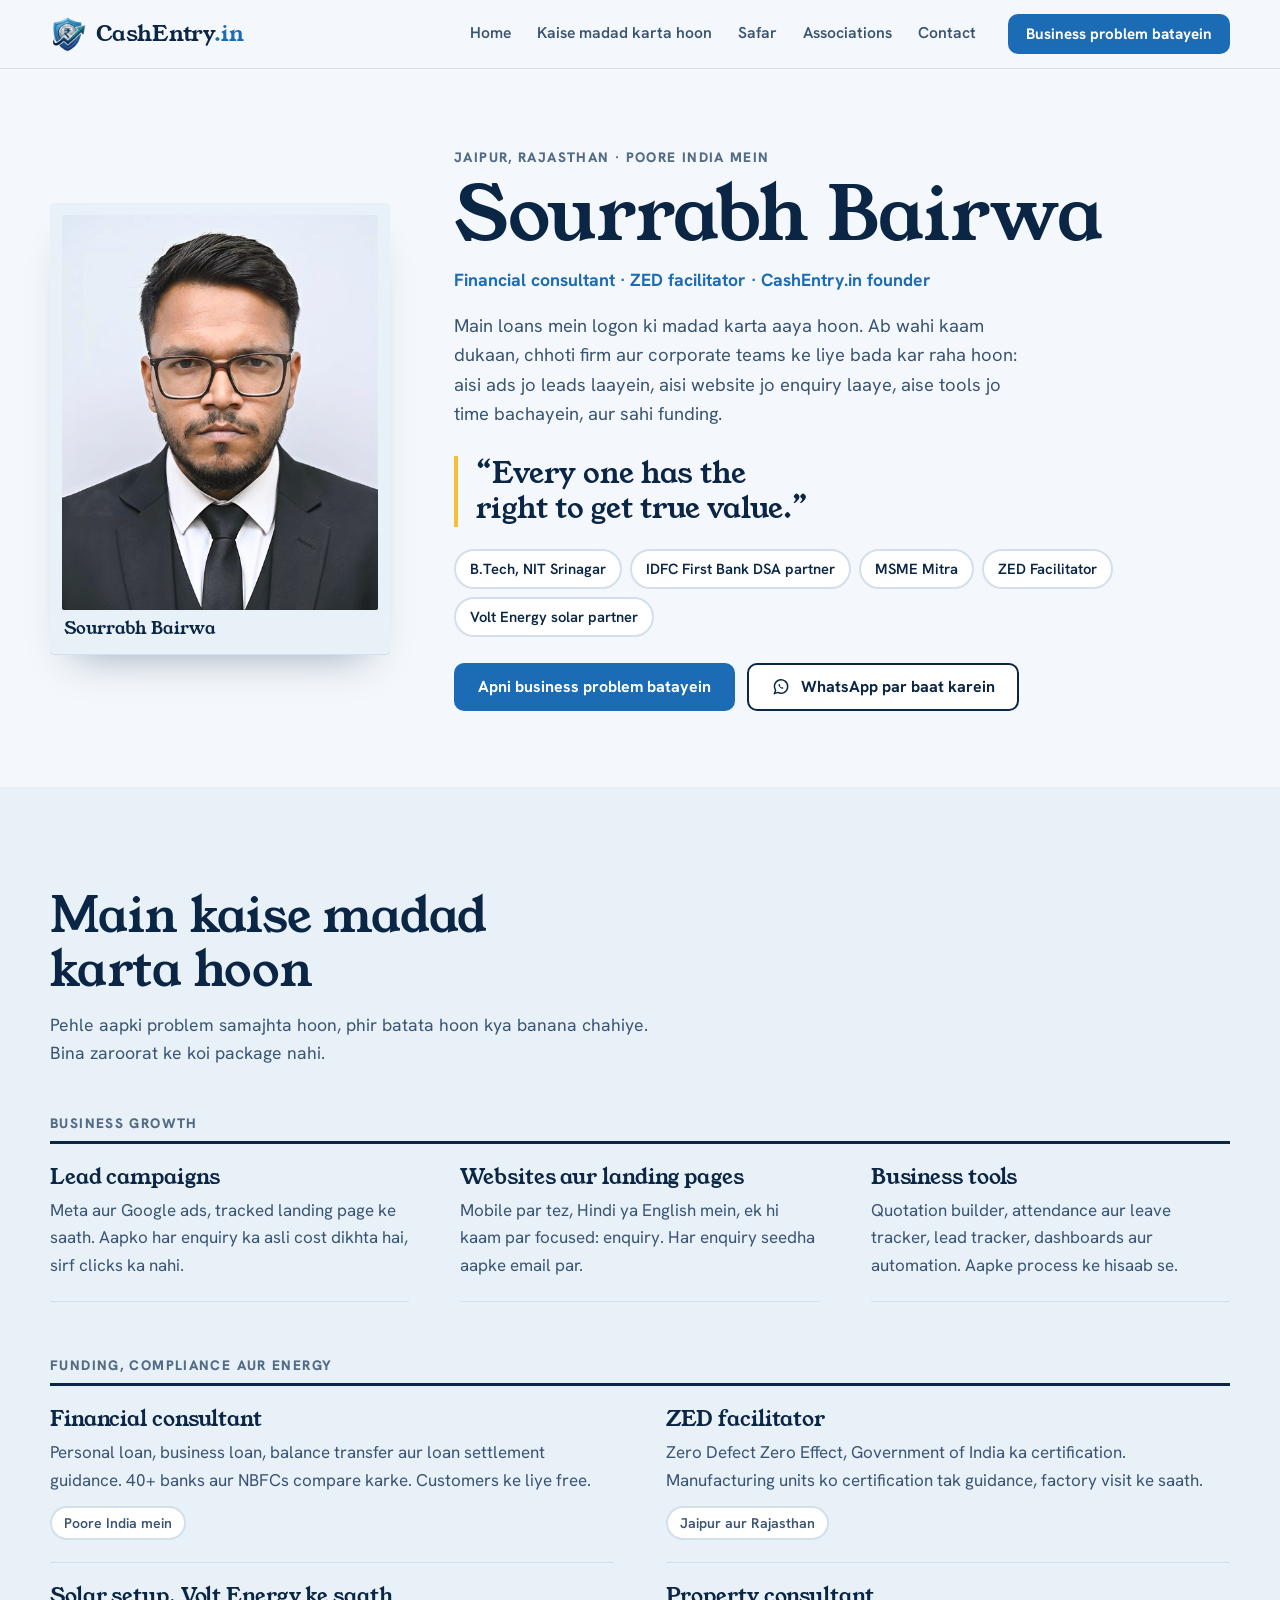
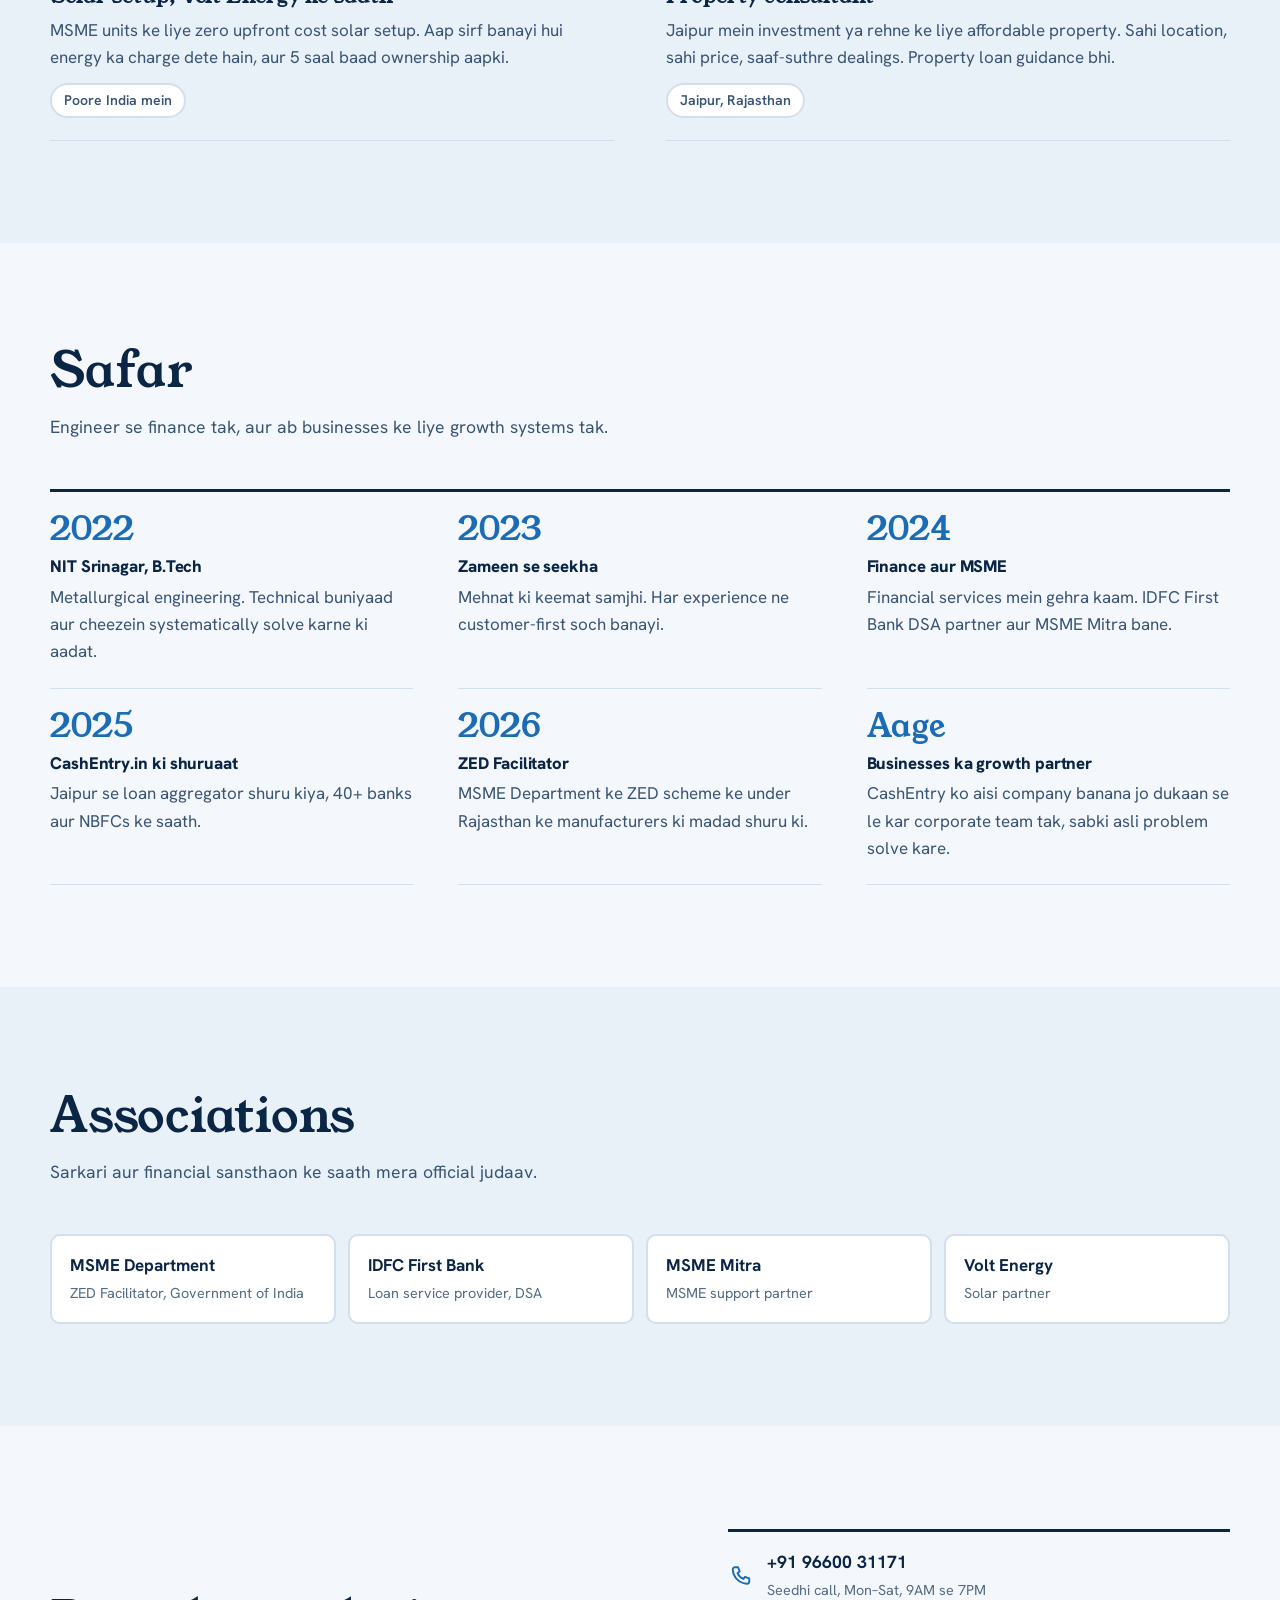
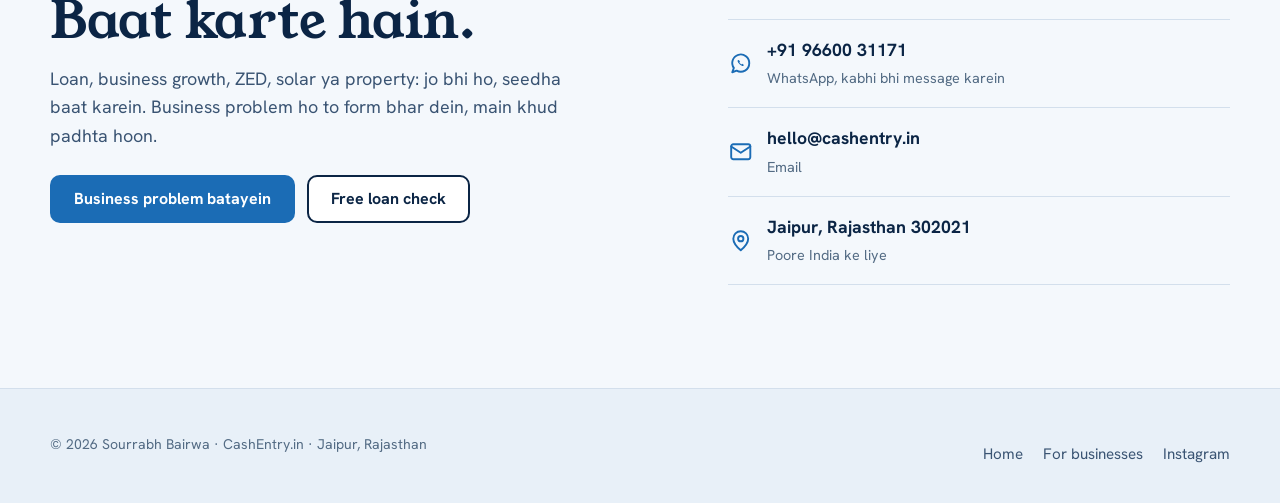
<file: myabout.html>
<!DOCTYPE html>
<html lang="en-IN">
<head>
<meta charset="utf-8">
<meta name="viewport" content="width=device-width, initial-scale=1">
<title>Sourrabh Bairwa | Financial Consultant, ZED Facilitator, Business Growth | Jaipur</title>
<meta name="description" content="Sourrabh Bairwa, founder of CashEntry.in. Financial consultant, ZED facilitator and MSME Mitra in Jaipur, now helping shops, small firms and corporates with leads, websites, tools and funding.">
<meta name="robots" content="index, follow, max-image-preview:large">
<meta name="theme-color" content="#1B6CB5">
<link rel="canonical" href="https://cashentry.in/myabout.html">
<link rel="icon" type="image/png" href="favicon.png">
<link rel="apple-touch-icon" href="favicon.png">
<meta property="og:type" content="profile">
<meta property="og:url" content="https://cashentry.in/myabout.html">
<meta property="og:site_name" content="CashEntry.in">
<meta property="og:title" content="Sourrabh Bairwa | Financial Consultant, ZED Facilitator, Business Growth | Jaipur">
<meta property="og:description" content="Sourrabh Bairwa, founder of CashEntry.in. Financial consultant, ZED facilitator and MSME Mitra in Jaipur, now helping shops, small firms and corporates with leads, websites, tools and funding.">
<meta property="og:image" content="https://cashentry.in/sourabh-web.jpg">
<meta property="og:locale" content="en_IN">
<meta name="twitter:card" content="summary">
<script type="application/ld+json">
{
 "@context": "https://schema.org",
 "@type": "Person",
 "name": "Sourrabh Bairwa",
 "jobTitle": "Founder, CashEntry.in; Financial Consultant; ZED Facilitator",
 "url": "https://cashentry.in/myabout.html",
 "image": "https://cashentry.in/sourabh-web.jpg",
 "email": "hello@cashentry.in",
 "telephone": "+919660031171",
 "address": {
  "@type": "PostalAddress",
  "addressLocality": "Jaipur",
  "addressRegion": "Rajasthan",
  "addressCountry": "IN"
 },
 "worksFor": {
  "@type": "Organization",
  "name": "CashEntry.in",
  "url": "https://cashentry.in"
 },
 "alumniOf": "NIT Srinagar",
 "sameAs": [
  "https://instagram.com/thesourrabhbairwa"
 ]
}
</script>
<link rel="preconnect" href="https://fonts.googleapis.com">
<link rel="preconnect" href="https://fonts.gstatic.com" crossorigin>
<link rel="stylesheet" href="https://fonts.googleapis.com/css2?family=Hanken+Grotesk:wght@400;500;600;700;800&family=Noto+Serif+Devanagari:wght@400&family=Young+Serif&display=swap">
<style>
/* ---------------------------------------------------------------
   CashEntry.in v2
   Concept: an honest ledger. Ruled paper, a printed rate slip,
   one dark "vault" section. Everything else stays quiet.
   --------------------------------------------------------------- */
:root{
  --ink:#0B2545;          /* deep navy, body text + vault ground */
  --ink2:#3A5473;         /* secondary text */
  --ink3:#536B84;         /* tertiary, captions */
  --paper:#F4F8FC;        /* cool blue-white page */
  --paper2:#E8F0F8;       /* recessed bands */
  --white:#FFFFFF;
  --rule:#D3DFEC;
  --shield:#1B6CB5;       /* logo blue: actions, principal */
  --shield-d:#14548E;
  --arrow:#0A6F60;        /* logo teal (text-safe): savings, success */
  --arrow-m:#0A8F7A;      /* logo teal (marks) */
  --mint:#5FD8BC;         /* teal on dark */
  --amber:#D48F00;        /* interest / cost marks */
  --marigold:#F6BE3B;     /* highlighter only, never text */
  --alert:#B3261E;
  --f-display:'Young Serif','Noto Serif Devanagari',Georgia,'Times New Roman',serif;
  --f-body:'Hanken Grotesk','Noto Sans Devanagari',system-ui,-apple-system,'Segoe UI',Roboto,sans-serif;
  --gutter:clamp(16px,4vw,40px);
  --maxw:1180px;
  --r:10px;
}
*,*::before,*::after{box-sizing:border-box}
html{scroll-behavior:smooth;-webkit-text-size-adjust:100%;scroll-padding-top:84px}
body{margin:0;font-family:var(--f-body);font-size:1.0625rem;line-height:1.6;color:var(--ink);background:var(--paper);-webkit-font-smoothing:antialiased;text-rendering:optimizeLegibility}
img,svg{max-width:100%}
h1,h2,h3,h4{margin:0;font-family:var(--f-display);font-weight:400;line-height:1.12;letter-spacing:-.005em;text-wrap:balance}
p{margin:0}
ul,ol{margin:0;padding:0;list-style:none}
a{color:var(--shield);text-underline-offset:3px}
a:hover{color:var(--shield-d)}
button,input,select,textarea{font:inherit;color:inherit}
button{cursor:pointer}
.num{font-variant-numeric:tabular-nums lining-nums}
.sr{position:absolute;width:1px;height:1px;overflow:hidden;clip:rect(0 0 0 0);white-space:nowrap}
:focus-visible{outline:3px solid var(--marigold);outline-offset:2px;border-radius:4px}
.skip{position:absolute;left:12px;top:-60px;background:var(--ink);color:#fff;padding:10px 16px;border-radius:8px;z-index:200}
.skip:focus{top:12px}
.wrap{width:min(var(--maxw),100% - 2*var(--gutter));margin-inline:auto}
.section{padding-block:clamp(56px,8vw,104px)}
.band{background:var(--paper2)}
.ico{width:1.25em;height:1.25em;flex:none;stroke:currentColor;fill:none;stroke-width:1.8;stroke-linecap:round;stroke-linejoin:round}
.ico.fill{fill:currentColor;stroke:none}

/* section heads */
.head{max-width:44rem;margin-bottom:clamp(28px,4vw,48px)}
.head h2{font-size:clamp(1.9rem,1.2rem + 2.6vw,3rem)}
.head p{margin-top:14px;color:var(--ink2);font-size:1.1rem;max-width:38rem}

/* buttons */
.btn{display:inline-flex;align-items:center;justify-content:center;gap:10px;min-height:48px;padding:12px 22px;border-radius:var(--r);border:2px solid transparent;font-weight:700;font-size:1rem;line-height:1.2;text-decoration:none;text-align:center;transition:background-color .15s,border-color .15s,color .15s,transform .15s}
.btn-primary{background:var(--shield);color:#fff}
.btn-primary:hover{background:var(--shield-d);color:#fff}
.btn-ghost{background:var(--white);color:var(--ink);border-color:var(--ink)}
.btn-ghost:hover{background:var(--ink);color:#fff}
.btn-wa{background:#0F7A4A;color:#fff}
.btn-wa:hover{background:#0B6039;color:#fff}
.btn-sm{min-height:40px;padding:8px 16px;font-size:.95rem}
.btn-block{width:100%}
.btn[disabled]{opacity:.6;cursor:not-allowed}
.textlink{font-weight:700}

/* ---------- nav ---------- */
.nav{position:sticky;top:0;z-index:60;background:rgba(244,248,252,.94);backdrop-filter:saturate(1.4) blur(10px);-webkit-backdrop-filter:saturate(1.4) blur(10px);border-bottom:1px solid var(--rule)}
.nav .wrap{display:flex;align-items:center;gap:28px;min-height:68px}
.brand{display:inline-flex;align-items:center;gap:10px;text-decoration:none;color:var(--ink);font-family:var(--f-display);font-size:1.4rem;letter-spacing:-.01em}
.brand img{width:36px;height:36px;object-fit:contain}
.brand b{font-weight:400;color:var(--shield)}
.nav-links{display:flex;gap:26px;margin-left:auto}
.nav-links a{color:var(--ink2);text-decoration:none;font-weight:600;font-size:.98rem;padding:6px 0;border-bottom:2px solid transparent}
.nav-links a:hover{color:var(--ink);border-bottom-color:var(--marigold)}
.nav .btn{margin-left:4px}
.menu-btn{display:none;margin-left:auto;background:none;border:2px solid var(--ink);border-radius:8px;width:44px;height:44px;align-items:center;justify-content:center}
.mnav{display:none;border-top:1px solid var(--rule);background:var(--paper);padding:8px var(--gutter) 20px}
.mnav a{display:block;padding:14px 0;border-bottom:1px solid var(--rule);color:var(--ink);text-decoration:none;font-weight:600}
.mnav a.btn{display:flex;margin-top:16px;width:100%;padding:12px 22px;border-bottom:2px solid transparent;font-weight:700}
.mnav a.btn-primary{color:#fff}
.mnav.open{display:block}

/* ---------- hero ---------- */
.hero{position:relative;padding-block:clamp(36px,6vw,80px) clamp(56px,7vw,96px);overflow:hidden;
  background:
    repeating-linear-gradient(to bottom,transparent 0,transparent 39px,rgba(27,108,181,.085) 39px,rgba(27,108,181,.085) 40px),
    var(--paper)}
.hero::before{content:"";position:absolute;top:0;bottom:0;left:calc(max(var(--gutter),(100% - var(--maxw))/2) - 16px);width:1px;background:rgba(27,108,181,.22)}
.hero-grid{position:relative;display:grid;grid-template-columns:minmax(0,1.02fr) minmax(0,.98fr);gap:clamp(32px,5vw,72px);align-items:start}
.hero h1{font-size:clamp(2.55rem,1.15rem + 4.9vw,4.6rem);line-height:1.03;letter-spacing:-.015em}
.hero .hi{margin-top:18px;font-size:1.3rem;color:var(--ink2);font-family:var(--f-display)}
.hero .lede{margin-top:20px;max-width:32rem;font-size:1.15rem;color:var(--ink2)}
.hero-cta{display:flex;flex-wrap:wrap;gap:12px;margin-top:28px}
.assure{display:flex;flex-wrap:wrap;gap:10px 28px;margin-top:30px;padding-top:22px;border-top:2px solid var(--ink)}
.assure li{display:flex;align-items:center;gap:9px;font-weight:600;font-size:.98rem}
.assure .ico{color:var(--arrow);width:1.3em;height:1.3em}

/* ---------- the slip ---------- */
.slipwrap{position:relative;filter:drop-shadow(0 22px 26px rgba(11,37,69,.16)) drop-shadow(0 2px 3px rgba(11,37,69,.10));margin-bottom:12px}
.slip{position:relative;background:var(--white);padding:26px clamp(18px,3vw,32px) 30px;border-radius:6px 6px 0 0}
.slip::after{content:"";position:absolute;left:0;right:0;top:calc(100% - 1px);height:9px;
  background:
    linear-gradient(135deg,var(--white) 4.5px,transparent 0) 0 0/12px 9px repeat-x,
    linear-gradient(225deg,var(--white) 4.5px,transparent 0) 0 0/12px 9px repeat-x}
.slip-head{display:flex;align-items:flex-start;justify-content:space-between;gap:16px;margin-bottom:6px}
.slip-head h2{font-size:1.55rem}
.slip-head .sub{font-size:.92rem;color:var(--ink3);margin-top:4px}
.seg{display:inline-flex;border:2px solid var(--ink);border-radius:9px;overflow:hidden;flex:none}
.seg button{border:0;background:transparent;padding:7px 12px;font-weight:700;font-size:.9rem;color:var(--ink)}
.seg button[aria-pressed="true"]{background:var(--ink);color:#fff}
.lines{margin-top:14px;display:grid;gap:14px}
.line .top{display:flex;align-items:baseline;gap:10px}
.line label,.line .lbl{font-weight:600;font-size:.98rem}
.line .lead{flex:1;border-bottom:2px dotted var(--rule);transform:translateY(-4px);min-width:12px}
.line output{font-weight:800;font-size:1.05rem}
.total{margin-top:20px;padding-top:14px;border-top:4px double var(--ink)}
.total .k{font-weight:600;color:var(--ink2);font-size:.98rem}
.total .big{display:flex;align-items:baseline;flex-wrap:wrap;gap:8px 12px;margin-top:2px}
.total .amt{font-family:var(--f-display);font-size:clamp(2.6rem,2rem + 2.4vw,3.6rem);line-height:1.05;background:linear-gradient(transparent 64%,var(--marigold) 64%,var(--marigold) 90%,transparent 90%)}
.total .per{font-weight:600;color:var(--ink2)}
.pair{display:flex;flex-wrap:wrap;gap:6px 26px;margin-top:10px;font-size:.98rem;color:var(--ink2)}
.pair b{color:var(--ink)}
.fine{margin-top:12px;font-size:.86rem;color:var(--ink3);line-height:1.5}
.slip .btn{margin-top:18px}
.printing .slip{animation:print .7s cubic-bezier(.2,.7,.2,1) both}
@keyframes print{from{clip-path:inset(0 0 58% 0);transform:translateY(-10px)}to{clip-path:inset(0 0 -20px 0);transform:none}}

/* range sliders */
.range{--p:50%;-webkit-appearance:none;appearance:none;width:100%;height:30px;background:transparent;margin:2px 0 0;cursor:pointer;display:block}
.range::-webkit-slider-runnable-track{height:6px;border-radius:3px;background:linear-gradient(to right,var(--shield) var(--p),var(--rule) var(--p))}
.range::-moz-range-track{height:6px;border-radius:3px;background:var(--rule)}
.range::-moz-range-progress{height:6px;border-radius:3px;background:var(--shield)}
.range::-webkit-slider-thumb{-webkit-appearance:none;width:24px;height:24px;border-radius:50%;background:#fff;border:3px solid var(--shield);margin-top:-9px;box-shadow:0 1px 4px rgba(11,37,69,.35)}
.range::-moz-range-thumb{width:18px;height:18px;border-radius:50%;background:#fff;border:3px solid var(--shield);box-shadow:0 1px 4px rgba(11,37,69,.35)}
.range:focus-visible{outline:none}
.range:focus-visible::-webkit-slider-thumb{outline:3px solid var(--marigold);outline-offset:2px}
.range:focus-visible::-moz-range-thumb{outline:3px solid var(--marigold);outline-offset:2px}

/* ---------- application steps (inside the slip) ---------- */
.pane[hidden]{display:none}
.prog{display:flex;gap:6px;margin:0 0 16px}
.prog i{flex:1;height:5px;border-radius:3px;background:var(--rule)}
.prog i.on{background:var(--shield)}
.pane h3{font-size:1.45rem;outline:none}
.pane .hint{color:var(--ink2);font-size:.98rem;margin-top:6px}
.fields{display:grid;gap:16px;margin-top:18px}
.f label,.f .flabel{display:block;font-weight:700;font-size:.95rem;margin-bottom:6px}
.f input[type=text],.f input[type=tel],.f input[type=email],.f select,.f textarea{width:100%;min-height:48px;padding:10px 14px;background:var(--white);border:2px solid var(--rule);border-radius:var(--r);font-size:1rem}
.f select{appearance:none;-webkit-appearance:none;background-image:url("data:image/svg+xml,%3Csvg xmlns='http://www.w3.org/2000/svg' width='14' height='9' viewBox='0 0 14 9'%3E%3Cpath d='M1 1l6 6 6-6' fill='none' stroke='%230B2545' stroke-width='2' stroke-linecap='round' stroke-linejoin='round'/%3E%3C/svg%3E");background-repeat:no-repeat;background-position:right 14px center;padding-right:40px}
.f input:hover,.f select:hover,.f textarea:hover{border-color:#B5C7DB}
.f input:focus,.f select:focus,.f textarea:focus{outline:none;border-color:var(--shield);box-shadow:0 0 0 3px rgba(27,108,181,.2)}
.f.bad input,.f.bad select,.f.bad textarea{border-color:var(--alert)}
.f textarea{display:block;min-height:112px;line-height:1.5;resize:vertical}
.f .opt{font-weight:500;color:var(--ink3)}
.f .err{display:none;margin-top:6px;color:var(--alert);font-weight:600;font-size:.9rem}
.f.bad .err{display:block}
.two{display:grid;grid-template-columns:1fr 1fr;gap:14px}
.mob{display:flex}
.mob span{display:flex;align-items:center;padding:0 12px;border:2px solid var(--rule);border-right:0;border-radius:var(--r) 0 0 var(--r);background:var(--paper);font-weight:700;color:var(--ink2)}
.mob input{border-radius:0 var(--r) var(--r) 0 !important}
.choices{display:grid;grid-template-columns:1fr 1fr;gap:10px}
.choice{position:relative}
.choice input{position:absolute;opacity:0;inset:0;width:100%;height:100%;margin:0;cursor:pointer}
.choice span{display:flex;flex-direction:column;justify-content:center;min-height:56px;padding:10px 14px;border:2px solid var(--rule);border-radius:var(--r);background:var(--white);font-weight:700;line-height:1.25;transition:border-color .12s,background-color .12s}
.choice small{font-weight:500;color:var(--ink3);font-size:.82rem}
.choice input:hover+span{border-color:#B5C7DB}
.choice input:checked+span{border-color:var(--shield);background:#EAF3FB;box-shadow:inset 0 0 0 1px var(--shield)}
.choice input:focus-visible+span{outline:3px solid var(--marigold);outline-offset:2px}
.vaultnote{margin-top:16px;padding:12px 14px;background:var(--paper);border-left:4px solid var(--arrow-m);font-size:.9rem;color:var(--ink2);line-height:1.5}
.vaultnote b{color:var(--ink)}
.consent{display:flex;gap:12px;align-items:flex-start;margin-top:16px;font-size:.92rem;color:var(--ink2);line-height:1.5}
.consent input{width:22px;height:22px;margin:1px 0 0;flex:none;accent-color:var(--shield)}
.consent.bad{color:var(--alert)}
.actions{display:flex;gap:10px;margin-top:20px}
.actions .btn-back{flex:none}
.actions .btn-primary{flex:1}
.formerr{margin-top:12px;padding:12px 14px;background:#FCEDEC;border:2px solid var(--alert);border-radius:var(--r);color:#7A1913;font-weight:600;font-size:.95rem}
.done h3{color:var(--arrow)}
.done ul{margin-top:16px;display:grid;gap:10px}
.done li{display:flex;gap:10px;align-items:flex-start}
.done li .ico{color:var(--arrow);margin-top:3px}
.hp{position:absolute;left:-9999px;width:1px;height:1px;overflow:hidden}

/* ---------- rate board ---------- */
.board{border-top:3px solid var(--ink)}
.lrow{display:grid;grid-template-columns:minmax(0,1.5fr) minmax(0,.7fr) minmax(0,.8fr) 172px;gap:14px 32px;align-items:center;padding:28px 0;border-bottom:1px solid var(--rule)}
.lrow h3{font-size:1.65rem}
.lrow>.btn{width:100%}
.lrow .what{margin-top:6px;color:var(--ink2);max-width:34rem}
.ticks{display:flex;flex-wrap:wrap;gap:4px 18px;margin-top:12px;font-size:.92rem;color:var(--ink2)}
.ticks li{display:flex;align-items:center;gap:7px}
.ticks li::before{content:"";width:6px;height:6px;border-radius:50%;background:var(--arrow-m)}
.fig .v{font-family:var(--f-display);font-size:2rem;line-height:1.1;display:block}
.fig .l{font-size:.9rem;color:var(--ink3);margin-top:2px;display:block}
.flexbar{display:grid;gap:6px;min-width:0}
.flexbar .bar{display:flex;gap:2px;height:16px}
.flexbar .bar i{display:block;height:100%}
.flexbar .bar i:first-child{background:var(--shield);border-radius:4px 0 0 4px}
.flexbar .bar i:last-child{background:var(--paper2);border:1px solid var(--rule);border-radius:0 4px 4px 0}
.flexbar .cap{font-size:.86rem;color:var(--ink2);line-height:1.4}
.flexbar .cap b{color:var(--ink)}
.note{margin-top:18px;font-size:.9rem;color:var(--ink3);max-width:46rem}

/* ---------- process ---------- */
.steps{display:grid;grid-template-columns:repeat(4,minmax(0,1fr));gap:28px}
.steps li{padding-top:18px;border-top:3px solid var(--ink);position:relative}
.steps .n{font-family:var(--f-display);font-size:2.6rem;line-height:1;color:var(--shield)}
.steps h3{font-size:1.25rem;margin-top:12px}
.steps p{margin-top:8px;color:var(--ink2);font-size:1rem}

/* ---------- calculators ---------- */
.tabs{display:flex;gap:6px;border-bottom:2px solid var(--ink);overflow-x:auto;scrollbar-width:thin;-webkit-overflow-scrolling:touch}
.tabs button{flex:none;border:2px solid transparent;border-bottom:0;background:transparent;padding:12px 18px;font-weight:700;font-size:1rem;border-radius:10px 10px 0 0;color:var(--ink2);white-space:nowrap;margin-bottom:-2px}
.tabs button:hover{color:var(--ink)}
.tabs button[aria-selected="true"]{background:var(--white);border-color:var(--ink);color:var(--ink);position:relative}
.tabs button[aria-selected="true"]::after{content:"";position:absolute;left:0;right:0;bottom:-2px;height:2px;background:var(--white)}
.calc{background:var(--white);border:2px solid var(--ink);border-top:0;border-radius:0 0 12px 12px;padding:clamp(20px,3vw,36px)}
.calc[hidden]{display:none}
.calc-grid{display:grid;grid-template-columns:minmax(0,1fr) minmax(0,1fr);gap:clamp(24px,4vw,56px);align-items:start}
.calc h3{font-size:1.6rem}
.calc .formula{margin-top:8px;color:var(--ink3);font-size:.92rem}
.cfields{display:grid;gap:18px;margin-top:20px}
.cf .top{display:flex;align-items:center;gap:10px;margin-bottom:2px}
.cf label{font-weight:600;font-size:.98rem;flex:1}
.cf .numbox{display:flex;align-items:center;gap:4px;border:2px solid var(--rule);border-radius:8px;padding:0 10px;background:var(--white);min-height:40px}
.cf .numbox:focus-within{border-color:var(--shield);box-shadow:0 0 0 3px rgba(27,108,181,.2)}
.cf .numbox input{align-self:stretch;border:0;outline:none;width:9ch;text-align:right;font-weight:800;font-size:1rem;background:transparent;min-width:0}
.cf .numbox span{color:var(--ink3);font-weight:600;font-size:.9rem}
.cf .limits{display:flex;justify-content:space-between;color:var(--ink3);font-size:.8rem}
.chips{display:flex;gap:8px;flex-wrap:wrap}
.chips button{border:2px solid var(--rule);background:var(--white);border-radius:999px;padding:8px 16px;font-weight:700;min-height:40px}
.chips button[aria-pressed="true"]{background:var(--ink);border-color:var(--ink);color:#fff}
.res{background:var(--paper);border-radius:8px 8px 0 0;padding:clamp(18px,2.6vw,28px);position:relative;filter:drop-shadow(0 10px 14px rgba(11,37,69,.10))}
.res::after{content:"";position:absolute;left:0;right:0;top:calc(100% - 1px);height:9px;background:linear-gradient(135deg,var(--paper) 4.5px,transparent 0) 0 0/12px 9px repeat-x,linear-gradient(225deg,var(--paper) 4.5px,transparent 0) 0 0/12px 9px repeat-x}
.res .rk{font-weight:600;color:var(--ink2);font-size:.98rem}
.res .rbig{font-family:var(--f-display);font-size:clamp(2.2rem,1.8rem + 2vw,3.2rem);line-height:1.08;margin-top:2px;display:inline-block;background:linear-gradient(transparent 64%,var(--marigold) 64%,var(--marigold) 90%,transparent 90%)}
.res .rbig.good{background:linear-gradient(transparent 64%,rgba(95,216,188,.7) 64%,rgba(95,216,188,.7) 90%,transparent 90%)}
.rrows{margin-top:16px;display:grid;gap:9px}
.rrow{display:flex;align-items:baseline;gap:10px;font-size:1rem}
.rrow .lead{flex:1;border-bottom:2px dotted #C3D3E4;transform:translateY(-4px);min-width:10px}
.rrow b{font-weight:800}
.rrow.tot{padding-top:10px;border-top:2px solid var(--ink);margin-top:2px}
.verdict{margin-top:14px;padding:10px 14px;border-left:4px solid var(--shield);background:var(--white);font-weight:600;font-size:.96rem;line-height:1.5}
.verdict.good{border-left-color:var(--arrow-m)}
.verdict.warn{border-left-color:var(--amber)}
.verdict.bad{border-left-color:var(--alert)}
.res .btn{margin-top:16px}
/* bars */
.viz{margin-top:18px}
.viz .cap{font-size:.86rem;color:var(--ink2);font-weight:600;margin-bottom:6px}
.stack{display:flex;gap:2px;height:16px}
.stack i{display:block;min-width:3px}
.stack i:first-child{border-radius:4px 0 0 4px}
.stack i:last-child{border-radius:0 4px 4px 0}
.stack i:only-child{border-radius:4px}
.c-blue{background:var(--shield)}
.c-amber{background:var(--amber)}
.c-teal{background:var(--arrow-m)}
.legend{display:flex;flex-wrap:wrap;gap:4px 18px;margin-top:8px;font-size:.88rem;color:var(--ink2)}
.legend span{display:inline-flex;align-items:center;gap:7px}
.legend span::before{content:"";width:10px;height:10px;border-radius:3px;background:var(--c,var(--shield))}
.meter{position:relative;height:16px;background:var(--paper2);border-radius:4px;margin-top:22px}
.meter .fill{position:absolute;left:0;top:0;bottom:0;border-radius:4px;background:var(--shield)}
.meter .lim{position:absolute;top:-6px;bottom:-6px;width:2px;background:var(--ink)}
.meter .limlab{position:absolute;top:-24px;transform:translateX(-50%);font-size:.78rem;font-weight:700;white-space:nowrap}
.scale{display:flex;justify-content:space-between;font-size:.8rem;color:var(--ink3);margin-top:6px}
.lender{width:100%;border-collapse:collapse;margin-top:14px;font-size:.95rem}
.lender th,.lender td{text-align:left;padding:9px 8px;border-bottom:1px solid var(--rule)}
.lender th{font-size:.85rem;color:var(--ink3);font-weight:700}
.lender td:last-child,.lender th:last-child{text-align:right}
.lender tr.best td{font-weight:800}
.tblwrap{overflow-x:auto}
details.table{margin-top:16px;border-top:1px solid var(--rule);padding-top:12px}
details.table summary{cursor:pointer;font-weight:700;color:var(--shield)}
details.table table{width:100%;border-collapse:collapse;margin-top:10px;font-size:.9rem}
details.table th,details.table td{padding:6px 8px;text-align:right;border-bottom:1px solid var(--rule)}
details.table th:first-child,details.table td:first-child{text-align:left}
details.table th{color:var(--ink3);font-weight:700;position:sticky;top:0;background:var(--paper)}
.scroll{max-height:280px;overflow:auto}

/* ---------- vault (the dark section) ---------- */
.vault{background:var(--ink);color:#EAF2FA;position:relative}
.vault .head h2{color:#fff}
.vault .head p{color:#B9CCE0}
.vault a{color:var(--mint)}
.flow{display:grid;grid-template-columns:minmax(0,1fr) auto minmax(0,1fr) auto minmax(0,1fr);gap:0;align-items:stretch;margin-bottom:clamp(36px,5vw,60px)}
.node{border:2px solid #34527A;border-radius:10px;padding:20px;background:#0F2E55}
.node h3{font-size:1.25rem;color:#fff}
.node p{margin-top:8px;color:#B9CCE0;font-size:.96rem}
.node.core{border-color:var(--mint);background:#0D3A4A}
.node.core h3{color:var(--mint)}
.link{align-self:center;width:clamp(28px,4vw,56px);height:2px;background:repeating-linear-gradient(90deg,var(--mint) 0 6px,transparent 6px 10px)}
.nolink{margin-top:14px;padding:12px 14px;border:2px dashed #7E5A5A;border-radius:10px;color:#F2C6C2;font-size:.92rem;line-height:1.5}
.nolink b{color:#fff}
.rights{display:grid;grid-template-columns:repeat(4,minmax(0,1fr));gap:0;border-top:2px solid #34527A}
.right{padding:22px 22px 4px 0;border-right:1px solid #34527A;padding-left:22px}
.right:first-child{padding-left:0}
.right:last-child{border-right:0}
.right h3{font-size:1.15rem;color:#fff}
.right p{margin-top:6px;color:#B9CCE0;font-size:.94rem;min-height:3.9em}
.right a{display:inline-block;margin-top:10px;font-weight:700;padding:6px 0}
.rights-title{margin:0 0 6px;font-size:1.5rem;color:#fff}
.vault-cta{margin-top:30px}

/* ---------- for businesses: problems we solve ---------- */
.segs{display:grid;grid-template-columns:repeat(3,minmax(0,1fr));gap:clamp(28px,3.5vw,56px)}
.seg-h{font-family:var(--f-body);font-weight:800;font-size:.86rem;letter-spacing:.1em;text-transform:uppercase;color:var(--ink3);padding-bottom:10px}
.prob{border-top:3px solid var(--ink)}
.prob li{display:flex;flex-direction:column;align-items:flex-start;padding:22px 0;border-bottom:1px solid var(--rule)}
.prob h4{font-size:1.22rem;line-height:1.28}
.prob p{margin-top:8px;color:var(--ink2)}
.prob .btn{margin-top:14px}
.ask{margin-top:clamp(36px,5vw,64px);display:grid;grid-template-columns:minmax(0,.8fr) minmax(0,1.2fr);gap:clamp(24px,4vw,56px);align-items:start;background:var(--white);border:2px solid var(--ink);border-radius:12px;padding:clamp(22px,3.5vw,40px)}
.ask h3{font-size:clamp(1.5rem,1.1rem + 1.4vw,2.1rem)}
.ask>div:first-child p{margin-top:12px;color:var(--ink2);max-width:28rem}
.ex{display:flex;flex-wrap:wrap;gap:8px;margin-top:12px}
.ex button{min-height:40px;padding:8px 14px;border:2px solid var(--rule);border-radius:999px;background:var(--paper);font-size:.95rem;font-weight:600;color:var(--ink2);transition:border-color .12s,color .12s}
.ex button:hover{border-color:var(--shield);color:var(--ink)}
.ask-actions{display:flex;flex-wrap:wrap;gap:10px;margin-top:18px}
.topic{margin:0;padding:10px 14px;background:var(--paper);border-left:4px solid var(--marigold);color:var(--ink2);font-size:.95rem}
.topic b{color:var(--ink)}
#d-biz .fields{margin-top:16px}
#bizDone ul{margin-top:16px;display:grid;gap:10px;list-style:none;padding-left:0}
#bizDone li{display:flex;gap:10px;align-items:flex-start;margin-top:0}
#bizDone li .ico{color:var(--arrow);margin-top:3px}
#bizDone h2{color:var(--arrow);outline:none}
.nudge{position:fixed;right:20px;bottom:20px;z-index:80;width:min(340px,100% - 32px);background:var(--white);border:2px solid var(--ink);border-radius:12px;padding:16px 48px 16px 16px;box-shadow:0 18px 40px -18px rgba(11,37,69,.5);animation:nudge-in .25s ease-out}
.nudge[hidden]{display:none}
.nudge p{color:var(--ink2);font-size:.98rem;line-height:1.45}
.nudge p b{color:var(--ink)}
.nudge .btn{margin-top:12px}
.nudge .nx{position:absolute;top:4px;right:4px;width:44px;height:44px;border:0;border-radius:50%;background:none;display:flex;align-items:center;justify-content:center;color:var(--ink2)}
.nudge .nx:hover{background:var(--paper2)}
@keyframes nudge-in{from{opacity:0;transform:translateY(10px)}to{opacity:1;transform:none}}
@media (prefers-reduced-motion:reduce){.nudge{animation:none}}

/* ---------- founder ---------- */
.founder{display:grid;grid-template-columns:minmax(0,340px) minmax(0,1fr);gap:clamp(28px,5vw,72px);align-items:center}
.portrait{margin:0;position:relative;background:var(--paper2);padding:12px 12px 44px;border-radius:4px;box-shadow:0 1px 0 var(--rule),0 24px 40px -24px rgba(11,37,69,.4);max-width:340px}
.portrait img{display:block;width:100%;height:auto;aspect-ratio:4/5;object-fit:cover;object-position:center 20%;border-radius:2px;background:#dfe7f1}
.portrait figcaption{position:absolute;left:14px;right:14px;bottom:12px;font-family:var(--f-display);font-size:1.05rem}
.founder blockquote{margin:0;font-family:var(--f-display);font-size:clamp(1.6rem,1.1rem + 2vw,2.5rem);line-height:1.18;text-wrap:balance}
.founder .bio{margin-top:18px;color:var(--ink2);max-width:36rem}
.creds{display:flex;flex-wrap:wrap;gap:8px;margin-top:20px}
.creds li{padding:6px 14px;border:2px solid var(--rule);border-radius:999px;font-weight:600;font-size:.92rem;background:var(--white)}
.founder .textlink{display:inline-block;margin-top:14px;padding-block:9px}

/* ---------- guides ---------- */
.guides{display:grid;grid-template-columns:repeat(3,minmax(0,1fr));gap:0;border-top:3px solid var(--ink)}
.guide{padding:24px 28px 24px 0;border-bottom:1px solid var(--rule);display:flex;flex-direction:column;align-items:flex-start;gap:10px}
.guide+.guide{padding-left:28px;border-left:1px solid var(--rule)}
.guide .meta{font-size:.9rem;color:var(--ink3)}
.guide h3{font-size:1.4rem}
.guide p{color:var(--ink2)}
.guide button{margin-top:auto;background:none;border:0;padding:6px 0;font-weight:700;color:var(--shield);text-decoration:underline;text-underline-offset:3px}

/* ---------- faq ---------- */
.faq{max-width:52rem;border-top:3px solid var(--ink)}
.faq details{border-bottom:1px solid var(--rule)}
.faq summary{cursor:pointer;padding:20px 40px 20px 0;font-family:var(--f-display);font-size:1.25rem;list-style:none;position:relative;line-height:1.3}
.faq summary::-webkit-details-marker{display:none}
.faq summary::after{content:"+";position:absolute;right:4px;top:50%;transform:translateY(-50%);font-family:var(--f-body);font-size:1.6rem;font-weight:500;color:var(--shield)}
.faq details[open] summary::after{content:"\2212"}
.faq details p{padding:0 0 22px;color:var(--ink2);max-width:42rem}

/* ---------- final cta / contact ---------- */
.final{display:grid;grid-template-columns:minmax(0,1.1fr) minmax(0,.9fr);gap:clamp(28px,5vw,72px);align-items:center}
.final h2{font-size:clamp(2rem,1.2rem + 3vw,3.3rem)}
.final p{margin-top:14px;color:var(--ink2);font-size:1.12rem;max-width:34rem}
.final .hero-cta{margin-top:24px}
.reach{border-top:3px solid var(--ink)}
.reach li{padding:16px 0;border-bottom:1px solid var(--rule);display:flex;align-items:center;gap:14px}
.reach .ico{color:var(--shield);width:1.5em;height:1.5em}
.reach b{display:block;font-size:1.1rem}
.reach small{color:var(--ink3);font-size:.9rem}
.reach a{text-decoration:none;color:var(--ink)}
.reach a:hover b{color:var(--shield)}

/* ---------- footer ---------- */
.foot{background:var(--paper2);border-top:1px solid var(--rule);padding-block:44px 28px}
.foot-top{display:grid;grid-template-columns:minmax(0,1.4fr) minmax(0,1fr) minmax(0,1fr);gap:36px}
.foot p{color:var(--ink2);font-size:.95rem;margin-top:12px;max-width:26rem}
.foot h4{font-family:var(--f-body);font-weight:800;font-size:.95rem;margin-bottom:10px}
.foot li a,.foot li button{color:var(--ink2);text-decoration:none;font-size:.95rem;padding:9px 0;display:inline-block;background:none;border:0;text-align:left}
.foot li a:hover,.foot li button:hover{color:var(--shield);text-decoration:underline}
.foot-bottom{margin-top:34px;padding-top:18px;border-top:1px solid var(--rule);color:var(--ink3);font-size:.88rem;display:flex;flex-wrap:wrap;gap:8px 24px;justify-content:space-between}
.panel-list{columns:4 170px;column-gap:24px;margin-top:8px;color:var(--ink2);font-size:.9rem;line-height:1.9}
.panel-list li{break-inside:avoid}
.lenders{margin-top:34px;padding-top:22px;border-top:1px solid var(--rule)}
.lenders h3{font-family:var(--f-body);font-weight:800;font-size:1rem}

/* ---------- dialogs ---------- */
dialog{border:0;padding:0;background:transparent;max-width:none;max-height:none;width:100%;height:100%;overflow:auto;color:var(--ink)}
dialog:not([open]){display:none}
dialog::backdrop{background:rgba(11,37,69,.72)}
.sheet{position:relative;background:var(--white);width:min(760px,100% - 24px);margin:clamp(12px,4vh,48px) auto;border-radius:12px;padding:clamp(22px,4vw,44px)}
.sheet .x{position:absolute;top:12px;right:12px;width:44px;height:44px;border:0;border-radius:50%;background:var(--paper2);display:flex;align-items:center;justify-content:center}
.sheet .x:hover{background:var(--rule)}
.sheet h2{font-size:clamp(1.7rem,1.2rem + 1.6vw,2.4rem);padding-right:40px}
.sheet .meta{color:var(--ink3);margin-top:8px;font-size:.92rem}
.sheet h3{font-family:var(--f-body);font-weight:800;font-size:1.1rem;margin-top:26px}
.sheet p,.sheet li{margin-top:10px;color:var(--ink2);max-width:42rem}
.sheet ul{list-style:disc;padding-left:22px}
.sheet .callout{margin-top:20px;padding:14px 18px;background:var(--paper);border-left:4px solid var(--shield);color:var(--ink);font-weight:600;max-width:none}
.sheet .callout.gold{border-left-color:var(--marigold)}
.sheet .callout.good{border-left-color:var(--arrow-m)}
.sheet .end{margin-top:28px;padding-top:20px;border-top:1px solid var(--rule);display:flex;flex-wrap:wrap;gap:10px}
.sheet table{border-collapse:collapse;margin-top:12px;width:100%;font-size:.98rem}
.sheet td,.sheet th{padding:8px 10px;border-bottom:1px solid var(--rule);text-align:left}
.sheet th{color:var(--ink3);font-size:.88rem}

/* ---------- mobile dock ---------- */
.dock{display:none;position:fixed;left:0;right:0;bottom:0;z-index:70;background:var(--white);border-top:2px solid var(--ink);padding:10px var(--gutter) calc(10px + env(safe-area-inset-bottom,0px));gap:10px}
.dock .btn{flex:1;min-height:46px;padding:10px 12px}
.dock[hidden]{display:none}

/* ---------- responsive ---------- */
@media (max-width:1020px){
  .lrow{grid-template-columns:minmax(0,1fr) minmax(0,1fr);gap:18px 24px}
  .lrow>div:first-child{grid-column:1/-1}
  .lrow .btn{grid-column:1/-1;justify-self:start}
  .steps{grid-template-columns:repeat(2,minmax(0,1fr))}
  .rights{grid-template-columns:repeat(2,minmax(0,1fr))}
  .right:nth-child(2){border-right:0}
  .right:nth-child(3){padding-left:0;border-top:1px solid #34527A;margin-top:22px}
  .right:nth-child(4){border-top:1px solid #34527A;margin-top:22px}
  .right:nth-child(3),.right:nth-child(4){padding-top:22px}
  .guides{grid-template-columns:1fr}
  .segs{grid-template-columns:minmax(0,1fr);gap:36px}
  .guide,.guide+.guide{padding:22px 0;border-left:0}
}
@media (max-width:900px){
  .nav-links,.nav>.wrap>.btn{display:none}
  .menu-btn{display:inline-flex}
  .hero-grid,.calc-grid,.ask,.founder,.final{grid-template-columns:minmax(0,1fr)}
  .hero::before{display:none}
  .portrait{max-width:280px}
  .flow{grid-template-columns:1fr}
  .link{width:2px;height:28px;margin-inline:auto;background:repeating-linear-gradient(180deg,var(--mint) 0 6px,transparent 6px 10px)}
  .foot-top{grid-template-columns:1fr 1fr}
  .foot-top>div:first-child{grid-column:1/-1}
}
@media (max-width:720px){
  .dock{display:flex}
  .nudge{right:16px;left:16px;width:auto;bottom:calc(84px + env(safe-area-inset-bottom,0px))}
  body{padding-bottom:72px}
  .two{grid-template-columns:1fr}
  .steps{grid-template-columns:1fr}
  .tabs button{padding:12px 14px}
  .rights{grid-template-columns:1fr}
  .right,.right:first-child,.right:nth-child(3),.right:nth-child(4){padding:20px 0 6px;border-right:0;border-top:1px solid #34527A;margin-top:0}
  .right p{min-height:0}
  .choices{grid-template-columns:1fr 1fr}
  .slip-head{flex-direction:column}
}
@media (max-width:420px){
  .choices{grid-template-columns:1fr}
  .hero-cta .btn{width:100%}
  .foot-top{grid-template-columns:1fr}
}
@media (prefers-reduced-motion:reduce){
  html{scroll-behavior:auto}
  *,*::before,*::after{animation:none !important;transition:none !important}
}

/* ---------- about page ---------- */
.a-hero{padding-block:clamp(36px,6vw,84px) clamp(48px,6vw,88px)}
.a-eyebrow{font-weight:800;font-size:.86rem;letter-spacing:.1em;text-transform:uppercase;color:var(--ink3)}
.a-hero h1{margin-top:10px;font-size:clamp(2.6rem,1.4rem + 4.8vw,4.6rem);line-height:1.03}
.a-role{margin-top:12px;font-weight:700;color:var(--shield);font-size:1.1rem}
.a-hero .a-lead{margin-top:18px;color:var(--ink2);font-size:1.15rem;max-width:36rem}
.a-hero blockquote{margin:26px 0 0;padding-left:18px;border-left:4px solid var(--marigold);font-family:var(--f-display);font-size:clamp(1.3rem,1rem + 1.2vw,1.8rem);line-height:1.25;max-width:32rem}
.a-hero .creds{margin-top:22px}
.a-hero .hero-cta{margin-top:26px}
.grp+.grp{margin-top:clamp(36px,5vw,56px)}
.svcs{display:grid;grid-template-columns:repeat(2,minmax(0,1fr));gap:0 clamp(28px,4vw,64px);border-top:3px solid var(--ink)}
.svcs.three{grid-template-columns:repeat(3,minmax(0,1fr))}
.svc{padding:22px 0;border-bottom:1px solid var(--rule)}
.svc h4{font-size:1.3rem}
.svc p{margin-top:8px;color:var(--ink2)}
.svc .tag{display:inline-block;margin-top:12px;padding:4px 12px;border:2px solid var(--rule);border-radius:999px;font-size:.88rem;font-weight:600;color:var(--ink2);background:var(--white)}
.tl{display:grid;grid-template-columns:repeat(3,minmax(0,1fr));gap:0 clamp(24px,3.5vw,48px);border-top:3px solid var(--ink)}
.tl li{padding:22px 0;border-bottom:1px solid var(--rule)}
.tl .yr{font-family:var(--f-display);font-size:2rem;line-height:1;color:var(--shield)}
.tl h3{margin-top:10px;font-family:var(--f-body);font-weight:800;font-size:1.05rem;line-height:1.3}
.tl p{margin-top:6px;color:var(--ink2)}
.assoc{display:grid;grid-template-columns:repeat(auto-fit,minmax(230px,1fr));gap:12px}
.assoc li{padding:16px 18px;border:2px solid var(--rule);border-radius:10px;background:var(--white)}
.assoc b{display:block}
.assoc small{color:var(--ink3);font-size:.9rem}
@media (max-width:1020px){.svcs.three,.tl{grid-template-columns:repeat(2,minmax(0,1fr))}}
@media (max-width:720px){.svcs,.svcs.three,.tl{grid-template-columns:minmax(0,1fr)}}

@media (max-width:720px){.a-hero .portrait{max-width:190px;padding:8px 8px 36px}.a-hero .portrait figcaption{left:10px;bottom:9px;font-size:.95rem}}

</style>
</head>
<body id="page">
<svg width="0" height="0" style="position:absolute" aria-hidden="true" focusable="false">
  <symbol id="i-check" viewBox="0 0 24 24"><path d="M5 12.5l4.5 4.5L19 7"/></symbol>
  <symbol id="i-shield" viewBox="0 0 24 24"><path d="M12 3l7 3v5c0 4.5-3 8-7 10-4-2-7-5.5-7-10V6l7-3z"/><path d="M9 12l2.2 2.2L15.5 10"/></symbol>
  <symbol id="i-lock" viewBox="0 0 24 24"><rect x="5" y="11" width="14" height="9" rx="2"/><path d="M8 11V8a4 4 0 018 0v3"/></symbol>
  <symbol id="i-ban" viewBox="0 0 24 24"><circle cx="12" cy="12" r="9"/><path d="M5.6 5.6l12.8 12.8"/></symbol>
  <symbol id="i-wa" viewBox="0 0 24 24"><path d="M20 11.5a8 8 0 01-11.9 7L4 20l1.5-4.1A8 8 0 1120 11.5z"/><path d="M9.2 8.6c-.3.6-.2 1.6.9 3 1.1 1.4 2.3 2.2 3.4 2.4.7.1 1.3-.4 1.5-.9l-1.6-1-.8.6c-.6-.2-1.6-1.2-1.9-1.8l.6-.8-1-1.6-1.1.1z" class="fill" stroke="none" fill="currentColor"/></symbol>
  <symbol id="i-phone" viewBox="0 0 24 24"><path d="M6.5 4h3l1.5 4-2 1.5a10 10 0 005.5 5.5L16 13l4 1.5v3a2 2 0 01-2 2A14 14 0 014.5 6a2 2 0 012-2z"/></symbol>
  <symbol id="i-mail" viewBox="0 0 24 24"><rect x="3" y="5" width="18" height="14" rx="2"/><path d="M3 7l9 6 9-6"/></symbol>
  <symbol id="i-pin" viewBox="0 0 24 24"><path d="M12 21s7-6.2 7-11a7 7 0 10-14 0c0 4.8 7 11 7 11z"/><circle cx="12" cy="10" r="2.5"/></symbol>
  <symbol id="i-menu" viewBox="0 0 24 24"><path d="M4 7h16M4 12h16M4 17h16"/></symbol>
  <symbol id="i-x" viewBox="0 0 24 24"><path d="M6 6l12 12M18 6L6 18"/></symbol>
  <symbol id="i-trash" viewBox="0 0 24 24"><path d="M5 7h14M9 7V4h6v3M7 7l1 13h8l1-13"/></symbol>
  <symbol id="i-eye" viewBox="0 0 24 24"><path d="M2 12s4-7 10-7 10 7 10 7-4 7-10 7S2 12 2 12z"/><circle cx="12" cy="12" r="3"/></symbol>
  <symbol id="i-edit" viewBox="0 0 24 24"><path d="M4 20h4L19 9l-4-4L4 16v4z"/></symbol>
</svg>
<a class="skip" href="#main">Main content par jaayein</a>

<header class="nav">
  <div class="wrap">
    <a class="brand" href="index.html" aria-label="CashEntry.in home"><img src="favicon.png" alt="" width="36" height="36"><span>CashEntry<b>.in</b></span></a>
    <nav class="nav-links" aria-label="Main">
      <a href="index.html">Home</a>
      <a href="#help">Kaise madad karta hoon</a>
      <a href="#journey">Safar</a>
      <a href="#partners">Associations</a>
      <a href="#contact">Contact</a>
    </nav>
    <a class="btn btn-primary btn-sm" href="index.html#business">Business problem batayein</a>
    <button class="menu-btn" id="menuBtn" type="button" aria-expanded="false" aria-controls="mnav" aria-label="Menu kholein"><svg class="ico"><use href="#i-menu"/></svg></button>
  </div>
  <nav class="mnav" id="mnav" aria-label="Mobile">
    <a href="index.html">Home</a>
    <a href="#help">Kaise madad karta hoon</a>
    <a href="#journey">Safar</a>
    <a href="#partners">Associations</a>
    <a href="#contact">Contact</a>
    <a class="btn btn-primary" href="index.html#business">Business problem batayein</a>
  </nav>
</header>

<main id="main">
<!-- ================= HERO ================= -->
<section class="a-hero">
  <div class="wrap founder">
    <figure class="portrait">
      <img src="sourabh-web.jpg" srcset="sourabh-sm.jpg 480w, sourabh-web.jpg 900w" sizes="(max-width:900px) 280px, 340px" alt="Sourrabh Bairwa, founder of CashEntry.in" width="900" height="1125">
      <figcaption>Sourrabh Bairwa</figcaption>
    </figure>
    <div>
      <p class="a-eyebrow">Jaipur, Rajasthan · Poore India mein</p>
      <h1>Sourrabh Bairwa</h1>
      <p class="a-role">Financial consultant · ZED facilitator · CashEntry.in founder</p>
      <p class="a-lead">Main loans mein logon ki madad karta aaya hoon. Ab wahi kaam dukaan, chhoti firm aur corporate teams ke liye bada kar raha hoon: aisi ads jo leads laayein, aisi website jo enquiry laaye, aise tools jo time bachayein, aur sahi funding.</p>
      <blockquote>“Every one has the right to get true value.”</blockquote>
      <ul class="creds">
        <li>B.Tech, NIT Srinagar</li>
        <li>IDFC First Bank DSA partner</li>
        <li>MSME Mitra</li>
        <li>ZED Facilitator</li>
        <li>Volt Energy solar partner</li>
      </ul>
      <div class="hero-cta">
        <a class="btn btn-primary" href="index.html#business">Apni business problem batayein</a>
        <a class="btn btn-ghost" href="https://wa.me/919660031171?text=Hello%20Sourrabh%2C%20mujhe%20apne%20business%20ke%20baare%20mein%20baat%20karni%20hai" target="_blank" rel="noopener"><svg class="ico"><use href="#i-wa"/></svg>WhatsApp par baat karein</a>
      </div>
    </div>
  </div>
</section>

<!-- ================= WHAT I DO ================= -->
<section class="section band" id="help">
  <div class="wrap">
    <div class="head">
      <h2>Main kaise madad karta hoon</h2>
      <p>Pehle aapki problem samajhta hoon, phir batata hoon kya banana chahiye. Bina zaroorat ke koi package nahi.</p>
    </div>

    <div class="grp">
      <h3 class="seg-h">Business growth</h3>
      <div class="svcs three">
        <div class="svc"><h4>Lead campaigns</h4><p>Meta aur Google ads, tracked landing page ke saath. Aapko har enquiry ka asli cost dikhta hai, sirf clicks ka nahi.</p></div>
        <div class="svc"><h4>Websites aur landing pages</h4><p>Mobile par tez, Hindi ya English mein, ek hi kaam par focused: enquiry. Har enquiry seedha aapke email par.</p></div>
        <div class="svc"><h4>Business tools</h4><p>Quotation builder, attendance aur leave tracker, lead tracker, dashboards aur automation. Aapke process ke hisaab se.</p></div>
      </div>
    </div>

    <div class="grp">
      <h3 class="seg-h">Funding, compliance aur energy</h3>
      <div class="svcs">
        <div class="svc"><h4>Financial consultant</h4><p>Personal loan, business loan, balance transfer aur loan settlement guidance. 40+ banks aur NBFCs compare karke. Customers ke liye free.</p><span class="tag">Poore India mein</span></div>
        <div class="svc"><h4>ZED facilitator</h4><p>Zero Defect Zero Effect, Government of India ka certification. Manufacturing units ko certification tak guidance, factory visit ke saath.</p><span class="tag">Jaipur aur Rajasthan</span></div>
        <div class="svc"><h4>Solar setup, Volt Energy ke saath</h4><p>MSME units ke liye zero upfront cost solar setup. Aap sirf banayi hui energy ka charge dete hain, aur 5 saal baad ownership aapki.</p><span class="tag">Poore India mein</span></div>
        <div class="svc"><h4>Property consultant</h4><p>Jaipur mein investment ya rehne ke liye affordable property. Sahi location, sahi price, saaf-suthre dealings. Property loan guidance bhi.</p><span class="tag">Jaipur, Rajasthan</span></div>
      </div>
    </div>
  </div>
</section>

<!-- ================= JOURNEY ================= -->
<section class="section" id="journey">
  <div class="wrap">
    <div class="head">
      <h2>Safar</h2>
      <p>Engineer se finance tak, aur ab businesses ke liye growth systems tak.</p>
    </div>
    <ul class="tl">
      <li><div class="yr num">2022</div><h3>NIT Srinagar, B.Tech</h3><p>Metallurgical engineering. Technical buniyaad aur cheezein systematically solve karne ki aadat.</p></li>
      <li><div class="yr num">2023</div><h3>Zameen se seekha</h3><p>Mehnat ki keemat samjhi. Har experience ne customer-first soch banayi.</p></li>
      <li><div class="yr num">2024</div><h3>Finance aur MSME</h3><p>Financial services mein gehra kaam. IDFC First Bank DSA partner aur MSME Mitra bane.</p></li>
      <li><div class="yr num">2025</div><h3>CashEntry.in ki shuruaat</h3><p>Jaipur se loan aggregator shuru kiya, 40+ banks aur NBFCs ke saath.</p></li>
      <li><div class="yr num">2026</div><h3>ZED Facilitator</h3><p>MSME Department ke ZED scheme ke under Rajasthan ke manufacturers ki madad shuru ki.</p></li>
      <li><div class="yr">Aage</div><h3>Businesses ka growth partner</h3><p>CashEntry ko aisi company banana jo dukaan se le kar corporate team tak, sabki asli problem solve kare.</p></li>
    </ul>
  </div>
</section>

<!-- ================= ASSOCIATIONS ================= -->
<section class="section band" id="partners">
  <div class="wrap">
    <div class="head">
      <h2>Associations</h2>
      <p>Sarkari aur financial sansthaon ke saath mera official jud&#8203;aav.</p>
    </div>
    <ul class="assoc">
      <li><b>MSME Department</b><small>ZED Facilitator, Government of India</small></li>
      <li><b>IDFC First Bank</b><small>Loan service provider, DSA</small></li>
      <li><b>MSME Mitra</b><small>MSME support partner</small></li>
      <li><b>Volt Energy</b><small>Solar partner</small></li>
    </ul>
  </div>
</section>

<!-- ================= CONTACT ================= -->
<section class="section" id="contact">
  <div class="wrap final">
    <div>
      <h2>Baat karte hain.</h2>
      <p>Loan, business growth, ZED, solar ya property: jo bhi ho, seedha baat karein. Business problem ho to form bhar dein, main khud padhta hoon.</p>
      <div class="hero-cta">
        <a class="btn btn-primary" href="index.html#business">Business problem batayein</a>
        <a class="btn btn-ghost" href="index.html#apply">Free loan check</a>
      </div>
    </div>
    <ul class="reach">
      <li><svg class="ico"><use href="#i-phone"/></svg><a href="tel:+919660031171"><b class="num">+91 96600 31171</b><small>Seedhi call, Mon–Sat, 9AM se 7PM</small></a></li>
      <li><svg class="ico"><use href="#i-wa"/></svg><a href="https://wa.me/919660031171" target="_blank" rel="noopener"><b class="num">+91 96600 31171</b><small>WhatsApp, kabhi bhi message karein</small></a></li>
      <li><svg class="ico"><use href="#i-mail"/></svg><a href="mailto:hello@cashentry.in"><b>hello@cashentry.in</b><small>Email</small></a></li>
      <li><svg class="ico"><use href="#i-pin"/></svg><div><b>Jaipur, Rajasthan 302021</b><small>Poore India ke liye</small></div></li>
    </ul>
  </div>
</section>
</main>

<footer class="foot">
  <div class="wrap">
    <div class="foot-bottom" style="margin-top:0;padding-top:0;border-top:0">
      <span>© 2026 Sourrabh Bairwa · CashEntry.in · Jaipur, Rajasthan</span>
      <ul style="display:flex;flex-wrap:wrap;gap:4px 20px">
        <li><a href="index.html">Home</a></li>
        <li><a href="index.html#business">For businesses</a></li>
        <li><a href="https://instagram.com/thesourrabhbairwa" target="_blank" rel="noopener">Instagram</a></li>
      </ul>
    </div>
  </div>
</footer>

<div class="dock" id="dock">
  <a class="btn btn-primary" href="index.html#business">Business problem</a>
  <a class="btn btn-wa" href="https://wa.me/919660031171?text=Hello%20Sourrabh%2C%20mujhe%20apne%20business%20ke%20baare%20mein%20baat%20karni%20hai" target="_blank" rel="noopener"><svg class="ico"><use href="#i-wa"/></svg>WhatsApp</a>
</div>

<script>
(() => {
const b = document.getElementById('menuBtn'), m = document.getElementById('mnav');
b.addEventListener('click', () => { const o = m.classList.toggle('open'); b.setAttribute('aria-expanded', o); b.setAttribute('aria-label', o ? 'Menu band karein' : 'Menu kholein'); });
m.addEventListener('click', e => { if (e.target.closest('a')) { m.classList.remove('open'); b.setAttribute('aria-expanded', 'false'); } });
})();
</script>
</body>
</html>
</file>
